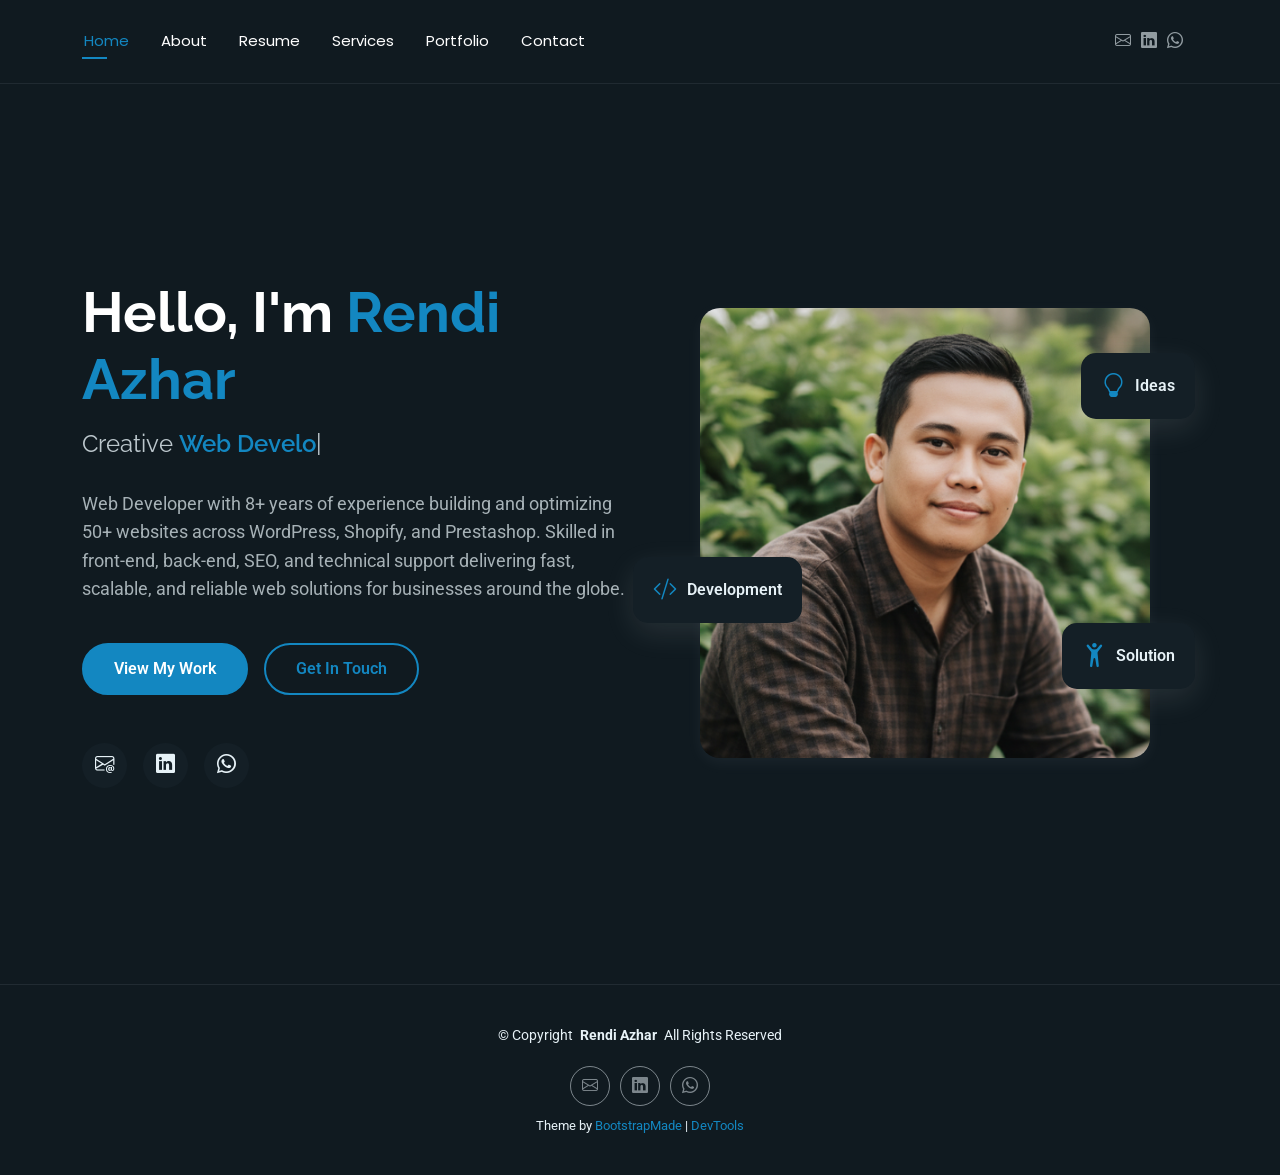
<file: index.html>
<!DOCTYPE html>
<html lang="en">

<head>
  <meta charset="utf-8">
  <meta content="width=device-width, initial-scale=1.0" name="viewport">
  <title>Rendi Azhar</title>
  <meta name="description" content="">
  <meta name="keywords" content="Rendi Azhar">

  <!-- Favicons -->
  <link href="assets/img/favicon.png" rel="icon">
  <link href="assets/img/apple-touch-icon.png" rel="apple-touch-icon">

  <!-- Fonts -->
  <link href="https://fonts.googleapis.com" rel="preconnect">
  <link href="https://fonts.gstatic.com" rel="preconnect" crossorigin>
  <link href="https://fonts.googleapis.com/css2?family=Roboto:ital,wght@0,100;0,300;0,400;0,500;0,700;0,900;1,100;1,300;1,400;1,500;1,700;1,900&family=Poppins:ital,wght@0,100;0,200;0,300;0,400;0,500;0,600;0,700;0,800;0,900;1,100;1,200;1,300;1,400;1,500;1,600;1,700;1,800;1,900&family=Raleway:ital,wght@0,100;0,200;0,300;0,400;0,500;0,600;0,700;0,800;0,900;1,100;1,200;1,300;1,400;1,500;1,600;1,700;1,800;1,900&display=swap" rel="stylesheet">

  <!-- Vendor CSS Files -->
  <link href="assets/vendor/bootstrap/css/bootstrap.min.css" rel="stylesheet">
  <link href="assets/vendor/bootstrap-icons/bootstrap-icons.css" rel="stylesheet">
  <link href="assets/vendor/aos/aos.css" rel="stylesheet">
  <link href="assets/vendor/swiper/swiper-bundle.min.css" rel="stylesheet">
  <link href="assets/vendor/glightbox/css/glightbox.min.css" rel="stylesheet">

  <!-- Main CSS File -->
  <link href="assets/css/main.css" rel="stylesheet">

  <!-- =======================================================
  * Template Name: FolioOne
  * Template URL: https://bootstrapmade.com/folioone-bootstrap-portfolio-website-template/
  * Updated: Aug 23 2025 with Bootstrap v5.3.7
  * Author: BootstrapMade.com
  * License: https://bootstrapmade.com/license/
  ======================================================== -->
</head>

<body class="index-page">

  <header id="header" class="header d-flex align-items-center light-background sticky-top">
    <div class="container position-relative d-flex align-items-center justify-content-between">

      <!-- <a href="index.html" class="logo d-flex align-items-center me-auto me-xl-0">
      <img src="assets/img/logo.webp" alt="">
      <h1 class="sitename">FolioOne</h1> 
    </a> -->

      <nav id="navmenu" class="navmenu">
        <ul>
          <li><a href="index.html" class="active">Home</a></li>
          <li><a href="about.html">About</a></li>
          <li><a href="resume.html">Resume</a></li>
          <li><a href="services.html">Services</a></li>
          <li><a href="portfolio.html">Portfolio</a></li>
          <li><a href="contact.html">Contact</a></li>
        </ul>
        <i class="mobile-nav-toggle d-xl-none bi bi-list"></i>
      </nav>

      <div class="header-social-links">
        <a href="mailto:azhard.rendi@gmail.com" class="twitter"><i class="bi bi-envelope"></i></a>
        <a href="https://linkedin.com/in/rendiazhard" class="linkedin"><i class="bi bi-linkedin"></i></a>
        <a href="https://wa.me/+6287780068939" class="facebook"><i class="bi bi-whatsapp"></i></a>
      </div>

    </div>
  </header>

  <main class="main">

    <!-- Hero Section -->
    <section id="hero" class="hero section">

      <div class="container" data-aos="fade-up" data-aos-delay="100">

        <div class="row gy-4 align-items-center">
          <div class="col-lg-6 order-2 order-lg-1">
            <div class="hero-content">
              <h1 data-aos="fade-up" data-aos-delay="200">Hello, I'm <span class="highlight">Rendi Azhar</span></h1>
              <h2 data-aos="fade-up" data-aos-delay="300">Creative <span class="typed" data-typed-items="Web Developer, Technical Support, SEO Specialist"></span></h2>
              <p data-aos="fade-up" data-aos-delay="400">Web Developer with 8+ years of experience building and optimizing 50+ websites across WordPress, Shopify, and Prestashop. Skilled in front-end, back-end, SEO, and technical support delivering fast, scalable, and reliable web solutions for businesses around the globe.</p>
              <div class="hero-actions" data-aos="fade-up" data-aos-delay="500">
                <a href="portfolio.html" class="btn btn-primary">View My Work</a>
                <a href="contact.html" class="btn btn-outline">Get In Touch</a>
              </div>
              <div class="social-links" data-aos="fade-up" data-aos-delay="600">
                <a href="mailto:azhard.rendi@gmail.com" class="twitter"><i class="bi bi-envelope-at"></i></a>
                <a href="https://linkedin.com/in/rendiazhard" class="linkedin"><i class="bi bi-linkedin"></i></a>
                <a href="https://wa.me/+6287780068939" class="facebook"><i class="bi bi-whatsapp"></i></a>
              </div>
            </div>
          </div>
          <div class="col-lg-6 order-1 order-lg-2">
            <div class="hero-image" data-aos="zoom-in" data-aos-delay="300">
              <div class="image-wrapper">
                <img src="assets/img/profile/rendi-azhar.png" alt="Rendi Azhar" class="img-fluid">
                <div class="floating-elements">
                  <div class="floating-card design" data-aos="fade-left" data-aos-delay="700">
                    <i class="bi bi-lightbulb"></i>
                    <span>Ideas</span>
                  </div>
                  <div class="floating-card code" data-aos="fade-right" data-aos-delay="800">
                    <i class="bi bi-code-slash"></i>
                    <span>Development</span>
                  </div>
                  <div class="floating-card creativity" data-aos="fade-up" data-aos-delay="900">
                    <i class="bi bi-person-arms-up"></i>
                    <span>Solution</span>
                  </div>
                </div>
              </div>
            </div>
          </div>
        </div>

      </div>

    </section><!-- /Hero Section -->

  </main>

  <footer id="footer" class="footer">

    <div class="container">
      <div class="copyright text-center ">
        <p>© <span>Copyright</span> <strong class="px-1 sitename">Rendi Azhar</strong> <span>All Rights Reserved<br></span></p>
      </div>
      <div class="social-links d-flex justify-content-center">
        <a href="mailto:azhard.rendi@gmail.com" class="twitter"><i class="bi bi-envelope"></i></a>
        <a href="https://linkedin.com/in/rendiazhard" class="linkedin"><i class="bi bi-linkedin"></i></a>
        <a href="https://wa.me/+6287780068939" class="facebook"><i class="bi bi-whatsapp"></i></a>
      </div>
      <div class="credits">
        <!-- All the links in the footer should remain intact. -->
        <!-- You can delete the links only if you've purchased the pro version. -->
        <!-- Licensing information: https://bootstrapmade.com/license/ -->
        <!-- Purchase the pro version with working PHP/AJAX contact form: [buy-url] -->
        Theme by <a href="https://bootstrapmade.com/">BootstrapMade</a> | <a href="https://bootstrapmade.com/tools/">DevTools</a>
      </div>
    </div>

  </footer>

  <!-- Scroll Top -->
  <a href="#" id="scroll-top" class="scroll-top d-flex align-items-center justify-content-center"><i class="bi bi-arrow-up-short"></i></a>

  <!-- Preloader -->
  <div id="preloader"></div>

  <!-- Vendor JS Files -->
  <script src="assets/vendor/bootstrap/js/bootstrap.bundle.min.js"></script>
  <script src="assets/vendor/php-email-form/validate.js"></script>
  <script src="assets/vendor/aos/aos.js"></script>
  <script src="assets/vendor/typed.js/typed.umd.js"></script>
  <script src="assets/vendor/waypoints/noframework.waypoints.js"></script>
  <script src="assets/vendor/purecounter/purecounter_vanilla.js"></script>
  <script src="assets/vendor/swiper/swiper-bundle.min.js"></script>
  <script src="assets/vendor/imagesloaded/imagesloaded.pkgd.min.js"></script>
  <script src="assets/vendor/isotope-layout/isotope.pkgd.min.js"></script>
  <script src="assets/vendor/glightbox/js/glightbox.min.js"></script>

  <!-- Main JS File -->
  <script src="assets/js/main.js"></script>

</body>

</html>
</file>
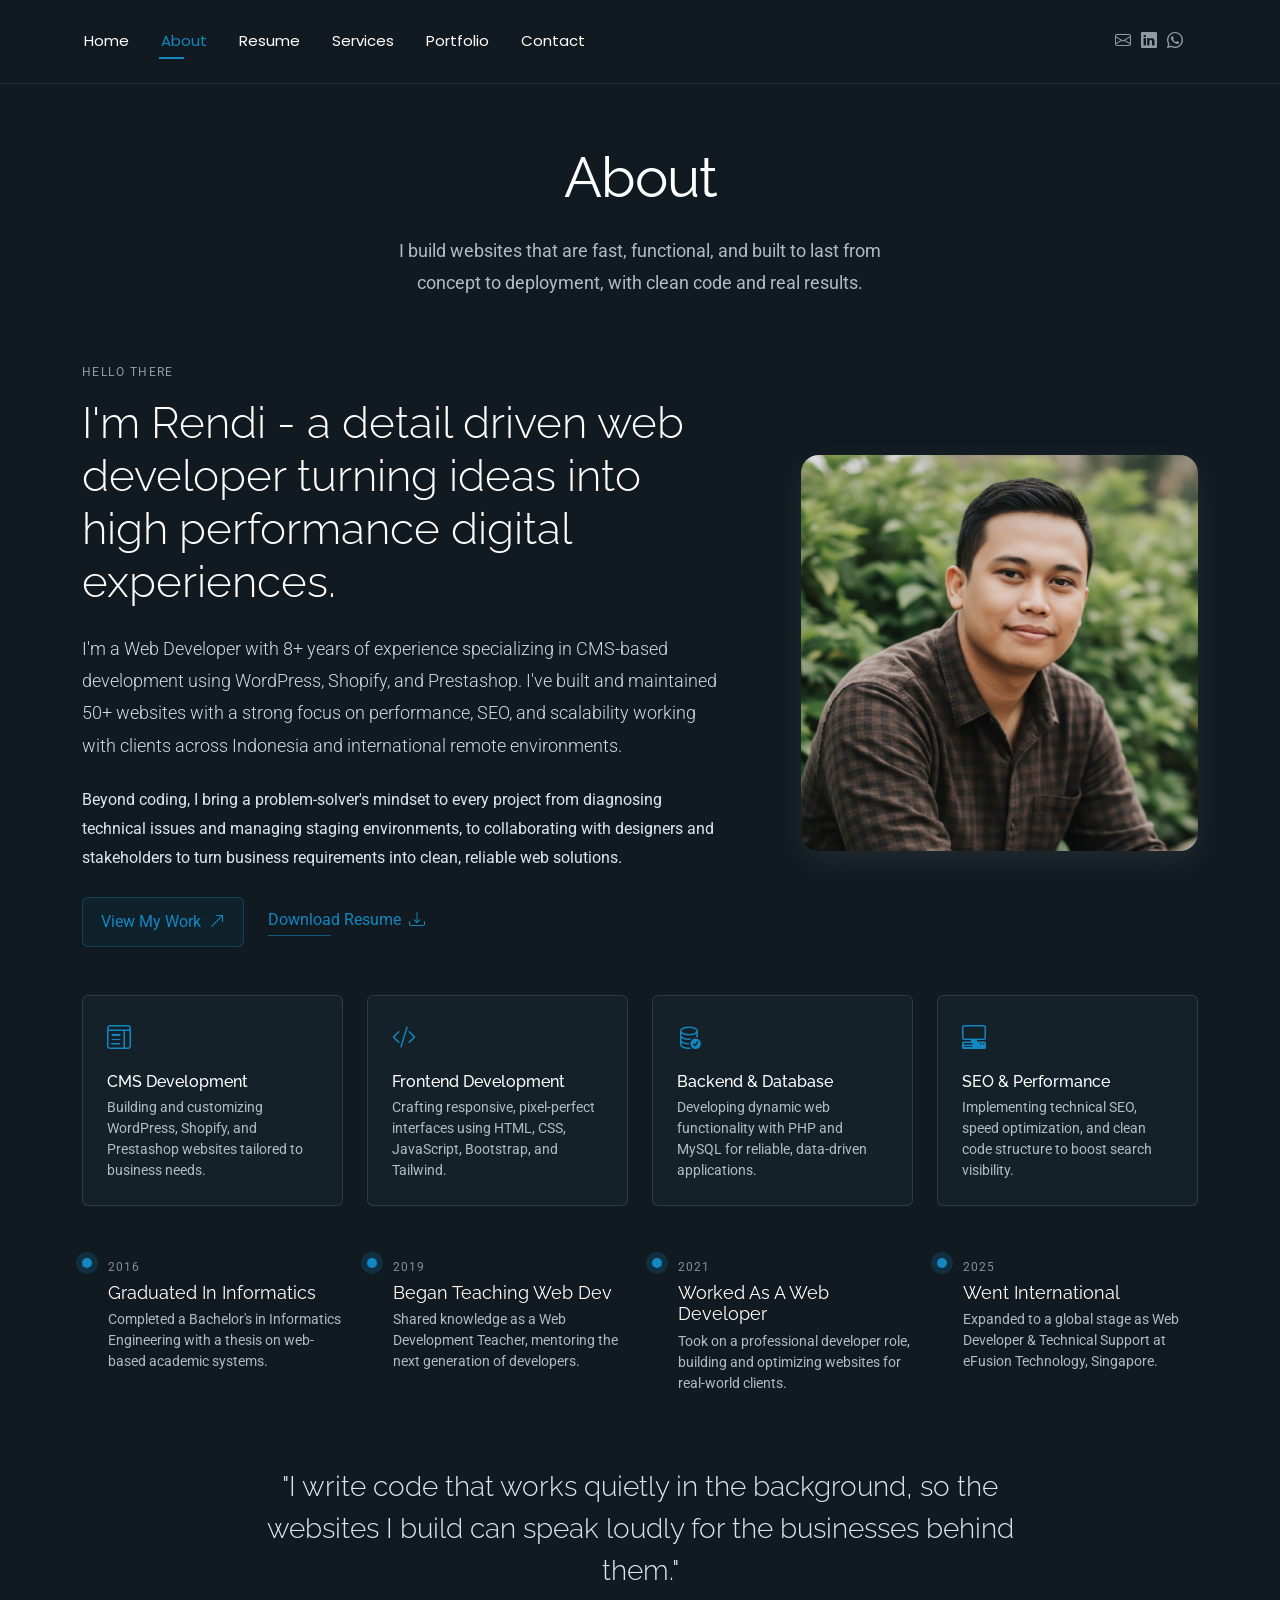
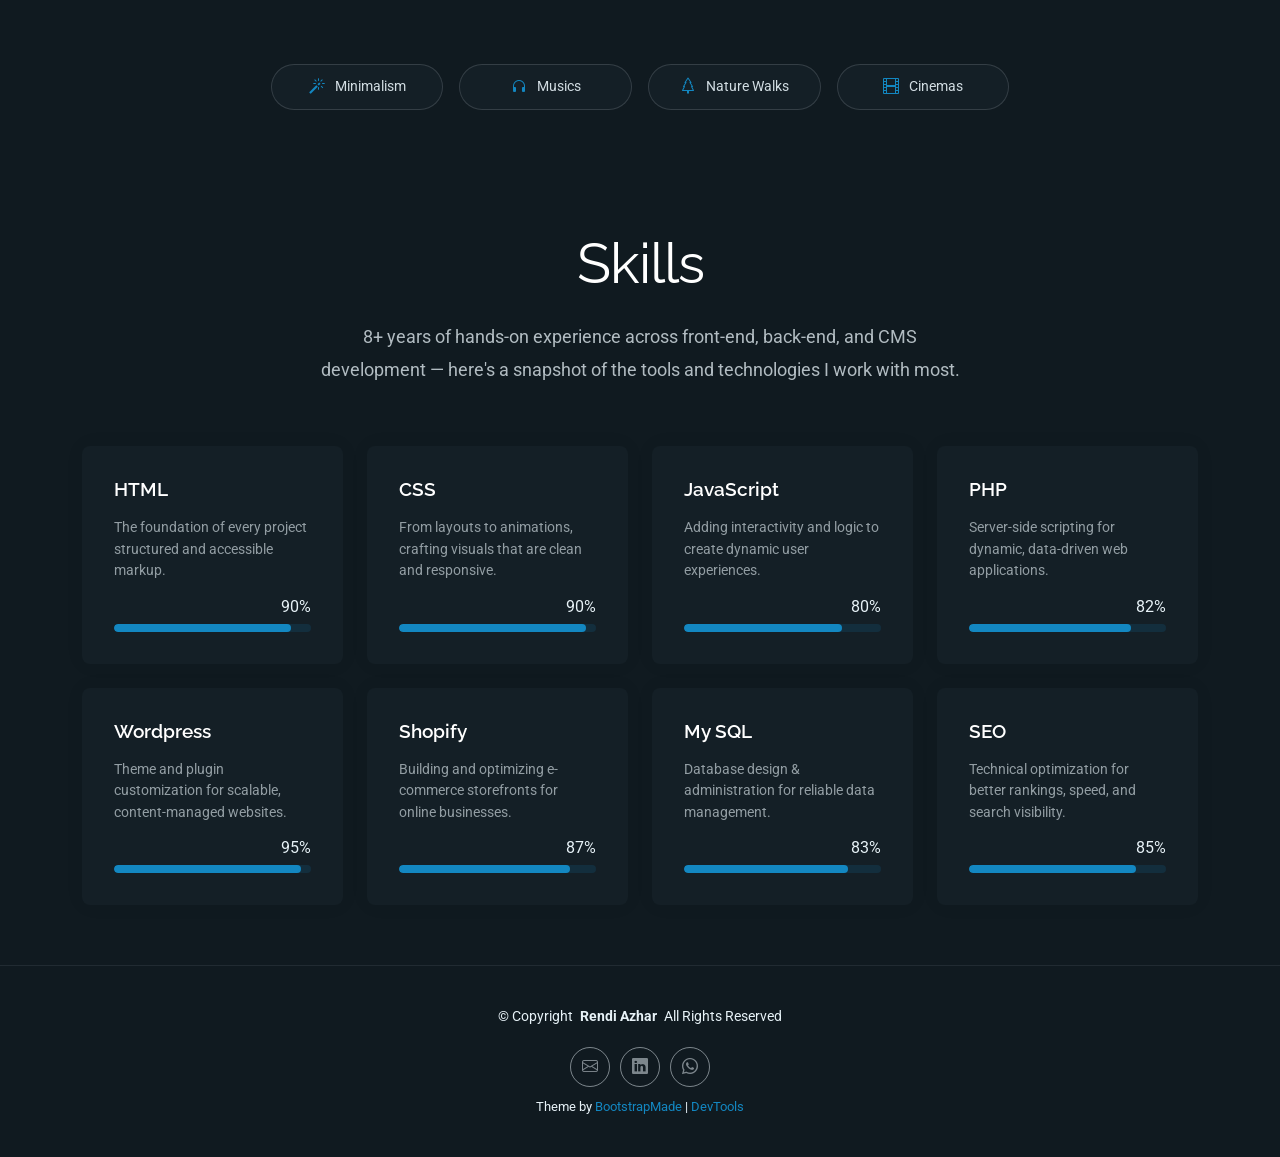
<file: about.html>
<!DOCTYPE html>
<html lang="en">

<head>
  <meta charset="utf-8">
  <meta content="width=device-width, initial-scale=1.0" name="viewport">
  <title>About - Rendi Azhar</title>
  <meta name="description" content="">
  <meta name="keywords" content="">

  <!-- Favicons -->
  <link href="assets/img/favicon.png" rel="icon">
  <link href="assets/img/apple-touch-icon.png" rel="apple-touch-icon">

  <!-- Fonts -->
  <link href="https://fonts.googleapis.com" rel="preconnect">
  <link href="https://fonts.gstatic.com" rel="preconnect" crossorigin>
  <link href="https://fonts.googleapis.com/css2?family=Roboto:ital,wght@0,100;0,300;0,400;0,500;0,700;0,900;1,100;1,300;1,400;1,500;1,700;1,900&family=Poppins:ital,wght@0,100;0,200;0,300;0,400;0,500;0,600;0,700;0,800;0,900;1,100;1,200;1,300;1,400;1,500;1,600;1,700;1,800;1,900&family=Raleway:ital,wght@0,100;0,200;0,300;0,400;0,500;0,600;0,700;0,800;0,900;1,100;1,200;1,300;1,400;1,500;1,600;1,700;1,800;1,900&display=swap" rel="stylesheet">

  <!-- Vendor CSS Files -->
  <link href="assets/vendor/bootstrap/css/bootstrap.min.css" rel="stylesheet">
  <link href="assets/vendor/bootstrap-icons/bootstrap-icons.css" rel="stylesheet">
  <link href="assets/vendor/aos/aos.css" rel="stylesheet">
  <link href="assets/vendor/swiper/swiper-bundle.min.css" rel="stylesheet">
  <link href="assets/vendor/glightbox/css/glightbox.min.css" rel="stylesheet">

  <!-- Main CSS File -->
  <link href="assets/css/main.css" rel="stylesheet">

  <!-- =======================================================
  * Template Name: FolioOne
  * Template URL: https://bootstrapmade.com/folioone-bootstrap-portfolio-website-template/
  * Updated: Aug 23 2025 with Bootstrap v5.3.7
  * Author: BootstrapMade.com
  * License: https://bootstrapmade.com/license/
  ======================================================== -->
</head>

<body class="about-page">

  <header id="header" class="header d-flex align-items-center light-background sticky-top">
    <div class="container position-relative d-flex align-items-center justify-content-between">

      <!-- <a href="index.html" class="logo d-flex align-items-center me-auto me-xl-0">
      <img src="assets/img/logo.webp" alt="">
      <h1 class="sitename">FolioOne</h1> 
    </a> -->

      <nav id="navmenu" class="navmenu">
        <ul>
          <li><a href="index.html">Home</a></li>
          <li><a href="about.html" class="active">About</a></li>
          <li><a href="resume.html">Resume</a></li>
          <li><a href="services.html">Services</a></li>
          <li><a href="portfolio.html">Portfolio</a></li>
          <li><a href="contact.html">Contact</a></li>
        </ul>
        <i class="mobile-nav-toggle d-xl-none bi bi-list"></i>
      </nav>

      <div class="header-social-links">
        <a href="mailto:azhard.rendi@gmail.com" class="twitter"><i class="bi bi-envelope"></i></a>
        <a href="https://linkedin.com/in/rendiazhard" class="linkedin"><i class="bi bi-linkedin"></i></a>
        <a href="https://wa.me/+6287780068939" class="facebook"><i class="bi bi-whatsapp"></i></a>
      </div>

    </div>
  </header>

  <main class="main">

    <!-- About Section -->
    <section id="about" class="about section">

      <!-- Section Title -->
      <div class="container section-title" data-aos="fade-up">
        <h2>About</h2>
        <p>I build websites that are fast, functional, and built to last from concept to deployment, with clean code and real results.</p>
      </div><!-- End Section Title -->

      <div class="container" data-aos="fade-up" data-aos-delay="100">

        <!-- Intro + Photo -->
        <div class="row align-items-center justify-content-between gy-5 mb-5">
          <div class="col-lg-7" data-aos="fade-right" data-aos-delay="150">
            <div class="intro-content">
              <span class="eyebrow">Hello there</span>
              <h2 class="headline">I'm Rendi - a detail driven web developer turning ideas into high performance digital experiences.</h2>
              <p class="lead">
                I'm a Web Developer with 8+ years of experience specializing in CMS-based development using WordPress, Shopify, and Prestashop. I've built and maintained 50+ websites with a strong focus on performance, SEO, and scalability working with clients across Indonesia and international remote environments.
              </p>
              <p>
                Beyond coding, I bring a problem-solver's mindset to every project from diagnosing technical issues and managing staging environments, to collaborating with designers and stakeholders to turn business requirements into clean, reliable web solutions.
              </p>

              <div class="cta-group">
                <a href="portfolio.html" class="btn-ghost">
                  View My Work <i class="bi bi-arrow-up-right"></i>
                </a>
                <a href="assets/doc/Rendi Azhar CV.pdf" target="_blank" class="link-underline">
                  Download Resume <i class="bi bi-download"></i>
                </a>
              </div>
            </div>
          </div>

          <div class="col-lg-5" data-aos="zoom-in" data-aos-delay="250">
            <figure class="profile-figure text-center text-lg-end">
              <img src="assets/img/profile/rendi-azhar.png" alt="Portrait of Alex" class="img-fluid profile-photo">
            </figure>
          </div>
        </div>
        <!-- End Intro + Photo -->

        <!-- Skills Grid -->
        <div class="mb-5">
          <div class="row g-4">
            <div class="col-6 col-md-4 col-lg-3" data-aos="fade-up" data-aos-delay="120">
              <div class="skill-item">
                <i class="bi bi-layout-text-window"></i>
                <h3>CMS Development</h3>
                <p>Building and customizing WordPress, Shopify, and Prestashop websites tailored to business needs.</p>
              </div>
            </div>
            <div class="col-6 col-md-4 col-lg-3" data-aos="fade-up" data-aos-delay="180">
              <div class="skill-item">
                <i class="bi bi-code-slash"></i>
                <h3>Frontend Development</h3>
                <p>Crafting responsive, pixel-perfect interfaces using HTML, CSS, JavaScript, Bootstrap, and Tailwind.</p>
              </div>
            </div>
            <div class="col-6 col-md-4 col-lg-3" data-aos="fade-up" data-aos-delay="240">
              <div class="skill-item">
                <i class="bi bi-database-check"></i>
                <h3>Backend & Database</h3>
                <p>Developing dynamic web functionality with PHP and MySQL for reliable, data-driven applications.</p>
              </div>
            </div>
            <div class="col-6 col-md-4 col-lg-3" data-aos="fade-up" data-aos-delay="300">
              <div class="skill-item">
                <i class="bi bi-pc-display-horizontal"></i>
                <h3>SEO & Performance</h3>
                <p>Implementing technical SEO, speed optimization, and clean code structure to boost search visibility.</p>
              </div>
            </div>
          </div>
        </div>
        <!-- End Skills Grid -->

        <!-- Journey Timeline -->
        <div class="mb-5">
          <div class="row g-4">
            <div class="col-md-6 col-lg-3" data-aos="fade-up" data-aos-delay="120">
              <article class="timeline-item">
                <span class="dot"></span>
                <time>2016</time>
                <h4>Graduated In Informatics</h4>
                <p>Completed a Bachelor's in Informatics Engineering with a thesis on web-based academic systems.</p>
              </article>
            </div>
            <div class="col-md-6 col-lg-3" data-aos="fade-up" data-aos-delay="180">
              <article class="timeline-item">
                <span class="dot"></span>
                <time>2019</time>
                <h4>Began Teaching Web Dev</h4>
                <p>Shared knowledge as a Web Development Teacher, mentoring the next generation of developers.</p>
              </article>
            </div>
            <div class="col-md-6 col-lg-3" data-aos="fade-up" data-aos-delay="240">
              <article class="timeline-item">
                <span class="dot"></span>
                <time>2021</time>
                <h4>Worked As A Web Developer</h4>
                <p>Took on a professional developer role, building and optimizing websites for real-world clients.</p>
              </article>
            </div>
            <div class="col-md-6 col-lg-3" data-aos="fade-up" data-aos-delay="300">
              <article class="timeline-item">
                <span class="dot"></span>
                <time>2025</time>
                <h4>Went International</h4>
                <p>Expanded to a global stage as Web Developer & Technical Support at eFusion Technology, Singapore.</p>
              </article>
            </div>
          </div>
        </div>
        <!-- End Journey Timeline -->

        <!-- Quote -->
        <blockquote class="personal-quote text-center mb-5" data-aos="fade-down" data-aos-delay="200">
          <p>"I write code that works quietly in the background, so the websites I build can speak loudly for the businesses behind them."</p>
        </blockquote>
        <!-- End Quote -->

        <!-- Fun Facts -->
        <div class="row g-3 justify-content-center">
          <div class="col-6 col-md-3 col-lg-2" data-aos="zoom-in" data-aos-delay="120">
            <div class="fact-pill">
              <i class="bi bi-magic"></i>
              <span>Minimalism</span>
            </div>
          </div>
          <div class="col-6 col-md-3 col-lg-2" data-aos="zoom-in" data-aos-delay="160">
            <div class="fact-pill">
              <i class="bi bi-headphones"></i>
              <span>Musics</span>
            </div>
          </div>
          <div class="col-6 col-md-3 col-lg-2" data-aos="zoom-in" data-aos-delay="200">
            <div class="fact-pill">
              <i class="bi bi-tree"></i>
              <span>Nature Walks</span>
            </div>
          </div>
          <div class="col-6 col-md-3 col-lg-2" data-aos="zoom-in" data-aos-delay="240">
            <div class="fact-pill">
              <i class="bi bi-film"></i>
              <span>Cinemas</span>
            </div>
          </div>
        </div>
        <!-- End Fun Facts -->

      </div>

    </section><!-- /About Section -->

    <!-- Skills Section -->
    <section id="skills" class="skills section">

      <!-- Section Title -->
      <div class="container section-title" data-aos="fade-up">
        <h2>Skills</h2>
        <p>8+ years of hands-on experience across front-end, back-end, and CMS development — here's a snapshot of the tools and technologies I work with most.</p>
      </div><!-- End Section Title -->

      <div class="container" data-aos="fade-up" data-aos-delay="100">

        <div class="row g-4 skills-animation">

          <div class="col-md-6 col-lg-3" data-aos="fade-up" data-aos-delay="100">
            <div class="skill-box">
              <h3>HTML</h3>
              <p>The foundation of every project structured and accessible markup.</p>
              <span class="text-end d-block">90%</span>
              <div class="progress">
                <div class="progress-bar" role="progressbar" aria-valuenow="90" aria-valuemin="0" aria-valuemax="100"></div>
              </div>
            </div>
          </div>

          <div class="col-md-6 col-lg-3" data-aos="fade-up" data-aos-delay="200">
            <div class="skill-box">
              <h3>CSS</h3>
              <p>From layouts to animations, crafting visuals that are clean and responsive.</p>
              <span class="text-end d-block">90%</span>
              <div class="progress">
                <div class="progress-bar" role="progressbar" aria-valuenow="95" aria-valuemin="0" aria-valuemax="100"></div>
              </div>
            </div>
          </div>

          <div class="col-md-6 col-lg-3" data-aos="fade-up" data-aos-delay="300">
            <div class="skill-box">
              <h3>JavaScript</h3>
              <p>Adding interactivity and logic to create dynamic user experiences.</p>
              <span class="text-end d-block">80%</span>
              <div class="progress">
                <div class="progress-bar" role="progressbar" aria-valuenow="80" aria-valuemin="0" aria-valuemax="100"></div>
              </div>
            </div>
          </div>

          <div class="col-md-6 col-lg-3" data-aos="fade-up" data-aos-delay="400">
            <div class="skill-box">
              <h3>PHP</h3>
              <p>Server-side scripting for dynamic, data-driven web applications.</p>
              <span class="text-end d-block">82%</span>
              <div class="progress">
                <div class="progress-bar" role="progressbar" aria-valuenow="82" aria-valuemin="0" aria-valuemax="100">
                </div>
              </div>
            </div>
          </div>

          <div class="col-md-6 col-lg-3" data-aos="fade-up" data-aos-delay="400">
            <div class="skill-box">
              <h3>Wordpress</h3>
              <p>Theme and plugin customization for scalable, content-managed websites.</p>
              <span class="text-end d-block">95%</span>
              <div class="progress">
                <div class="progress-bar" role="progressbar" aria-valuenow="95" aria-valuemin="0" aria-valuemax="100">
                </div>
              </div>
            </div>
          </div>

          <div class="col-md-6 col-lg-3" data-aos="fade-up" data-aos-delay="400">
            <div class="skill-box">
              <h3>Shopify</h3>
              <p>Building and optimizing e-commerce storefronts for online businesses.</p>
              <span class="text-end d-block">87%</span>
              <div class="progress">
                <div class="progress-bar" role="progressbar" aria-valuenow="87" aria-valuemin="0" aria-valuemax="100">
                </div>
              </div>
            </div>
          </div>

          <div class="col-md-6 col-lg-3" data-aos="fade-up" data-aos-delay="400">
            <div class="skill-box">
              <h3>My SQL</h3>
              <p>Database design & administration for reliable data management.</p>
              <span class="text-end d-block">83%</span>
              <div class="progress">
                <div class="progress-bar" role="progressbar" aria-valuenow="83" aria-valuemin="0" aria-valuemax="100">
                </div>
              </div>
            </div>
          </div>

          <div class="col-md-6 col-lg-3" data-aos="fade-up" data-aos-delay="400">
            <div class="skill-box">
              <h3>SEO</h3>
              <p>Technical optimization for better rankings, speed, and search visibility.</p>
              <span class="text-end d-block">85%</span>
              <div class="progress">
                <div class="progress-bar" role="progressbar" aria-valuenow="85" aria-valuemin="0" aria-valuemax="100">
                </div>
              </div>
            </div>
          </div>

        </div>

      </div>

    </section><!-- /Skills Section -->

  </main>

  <footer id="footer" class="footer">

    <div class="container">
      <div class="copyright text-center ">
        <p>© <span>Copyright</span> <strong class="px-1 sitename">Rendi Azhar</strong> <span>All Rights Reserved<br></span></p>
      </div>
      <div class="social-links d-flex justify-content-center">
        <a href="mailto:azhard.rendi@gmail.com" class="twitter"><i class="bi bi-envelope"></i></a>
        <a href="https://linkedin.com/in/rendiazhard" class="linkedin"><i class="bi bi-linkedin"></i></a>
        <a href="https://wa.me/+6287780068939" class="facebook"><i class="bi bi-whatsapp"></i></a>
      </div>
      <div class="credits">
        <!-- All the links in the footer should remain intact. -->
        <!-- You can delete the links only if you've purchased the pro version. -->
        <!-- Licensing information: https://bootstrapmade.com/license/ -->
        <!-- Purchase the pro version with working PHP/AJAX contact form: [buy-url] -->
        Theme by <a href="https://bootstrapmade.com/">BootstrapMade</a> | <a href="https://bootstrapmade.com/tools/">DevTools</a>
      </div>
    </div>

  </footer>

  <!-- Scroll Top -->
  <a href="#" id="scroll-top" class="scroll-top d-flex align-items-center justify-content-center"><i class="bi bi-arrow-up-short"></i></a>

  <!-- Preloader -->
  <div id="preloader"></div>

  <!-- Vendor JS Files -->
  <script src="assets/vendor/bootstrap/js/bootstrap.bundle.min.js"></script>
  <script src="assets/vendor/php-email-form/validate.js"></script>
  <script src="assets/vendor/aos/aos.js"></script>
  <script src="assets/vendor/typed.js/typed.umd.js"></script>
  <script src="assets/vendor/waypoints/noframework.waypoints.js"></script>
  <script src="assets/vendor/purecounter/purecounter_vanilla.js"></script>
  <script src="assets/vendor/swiper/swiper-bundle.min.js"></script>
  <script src="assets/vendor/imagesloaded/imagesloaded.pkgd.min.js"></script>
  <script src="assets/vendor/isotope-layout/isotope.pkgd.min.js"></script>
  <script src="assets/vendor/glightbox/js/glightbox.min.js"></script>

  <!-- Main JS File -->
  <script src="assets/js/main.js"></script>

</body>

</html>
</file>
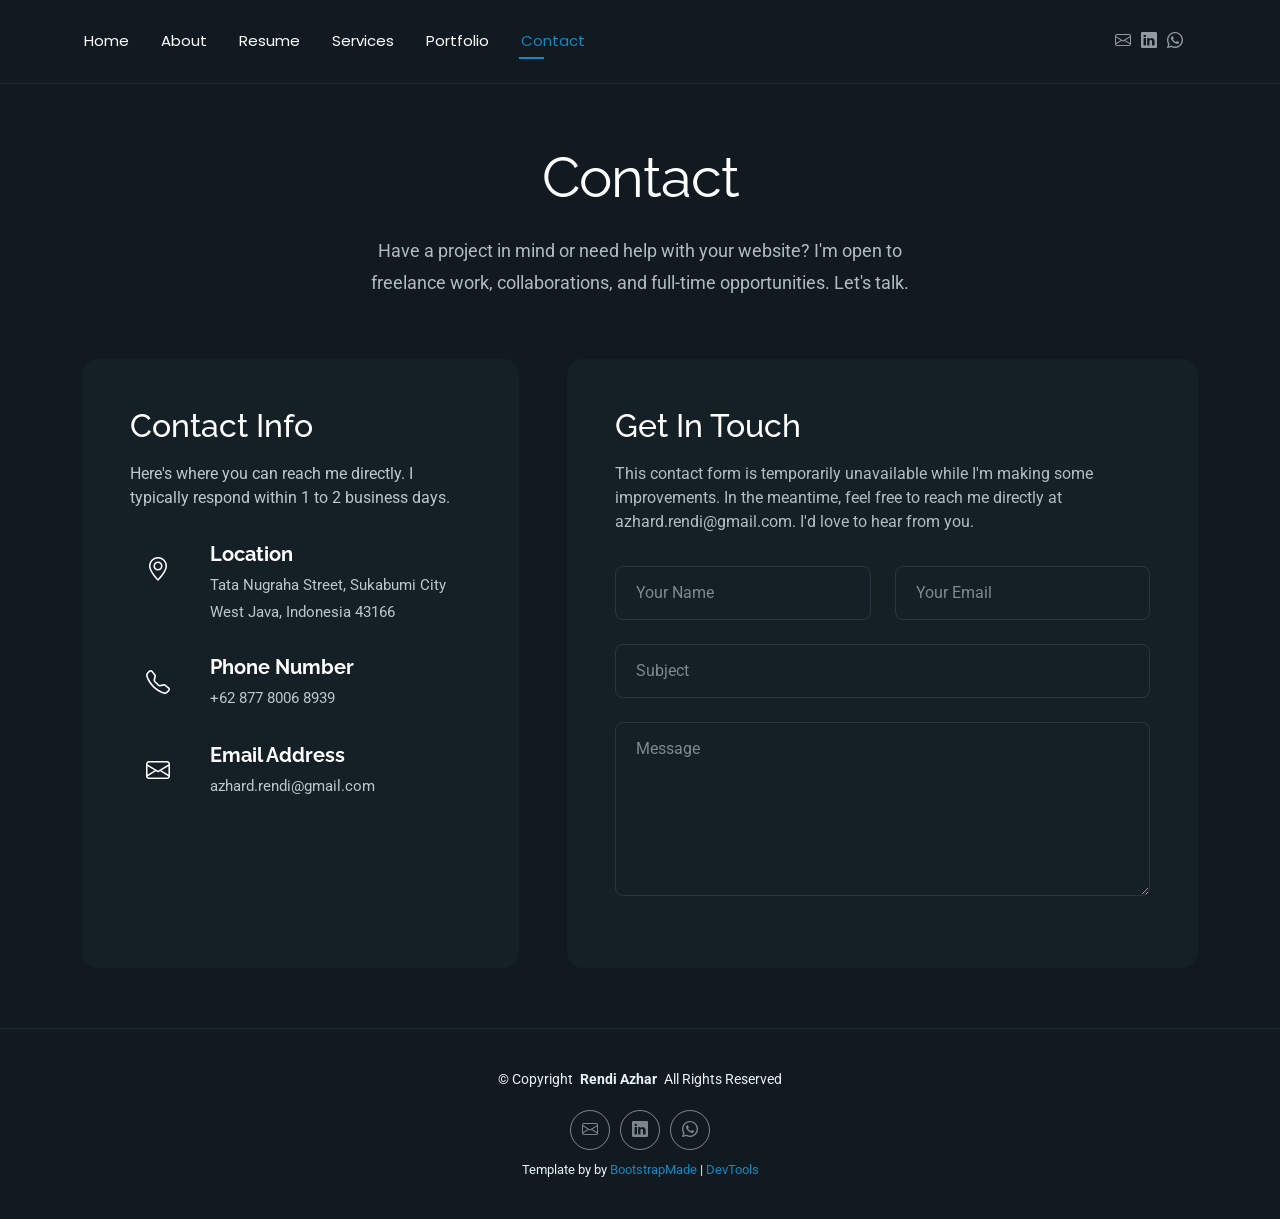
<file: contact.html>
<!DOCTYPE html>
<html lang="en">

<head>
  <meta charset="utf-8">
  <meta content="width=device-width, initial-scale=1.0" name="viewport">
  <title>Contact - Rendi Azhar</title>
  <meta name="description" content="">
  <meta name="keywords" content="">

  <!-- Favicons -->
  <link href="assets/img/favicon.png" rel="icon">
  <link href="assets/img/apple-touch-icon.png" rel="apple-touch-icon">

  <!-- Fonts -->
  <link href="https://fonts.googleapis.com" rel="preconnect">
  <link href="https://fonts.gstatic.com" rel="preconnect" crossorigin>
  <link href="https://fonts.googleapis.com/css2?family=Roboto:ital,wght@0,100;0,300;0,400;0,500;0,700;0,900;1,100;1,300;1,400;1,500;1,700;1,900&family=Poppins:ital,wght@0,100;0,200;0,300;0,400;0,500;0,600;0,700;0,800;0,900;1,100;1,200;1,300;1,400;1,500;1,600;1,700;1,800;1,900&family=Raleway:ital,wght@0,100;0,200;0,300;0,400;0,500;0,600;0,700;0,800;0,900;1,100;1,200;1,300;1,400;1,500;1,600;1,700;1,800;1,900&display=swap" rel="stylesheet">

  <!-- Vendor CSS Files -->
  <link href="assets/vendor/bootstrap/css/bootstrap.min.css" rel="stylesheet">
  <link href="assets/vendor/bootstrap-icons/bootstrap-icons.css" rel="stylesheet">
  <link href="assets/vendor/aos/aos.css" rel="stylesheet">
  <link href="assets/vendor/swiper/swiper-bundle.min.css" rel="stylesheet">
  <link href="assets/vendor/glightbox/css/glightbox.min.css" rel="stylesheet">

  <!-- Main CSS File -->
  <link href="assets/css/main.css" rel="stylesheet">

  <!-- =======================================================
  * Template Name: FolioOne
  * Template URL: https://bootstrapmade.com/folioone-bootstrap-portfolio-website-template/
  * Updated: Aug 23 2025 with Bootstrap v5.3.7
  * Author: BootstrapMade.com
  * License: https://bootstrapmade.com/license/
  ======================================================== -->
</head>

<body class="contact-page">

  <header id="header" class="header d-flex align-items-center light-background sticky-top">
    <div class="container position-relative d-flex align-items-center justify-content-between">

      <!-- <a href="index.html" class="logo d-flex align-items-center me-auto me-xl-0">
      <img src="assets/img/logo.webp" alt="">
      <h1 class="sitename">FolioOne</h1> 
    </a> -->

      <nav id="navmenu" class="navmenu">
        <ul>
          <li><a href="index.html">Home</a></li>
          <li><a href="about.html">About</a></li>
          <li><a href="resume.html">Resume</a></li>
          <li><a href="services.html">Services</a></li>
          <li><a href="portfolio.html">Portfolio</a></li>
          <li><a href="contact.html" class="active">Contact</a></li>
        </ul>
        <i class="mobile-nav-toggle d-xl-none bi bi-list"></i>
      </nav>

      <div class="header-social-links">
        <a href="mailto:azhard.rendi@gmail.com" class="twitter"><i class="bi bi-envelope"></i></a>
        <a href="https://linkedin.com/in/rendiazhard" class="linkedin"><i class="bi bi-linkedin"></i></a>
        <a href="https://wa.me/+6287780068939" class="facebook"><i class="bi bi-whatsapp"></i></a>
      </div>

    </div>
  </header>

  <main class="main">

    <!-- Contact Section -->
    <section id="contact" class="contact section">

      <!-- Section Title -->
      <div class="container section-title" data-aos="fade-up">
        <h2>Contact</h2>
        <p>Have a project in mind or need help with your website? I'm open to freelance work, collaborations, and full-time opportunities. Let's talk.</p>
      </div><!-- End Section Title -->

      <div class="container" data-aos="fade-up" data-aos-delay="100">

        <div class="row g-4 g-lg-5">
          <div class="col-lg-5">
            <div class="info-box" data-aos="fade-up" data-aos-delay="200">
              <h3>Contact Info</h3>
              <p>Here's where you can reach me directly. I typically respond within 1 to 2 business days.</p>

              <div class="info-item" data-aos="fade-up" data-aos-delay="300">
                <div class="icon-box">
                  <i class="bi bi-geo-alt"></i>
                </div>
                <div class="content">
                  <h4>Location</h4>
                  <p>Tata Nugraha Street, Sukabumi City</p>
                  <p>West Java, Indonesia 43166</p>
                </div>
              </div>

              <div class="info-item" data-aos="fade-up" data-aos-delay="400">
                <div class="icon-box">
                  <i class="bi bi-telephone"></i>
                </div>
                <div class="content">
                  <h4>Phone Number</h4>
                  <p>+62 877 8006 8939</p>
                </div>
              </div>

              <div class="info-item" data-aos="fade-up" data-aos-delay="500">
                <div class="icon-box">
                  <i class="bi bi-envelope"></i>
                </div>
                <div class="content">
                  <h4>Email Address</h4>
                  <p>azhard.rendi@gmail.com</p>
                </div>
              </div>
            </div>
          </div>

          <div class="col-lg-7">
            <div class="contact-form" data-aos="fade-up" data-aos-delay="300">
              <h3>Get In Touch</h3>
              <p>This contact form is temporarily unavailable while I'm making some improvements. In the meantime, feel free to reach me directly at azhard.rendi@gmail.com. I'd love to hear from you.</p>

              <form action="#" method="post" class="php-email-form" data-aos="fade-up" data-aos-delay="200">
                <div class="row gy-4">

                  <div class="col-md-6">
                    <input type="text" name="name" class="form-control" placeholder="Your Name" required="">
                  </div>

                  <div class="col-md-6 ">
                    <input type="email" class="form-control" name="email" placeholder="Your Email" required="">
                  </div>

                  <div class="col-12">
                    <input type="text" class="form-control" name="subject" placeholder="Subject" required="">
                  </div>

                  <div class="col-12">
                    <textarea class="form-control" name="message" rows="6" placeholder="Message" required=""></textarea>
                  </div>

                  <div class="col-12 text-center">

                  </div>

                </div>
              </form>

            </div>
          </div>

        </div>

      </div>

    </section><!-- /Contact Section -->

  </main>

  <footer id="footer" class="footer">

    <div class="container">
      <div class="copyright text-center ">
        <p>© <span>Copyright</span> <strong class="px-1 sitename">Rendi Azhar</strong> <span>All Rights Reserved<br></span></p>
      </div>
      <div class="social-links d-flex justify-content-center">
        <a href="mailto:azhard.rendi@gmail.com" class="twitter"><i class="bi bi-envelope"></i></a>
        <a href="https://linkedin.com/in/rendiazhard" class="linkedin"><i class="bi bi-linkedin"></i></a>
        <a href="https://wa.me/+6287780068939" class="facebook"><i class="bi bi-whatsapp"></i></a>
      </div>
      <div class="credits">
        <!-- All the links in the footer should remain intact. -->
        <!-- You can delete the links only if you've purchased the pro version. -->
        <!-- Licensing information: https://bootstrapmade.com/license/ -->
        <!-- Purchase the pro version with working PHP/AJAX contact form: [buy-url] -->
        Template by by <a href="https://bootstrapmade.com/">BootstrapMade</a> | <a href="https://bootstrapmade.com/tools/">DevTools</a>
      </div>
    </div>

  </footer>

  <!-- Scroll Top -->
  <a href="#" id="scroll-top" class="scroll-top d-flex align-items-center justify-content-center"><i class="bi bi-arrow-up-short"></i></a>

  <!-- Preloader -->
  <div id="preloader"></div>

  <!-- Vendor JS Files -->
  <script src="assets/vendor/bootstrap/js/bootstrap.bundle.min.js"></script>
  <script src="assets/vendor/php-email-form/validate.js"></script>
  <script src="assets/vendor/aos/aos.js"></script>
  <script src="assets/vendor/typed.js/typed.umd.js"></script>
  <script src="assets/vendor/waypoints/noframework.waypoints.js"></script>
  <script src="assets/vendor/purecounter/purecounter_vanilla.js"></script>
  <script src="assets/vendor/swiper/swiper-bundle.min.js"></script>
  <script src="assets/vendor/imagesloaded/imagesloaded.pkgd.min.js"></script>
  <script src="assets/vendor/isotope-layout/isotope.pkgd.min.js"></script>
  <script src="assets/vendor/glightbox/js/glightbox.min.js"></script>

  <!-- Main JS File -->
  <script src="assets/js/main.js"></script>

</body>

</html>
</file>
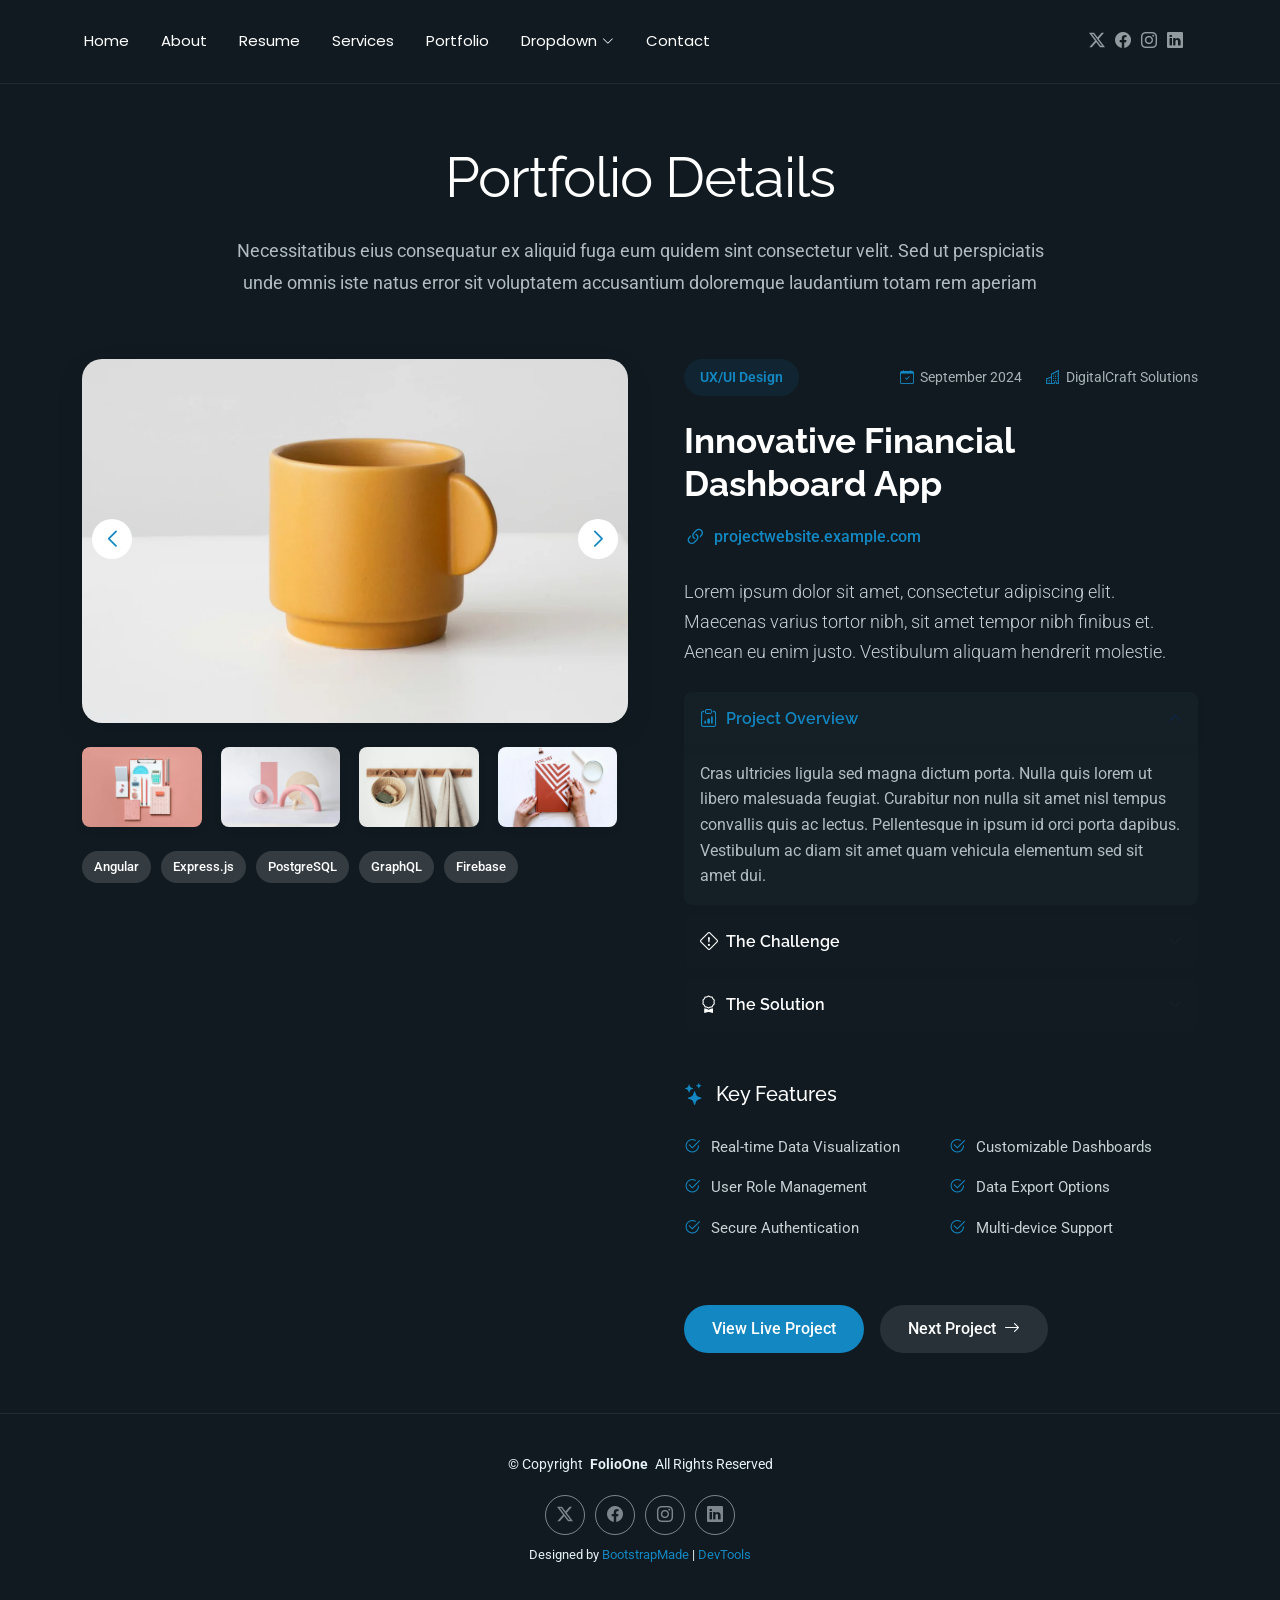
<file: portfolio-details.html>
<!DOCTYPE html>
<html lang="en">

<head>
  <meta charset="utf-8">
  <meta content="width=device-width, initial-scale=1.0" name="viewport">
  <title>Portfolio Details - FolioOne Bootstrap Template</title>
  <meta name="description" content="">
  <meta name="keywords" content="">

  <!-- Favicons -->
  <link href="assets/img/favicon.png" rel="icon">
  <link href="assets/img/apple-touch-icon.png" rel="apple-touch-icon">

  <!-- Fonts -->
  <link href="https://fonts.googleapis.com" rel="preconnect">
  <link href="https://fonts.gstatic.com" rel="preconnect" crossorigin>
  <link href="https://fonts.googleapis.com/css2?family=Roboto:ital,wght@0,100;0,300;0,400;0,500;0,700;0,900;1,100;1,300;1,400;1,500;1,700;1,900&family=Poppins:ital,wght@0,100;0,200;0,300;0,400;0,500;0,600;0,700;0,800;0,900;1,100;1,200;1,300;1,400;1,500;1,600;1,700;1,800;1,900&family=Raleway:ital,wght@0,100;0,200;0,300;0,400;0,500;0,600;0,700;0,800;0,900;1,100;1,200;1,300;1,400;1,500;1,600;1,700;1,800;1,900&display=swap" rel="stylesheet">

  <!-- Vendor CSS Files -->
  <link href="assets/vendor/bootstrap/css/bootstrap.min.css" rel="stylesheet">
  <link href="assets/vendor/bootstrap-icons/bootstrap-icons.css" rel="stylesheet">
  <link href="assets/vendor/aos/aos.css" rel="stylesheet">
  <link href="assets/vendor/swiper/swiper-bundle.min.css" rel="stylesheet">
  <link href="assets/vendor/glightbox/css/glightbox.min.css" rel="stylesheet">

  <!-- Main CSS File -->
  <link href="assets/css/main.css" rel="stylesheet">

  <!-- =======================================================
  * Template Name: FolioOne
  * Template URL: https://bootstrapmade.com/folioone-bootstrap-portfolio-website-template/
  * Updated: Aug 23 2025 with Bootstrap v5.3.7
  * Author: BootstrapMade.com
  * License: https://bootstrapmade.com/license/
  ======================================================== -->
</head>

<body class="portfolio-details-page">

  <header id="header" class="header d-flex align-items-center light-background sticky-top">
    <div class="container position-relative d-flex align-items-center justify-content-between">

      <!-- <a href="index.html" class="logo d-flex align-items-center me-auto me-xl-0">
      <img src="assets/img/logo.webp" alt="">
      <h1 class="sitename">FolioOne</h1> 
    </a> -->

      <nav id="navmenu" class="navmenu">
        <ul>
          <li><a href="index.html">Home</a></li>
          <li><a href="about.html">About</a></li>
          <li><a href="resume.html">Resume</a></li>
          <li><a href="services.html">Services</a></li>
          <li><a href="portfolio.html">Portfolio</a></li>
          <li class="dropdown"><a href="#"><span>Dropdown</span> <i class="bi bi-chevron-down toggle-dropdown"></i></a>
            <ul>
              <li><a href="#">Dropdown 1</a></li>
              <li class="dropdown"><a href="#"><span>Deep Dropdown</span> <i class="bi bi-chevron-down toggle-dropdown"></i></a>
                <ul>
                  <li><a href="#">Deep Dropdown 1</a></li>
                  <li><a href="#">Deep Dropdown 2</a></li>
                  <li><a href="#">Deep Dropdown 3</a></li>
                  <li><a href="#">Deep Dropdown 4</a></li>
                  <li><a href="#">Deep Dropdown 5</a></li>
                </ul>
              </li>
              <li><a href="#">Dropdown 2</a></li>
              <li><a href="#">Dropdown 3</a></li>
              <li><a href="#">Dropdown 4</a></li>
            </ul>
          </li>
          <li><a href="contact.html">Contact</a></li>
        </ul>
        <i class="mobile-nav-toggle d-xl-none bi bi-list"></i>
      </nav>

      <div class="header-social-links">
        <a href="#" class="twitter"><i class="bi bi-twitter-x"></i></a>
        <a href="#" class="facebook"><i class="bi bi-facebook"></i></a>
        <a href="#" class="instagram"><i class="bi bi-instagram"></i></a>
        <a href="#" class="linkedin"><i class="bi bi-linkedin"></i></a>
      </div>

    </div>
  </header>

  <main class="main">

    <!-- Portfolio Details Section -->
    <section id="portfolio-details" class="portfolio-details section">

      <!-- Section Title -->
      <div class="container section-title" data-aos="fade-up">
        <h2>Portfolio Details</h2>
        <p>Necessitatibus eius consequatur ex aliquid fuga eum quidem sint consectetur velit. Sed ut perspiciatis unde omnis iste natus error sit voluptatem accusantium doloremque laudantium totam rem aperiam</p>
      </div><!-- End Section Title -->

      <div class="container" data-aos="fade-up" data-aos-delay="100">

        <div class="row gy-4">
          <div class="col-lg-6" data-aos="fade-right">
            <div class="portfolio-details-media">
              <div class="main-image">
                <div class="portfolio-details-slider swiper init-swiper" data-aos="zoom-in">
                  <script type="application/json" class="swiper-config">
                    {
                      "loop": true,
                      "speed": 1000,
                      "autoplay": {
                        "delay": 6000
                      },
                      "effect": "creative",
                      "creativeEffect": {
                        "prev": {
                          "shadow": true,
                          "translate": [0, 0, -400]
                        },
                        "next": {
                          "translate": ["100%", 0, 0]
                        }
                      },
                      "slidesPerView": 1,
                      "navigation": {
                        "nextEl": ".swiper-button-next",
                        "prevEl": ".swiper-button-prev"
                      }
                    }
                  </script>
                  <div class="swiper-wrapper">
                    <div class="swiper-slide">
                      <img src="assets/img/portfolio/portfolio-5.webp" alt="Portfolio Image" class="img-fluid">
                    </div>
                    <div class="swiper-slide">
                      <img src="assets/img/portfolio/portfolio-7.webp" alt="Portfolio Image" class="img-fluid">
                    </div>
                    <div class="swiper-slide">
                      <img src="assets/img/portfolio/portfolio-8.webp" alt="Portfolio Image" class="img-fluid">
                    </div>
                  </div>
                  <div class="swiper-button-prev"></div>
                  <div class="swiper-button-next"></div>
                </div>
              </div>

              <div class="thumbnail-grid" data-aos="fade-up" data-aos-delay="200">
                <div class="row g-2 mt-3">
                  <div class="col-3">
                    <img src="assets/img/portfolio/portfolio-4.webp" alt="Gallery Image" class="img-fluid glightbox">
                  </div>
                  <div class="col-3">
                    <img src="assets/img/portfolio/portfolio-6.webp" alt="Gallery Image" class="img-fluid glightbox">
                  </div>
                  <div class="col-3">
                    <img src="assets/img/portfolio/portfolio-11.webp" alt="Gallery Image" class="img-fluid glightbox">
                  </div>
                  <div class="col-3">
                    <img src="assets/img/portfolio/portfolio-12.webp" alt="Gallery Image" class="img-fluid glightbox">
                  </div>
                </div>
              </div>

              <div class="tech-stack-badges" data-aos="fade-up" data-aos-delay="300">
                <span>Angular</span>
                <span>Express.js</span>
                <span>PostgreSQL</span>
                <span>GraphQL</span>
                <span>Firebase</span>
              </div>
            </div>
          </div>

          <div class="col-lg-6" data-aos="fade-left">
            <div class="portfolio-details-content">
              <div class="project-meta">
                <div class="badge-wrapper">
                  <span class="project-badge">UX/UI Design</span>
                </div>
                <div class="date-client">
                  <div class="meta-item">
                    <i class="bi bi-calendar-check"></i>
                    <span>September 2024</span>
                  </div>
                  <div class="meta-item">
                    <i class="bi bi-buildings"></i>
                    <span>DigitalCraft Solutions</span>
                  </div>
                </div>
              </div>

              <h2 class="project-title">Innovative Financial Dashboard App</h2>

              <div class="project-website">
                <i class="bi bi-link-45deg"></i>
                <a href="#" target="_blank">projectwebsite.example.com</a>
              </div>

              <div class="project-overview">
                <p class="lead">
                  Lorem ipsum dolor sit amet, consectetur adipiscing elit. Maecenas varius tortor nibh, sit amet tempor nibh finibus et. Aenean eu enim justo. Vestibulum aliquam hendrerit molestie.
                </p>

                <div class="accordion project-accordion" id="portfolio-details-projectAccordion">
                  <div class="accordion-item" data-aos="fade-up">
                    <h2 class="accordion-header">
                      <button class="accordion-button" type="button" data-bs-toggle="collapse" data-bs-target="#portfolio-details-collapse-1" aria-expanded="true" aria-controls="collapseOne">
                        <i class="bi bi-clipboard-data me-2"></i> Project Overview
                      </button>
                    </h2>
                    <div id="portfolio-details-collapse-1" class="accordion-collapse collapse show" data-bs-parent="#portfolio-details-projectAccordion">
                      <div class="accordion-body">
                        <p>Cras ultricies ligula sed magna dictum porta. Nulla quis lorem ut libero malesuada feugiat. Curabitur non nulla sit amet nisl tempus convallis quis ac lectus. Pellentesque in ipsum id orci porta dapibus. Vestibulum ac diam sit amet quam vehicula elementum sed sit amet dui.</p>
                      </div>
                    </div>
                  </div>

                  <div class="accordion-item" data-aos="fade-up" data-aos-delay="100">
                    <h2 class="accordion-header">
                      <button class="accordion-button collapsed" type="button" data-bs-toggle="collapse" data-bs-target="#portfolio-details-collapse-2" aria-expanded="false" aria-controls="collapseTwo">
                        <i class="bi bi-exclamation-diamond me-2"></i> The Challenge
                      </button>
                    </h2>
                    <div id="portfolio-details-collapse-2" class="accordion-collapse collapse" data-bs-parent="#portfolio-details-projectAccordion">
                      <div class="accordion-body">
                        <p>Mauris blandit aliquet elit, eget tincidunt nibh pulvinar a. Vivamus suscipit tortor eget felis porttitor volutpat. Curabitur aliquet quam id dui posuere blandit. Praesent sapien massa, convallis a pellentesque nec, egestas non nisi. Sed porttitor lectus nibh.</p>
                      </div>
                    </div>
                  </div>

                  <div class="accordion-item" data-aos="fade-up" data-aos-delay="200">
                    <h2 class="accordion-header">
                      <button class="accordion-button collapsed" type="button" data-bs-toggle="collapse" data-bs-target="#portfolio-details-collapse-3" aria-expanded="false" aria-controls="collapseThree">
                        <i class="bi bi-award me-2"></i> The Solution
                      </button>
                    </h2>
                    <div id="portfolio-details-collapse-3" class="accordion-collapse collapse" data-bs-parent="#portfolio-details-projectAccordion">
                      <div class="accordion-body">
                        <p>Donec sollicitudin molestie malesuada. Curabitur arcu erat, accumsan id imperdiet et, porttitor at sem. Vestibulum ante ipsum primis in faucibus orci luctus et ultrices posuere cubilia Curae; Donec velit neque, auctor sit amet aliquam vel, ullamcorper sit amet ligula.</p>
                      </div>
                    </div>
                  </div>
                </div>
              </div>

              <div class="project-features" data-aos="fade-up" data-aos-delay="300">
                <h3><i class="bi bi-stars"></i> Key Features</h3>
                <div class="row g-3">
                  <div class="col-md-6">
                    <ul class="feature-list">
                      <li><i class="bi bi-check2-circle"></i> Real-time Data Visualization</li>
                      <li><i class="bi bi-check2-circle"></i> User Role Management</li>
                      <li><i class="bi bi-check2-circle"></i> Secure Authentication</li>
                    </ul>
                  </div>
                  <div class="col-md-6">
                    <ul class="feature-list">
                      <li><i class="bi bi-check2-circle"></i> Customizable Dashboards</li>
                      <li><i class="bi bi-check2-circle"></i> Data Export Options</li>
                      <li><i class="bi bi-check2-circle"></i> Multi-device Support</li>
                    </ul>
                  </div>
                </div>
              </div>

              <div class="cta-buttons" data-aos="fade-up" data-aos-delay="400">
                <a href="#" class="btn-view-project">View Live Project</a>
                <a href="#" class="btn-next-project">Next Project <i class="bi bi-arrow-right"></i></a>
              </div>
            </div>
          </div>
        </div>

      </div>

    </section><!-- /Portfolio Details Section -->

  </main>

  <footer id="footer" class="footer">

    <div class="container">
      <div class="copyright text-center ">
        <p>© <span>Copyright</span> <strong class="px-1 sitename">FolioOne</strong> <span>All Rights Reserved<br></span></p>
      </div>
      <div class="social-links d-flex justify-content-center">
        <a href=""><i class="bi bi-twitter-x"></i></a>
        <a href=""><i class="bi bi-facebook"></i></a>
        <a href=""><i class="bi bi-instagram"></i></a>
        <a href=""><i class="bi bi-linkedin"></i></a>
      </div>
      <div class="credits">
        <!-- All the links in the footer should remain intact. -->
        <!-- You can delete the links only if you've purchased the pro version. -->
        <!-- Licensing information: https://bootstrapmade.com/license/ -->
        <!-- Purchase the pro version with working PHP/AJAX contact form: [buy-url] -->
        Designed by <a href="https://bootstrapmade.com/">BootstrapMade</a> | <a href="https://bootstrapmade.com/tools/">DevTools</a>
      </div>
    </div>

  </footer>

  <!-- Scroll Top -->
  <a href="#" id="scroll-top" class="scroll-top d-flex align-items-center justify-content-center"><i class="bi bi-arrow-up-short"></i></a>

  <!-- Preloader -->
  <div id="preloader"></div>

  <!-- Vendor JS Files -->
  <script src="assets/vendor/bootstrap/js/bootstrap.bundle.min.js"></script>
  <script src="assets/vendor/php-email-form/validate.js"></script>
  <script src="assets/vendor/aos/aos.js"></script>
  <script src="assets/vendor/typed.js/typed.umd.js"></script>
  <script src="assets/vendor/waypoints/noframework.waypoints.js"></script>
  <script src="assets/vendor/purecounter/purecounter_vanilla.js"></script>
  <script src="assets/vendor/swiper/swiper-bundle.min.js"></script>
  <script src="assets/vendor/imagesloaded/imagesloaded.pkgd.min.js"></script>
  <script src="assets/vendor/isotope-layout/isotope.pkgd.min.js"></script>
  <script src="assets/vendor/glightbox/js/glightbox.min.js"></script>

  <!-- Main JS File -->
  <script src="assets/js/main.js"></script>

</body>

</html>
</file>
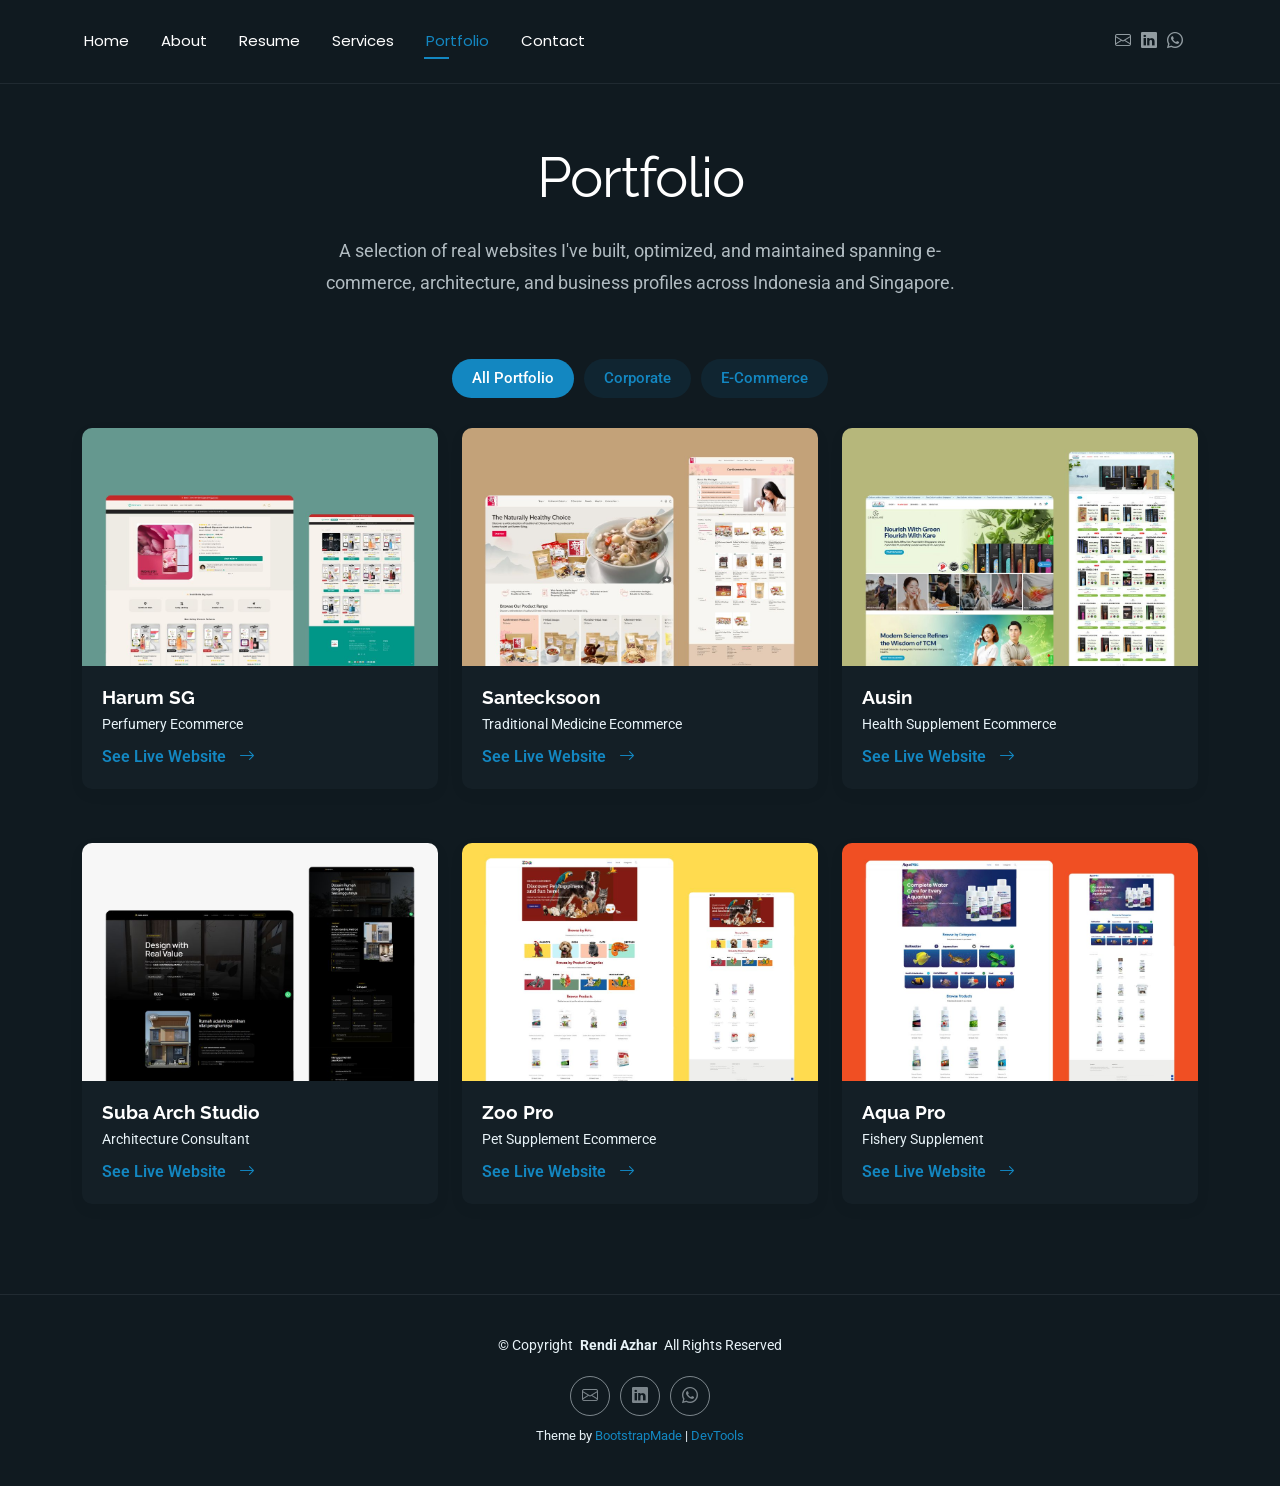
<file: portfolio.html>
<!DOCTYPE html>
<html lang="en">

<head>
  <meta charset="utf-8">
  <meta content="width=device-width, initial-scale=1.0" name="viewport">
  <title>Portfolio - Rendi Azhar</title>
  <meta name="description" content="">
  <meta name="keywords" content="">

  <!-- Favicons -->
  <link href="assets/img/favicon.png" rel="icon">
  <link href="assets/img/apple-touch-icon.png" rel="apple-touch-icon">

  <!-- Fonts -->
  <link href="https://fonts.googleapis.com" rel="preconnect">
  <link href="https://fonts.gstatic.com" rel="preconnect" crossorigin>
  <link href="https://fonts.googleapis.com/css2?family=Roboto:ital,wght@0,100;0,300;0,400;0,500;0,700;0,900;1,100;1,300;1,400;1,500;1,700;1,900&family=Poppins:ital,wght@0,100;0,200;0,300;0,400;0,500;0,600;0,700;0,800;0,900;1,100;1,200;1,300;1,400;1,500;1,600;1,700;1,800;1,900&family=Raleway:ital,wght@0,100;0,200;0,300;0,400;0,500;0,600;0,700;0,800;0,900;1,100;1,200;1,300;1,400;1,500;1,600;1,700;1,800;1,900&display=swap" rel="stylesheet">

  <!-- Vendor CSS Files -->
  <link href="assets/vendor/bootstrap/css/bootstrap.min.css" rel="stylesheet">
  <link href="assets/vendor/bootstrap-icons/bootstrap-icons.css" rel="stylesheet">
  <link href="assets/vendor/aos/aos.css" rel="stylesheet">
  <link href="assets/vendor/swiper/swiper-bundle.min.css" rel="stylesheet">
  <link href="assets/vendor/glightbox/css/glightbox.min.css" rel="stylesheet">

  <!-- Main CSS File -->
  <link href="assets/css/main.css" rel="stylesheet">

  <!-- =======================================================
  * Template Name: FolioOne
  * Template URL: https://bootstrapmade.com/folioone-bootstrap-portfolio-website-template/
  * Updated: Aug 23 2025 with Bootstrap v5.3.7
  * Author: BootstrapMade.com
  * License: https://bootstrapmade.com/license/
  ======================================================== -->
</head>

<body class="portfolio-page">

  <header id="header" class="header d-flex align-items-center light-background sticky-top">
    <div class="container position-relative d-flex align-items-center justify-content-between">

      <!-- <a href="index.html" class="logo d-flex align-items-center me-auto me-xl-0">
      <img src="assets/img/logo.webp" alt="">
      <h1 class="sitename">FolioOne</h1> 
    </a> -->

      <nav id="navmenu" class="navmenu">
        <ul>
          <li><a href="index.html">Home</a></li>
          <li><a href="about.html">About</a></li>
          <li><a href="resume.html">Resume</a></li>
          <li><a href="services.html">Services</a></li>
          <li><a href="portfolio.html" class="active">Portfolio</a></li>
          <li><a href="contact.html">Contact</a></li>
        </ul>
        <i class="mobile-nav-toggle d-xl-none bi bi-list"></i>
      </nav>

      <div class="header-social-links">
        <a href="mailto:azhard.rendi@gmail.com" class="twitter"><i class="bi bi-envelope"></i></a>
        <a href="https://linkedin.com/in/rendiazhard" class="linkedin"><i class="bi bi-linkedin"></i></a>
        <a href="https://wa.me/+6287780068939" class="facebook"><i class="bi bi-whatsapp"></i></a>
      </div>

    </div>
  </header>

  <main class="main">

    <!-- Portfolio Section -->
    <section id="portfolio" class="portfolio section">

      <!-- Section Title -->
      <div class="container section-title" data-aos="fade-up">
        <h2>Portfolio</h2>
        <p>A selection of real websites I've built, optimized, and maintained spanning e-commerce, architecture, and business profiles across Indonesia and Singapore.</p>
      </div><!-- End Section Title -->

      <div class="container" data-aos="fade-up" data-aos-delay="100">

        <div class="isotope-layout" data-default-filter="*" data-layout="masonry" data-sort="original-order">
          <ul class="portfolio-filters isotope-filters" data-aos="fade-up" data-aos-delay="200">
            <li data-filter="*" class="filter-active">All Portfolio</li>
            <li data-filter=".filter-strategy">Corporate</li>
            <li data-filter=".filter-finance">E-Commerce</li>
          </ul><!-- End Portfolio Filters -->

          <div class="row gy-4 isotope-container" data-aos="fade-up" data-aos-delay="300">

            <div class="col-lg-4 col-md-6 portfolio-item isotope-item filter-finance">
              <div class="portfolio-card">
                <div class="portfolio-img">
                  <img src="assets/img/portfolio/harum.jpg" alt="Portfolio Item" class="img-fluid">
                  <div class="portfolio-overlay">
                    <a href="assets/img/portfolio/harum.jpg" class="glightbox portfolio-lightbox"><i class="bi bi-plus"></i></a>
                    <a href="https://harum.sg" target="_blank" class="portfolio-details-link"><i class="bi bi-link"></i></a>
                  </div>
                </div>
                <div class="portfolio-info">
                  <h4>Harum SG</h4>
                  <p>Perfumery Ecommerce</p>
                  <a href="https://harum.sg" target="_blank" class="portfolio-link">
                    <span>See Live Website</span>
                    <i class="bi bi-arrow-right"></i>
                  </a>
                </div>
              </div>
            </div>

            <div class="col-lg-4 col-md-6 portfolio-item isotope-item filter-finance">
              <div class="portfolio-card">
                <div class="portfolio-img">
                  <img src="assets/img/portfolio/santecksoon.jpg" alt="Portfolio Item" class="img-fluid">
                  <div class="portfolio-overlay">
                    <a href="assets/img/portfolio/santecksoon.jpg" class="glightbox portfolio-lightbox"><i class="bi bi-plus"></i></a>
                    <a href="#" class="portfolio-details-link"><i class="bi bi-link"></i></a>
                  </div>
                </div>
                <div class="portfolio-info">
                  <h4>Santecksoon</h4>
                  <p>Traditional Medicine Ecommerce</p>
                  <a href="https://santecksoon.com" target="_blank" class="portfolio-link">
                    <span>See Live Website</span>
                    <i class="bi bi-arrow-right"></i>
                  </a>
                </div>
              </div>
            </div>

            <div class="col-lg-4 col-md-6 portfolio-item isotope-item filter-finance">
              <div class="portfolio-card">
                <div class="portfolio-img">
                  <img src="assets/img/portfolio/ausin.jpg" alt="Portfolio Item" class="img-fluid">
                  <div class="portfolio-overlay">
                    <a href="assets/img/portfolio/ausin.jpg" class="glightbox portfolio-lightbox"><i class="bi bi-plus"></i></a>
                    <a href="#" class="portfolio-details-link"><i class="bi bi-link"></i></a>
                  </div>
                </div>
                <div class="portfolio-info">
                  <h4>Ausin</h4>
                  <p>Health Supplement Ecommerce</p>
                  <a href="https://ausin.com.sg" target="_blank" class="portfolio-link">
                    <span>See Live Website</span>
                    <i class="bi bi-arrow-right"></i>
                  </a>
                </div>
              </div>
            </div>

            <div class="col-lg-4 col-md-6 portfolio-item isotope-item filter-strategy">
              <div class="portfolio-card">
                <div class="portfolio-img">
                  <img src="assets/img/portfolio/suba-arch.jpg" alt="Portfolio Item" class="img-fluid">
                  <div class="portfolio-overlay">
                    <a href="assets/img/portfolio/suba-arch.jpg" class="glightbox portfolio-lightbox"><i class="bi bi-plus"></i></a>
                    <a href="#" class="portfolio-details-link"><i class="bi bi-link"></i></a>
                  </div>
                </div>
                <div class="portfolio-info">
                  <h4>Suba Arch Studio</h4>
                  <p>Architecture Consultant</p>
                  <a href="https://suba-arch.co.id" target="_blank" class="portfolio-link">
                    <span>See Live Website</span>
                    <i class="bi bi-arrow-right"></i>
                  </a>
                </div>
              </div>
            </div>

            <div class="col-lg-4 col-md-6 portfolio-item isotope-item filter-finance">
              <div class="portfolio-card">
                <div class="portfolio-img">
                  <img src="assets/img/portfolio/zoopropet.jpg" alt="Portfolio Item" class="img-fluid">
                  <div class="portfolio-overlay">
                    <a href="assets/img/portfolio/zoopropet.jpg" class="glightbox portfolio-lightbox"><i class="bi bi-plus"></i></a>
                    <a href="#" class="portfolio-details-link"><i class="bi bi-link"></i></a>
                  </div>
                </div>
                <div class="portfolio-info">
                  <h4>Zoo Pro</h4>
                  <p>Pet Supplement Ecommerce</p>
                  <a href="https://zoopropet.com" target="_blank" class="portfolio-link">
                    <span>See Live Website</span>
                    <i class="bi bi-arrow-right"></i>
                  </a>
                </div>
              </div>
            </div>

            <div class="col-lg-4 col-md-6 portfolio-item isotope-item filter-finance">
              <div class="portfolio-card">
                <div class="portfolio-img">
                  <img src="assets/img/portfolio/aquapro.jpg" alt="Portfolio Item" class="img-fluid">
                  <div class="portfolio-overlay">
                    <a href="assets/img/portfolio/aquapro.jpg" class="glightbox portfolio-lightbox"><i class="bi bi-plus"></i></a>
                    <a href="#" class="portfolio-details-link"><i class="bi bi-link"></i></a>
                  </div>
                </div>
                <div class="portfolio-info">
                  <h4>Aqua Pro</h4>
                  <p>Fishery Supplement</p>
                  <a href="https://aquapropet.com" target="_blank" class="portfolio-link">
                    <span>See Live Website</span>
                    <i class="bi bi-arrow-right"></i>
                  </a>
                </div>
              </div>
            </div>
          </div><!-- End Portfolio Items Container -->

        </div>

      </div>

    </section><!-- /Portfolio Section -->

  </main>

  <footer id="footer" class="footer">

    <div class="container">
      <div class="copyright text-center ">
        <p>© <span>Copyright</span> <strong class="px-1 sitename">Rendi Azhar</strong> <span>All Rights Reserved<br></span></p>
      </div>
      <div class="social-links d-flex justify-content-center">
        <a href="mailto:azhard.rendi@gmail.com" class="twitter"><i class="bi bi-envelope"></i></a>
        <a href="https://linkedin.com/in/rendiazhard" class="linkedin"><i class="bi bi-linkedin"></i></a>
        <a href="https://wa.me/+6287780068939" class="facebook"><i class="bi bi-whatsapp"></i></a>
      </div>
      <div class="credits">
        <!-- All the links in the footer should remain intact. -->
        <!-- You can delete the links only if you've purchased the pro version. -->
        <!-- Licensing information: https://bootstrapmade.com/license/ -->
        <!-- Purchase the pro version with working PHP/AJAX contact form: [buy-url] -->
        Theme by <a href="https://bootstrapmade.com/">BootstrapMade</a> | <a href="https://bootstrapmade.com/tools/">DevTools</a>
      </div>
    </div>

  </footer>

  <!-- Scroll Top -->
  <a href="#" id="scroll-top" class="scroll-top d-flex align-items-center justify-content-center"><i class="bi bi-arrow-up-short"></i></a>

  <!-- Preloader -->
  <div id="preloader"></div>

  <!-- Vendor JS Files -->
  <script src="assets/vendor/bootstrap/js/bootstrap.bundle.min.js"></script>
  <script src="assets/vendor/php-email-form/validate.js"></script>
  <script src="assets/vendor/aos/aos.js"></script>
  <script src="assets/vendor/typed.js/typed.umd.js"></script>
  <script src="assets/vendor/waypoints/noframework.waypoints.js"></script>
  <script src="assets/vendor/purecounter/purecounter_vanilla.js"></script>
  <script src="assets/vendor/swiper/swiper-bundle.min.js"></script>
  <script src="assets/vendor/imagesloaded/imagesloaded.pkgd.min.js"></script>
  <script src="assets/vendor/isotope-layout/isotope.pkgd.min.js"></script>
  <script src="assets/vendor/glightbox/js/glightbox.min.js"></script>

  <!-- Main JS File -->
  <script src="assets/js/main.js"></script>

</body>

</html>
</file>
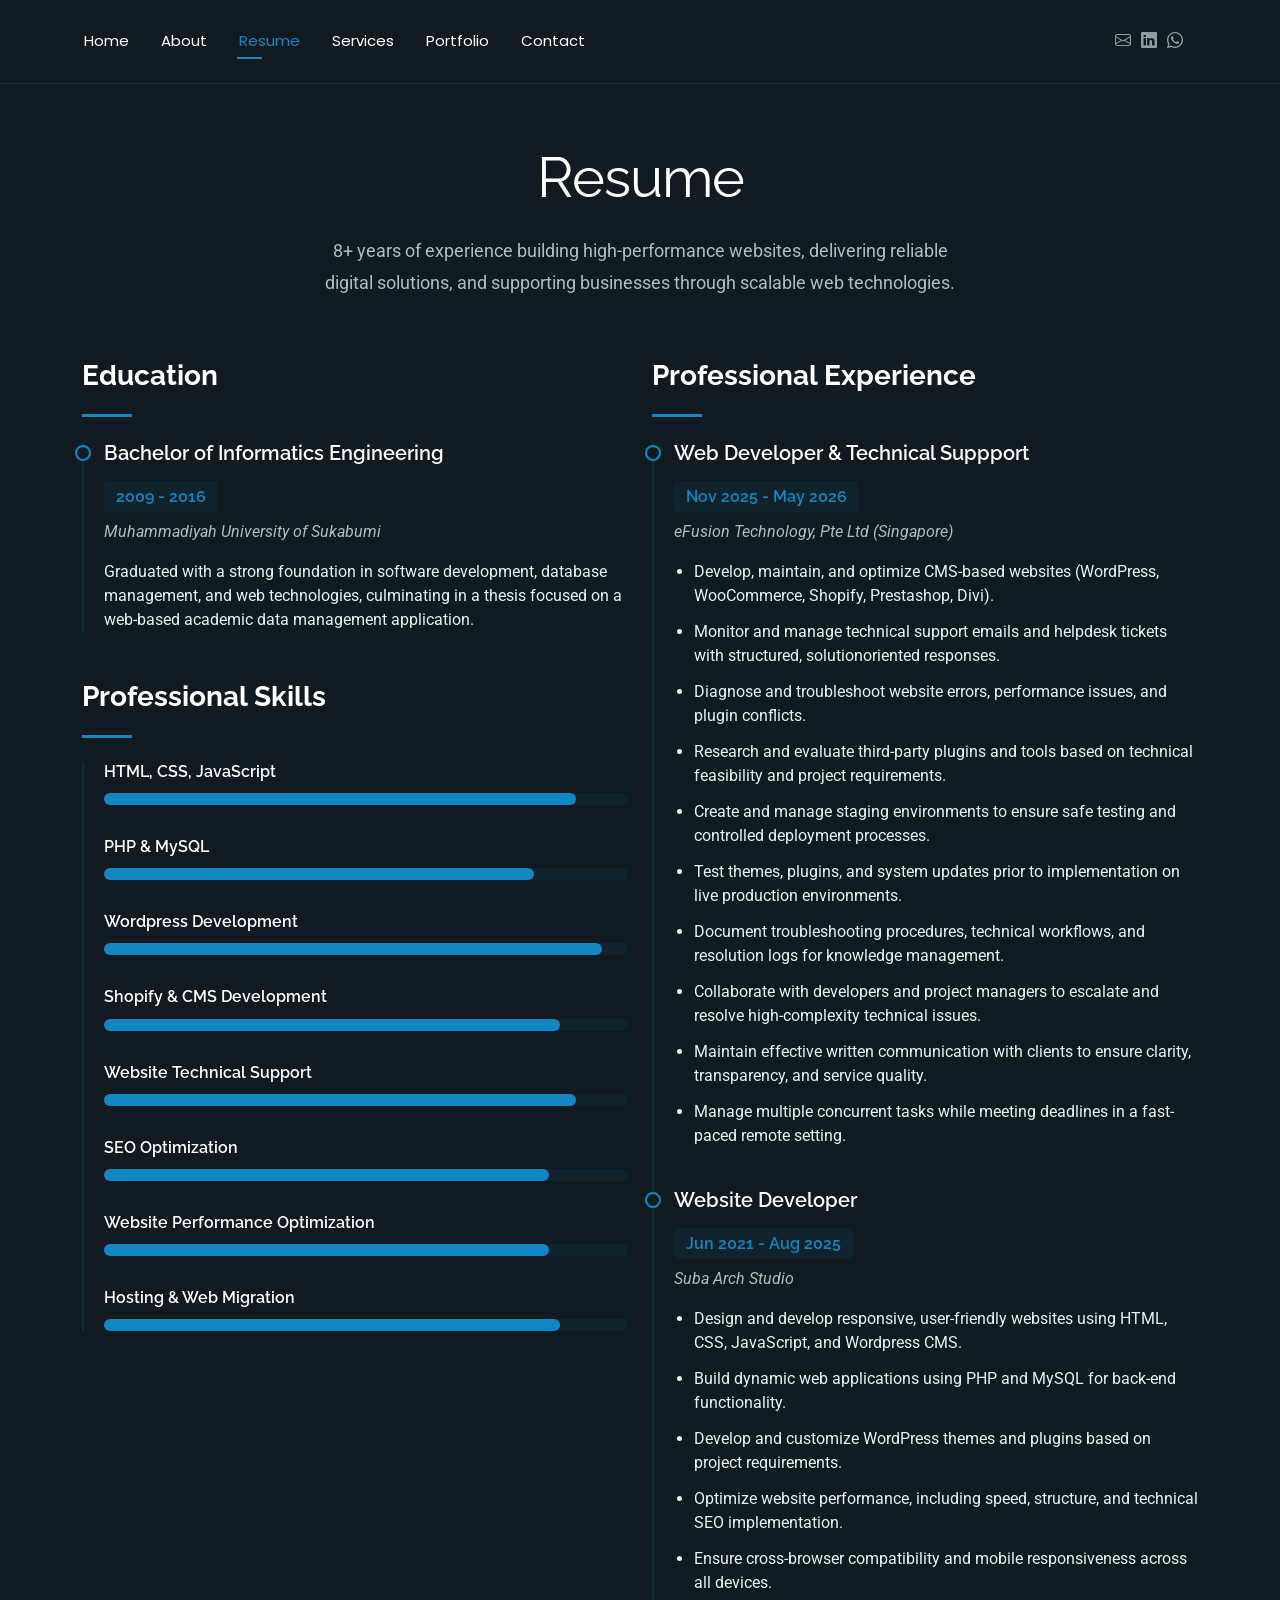
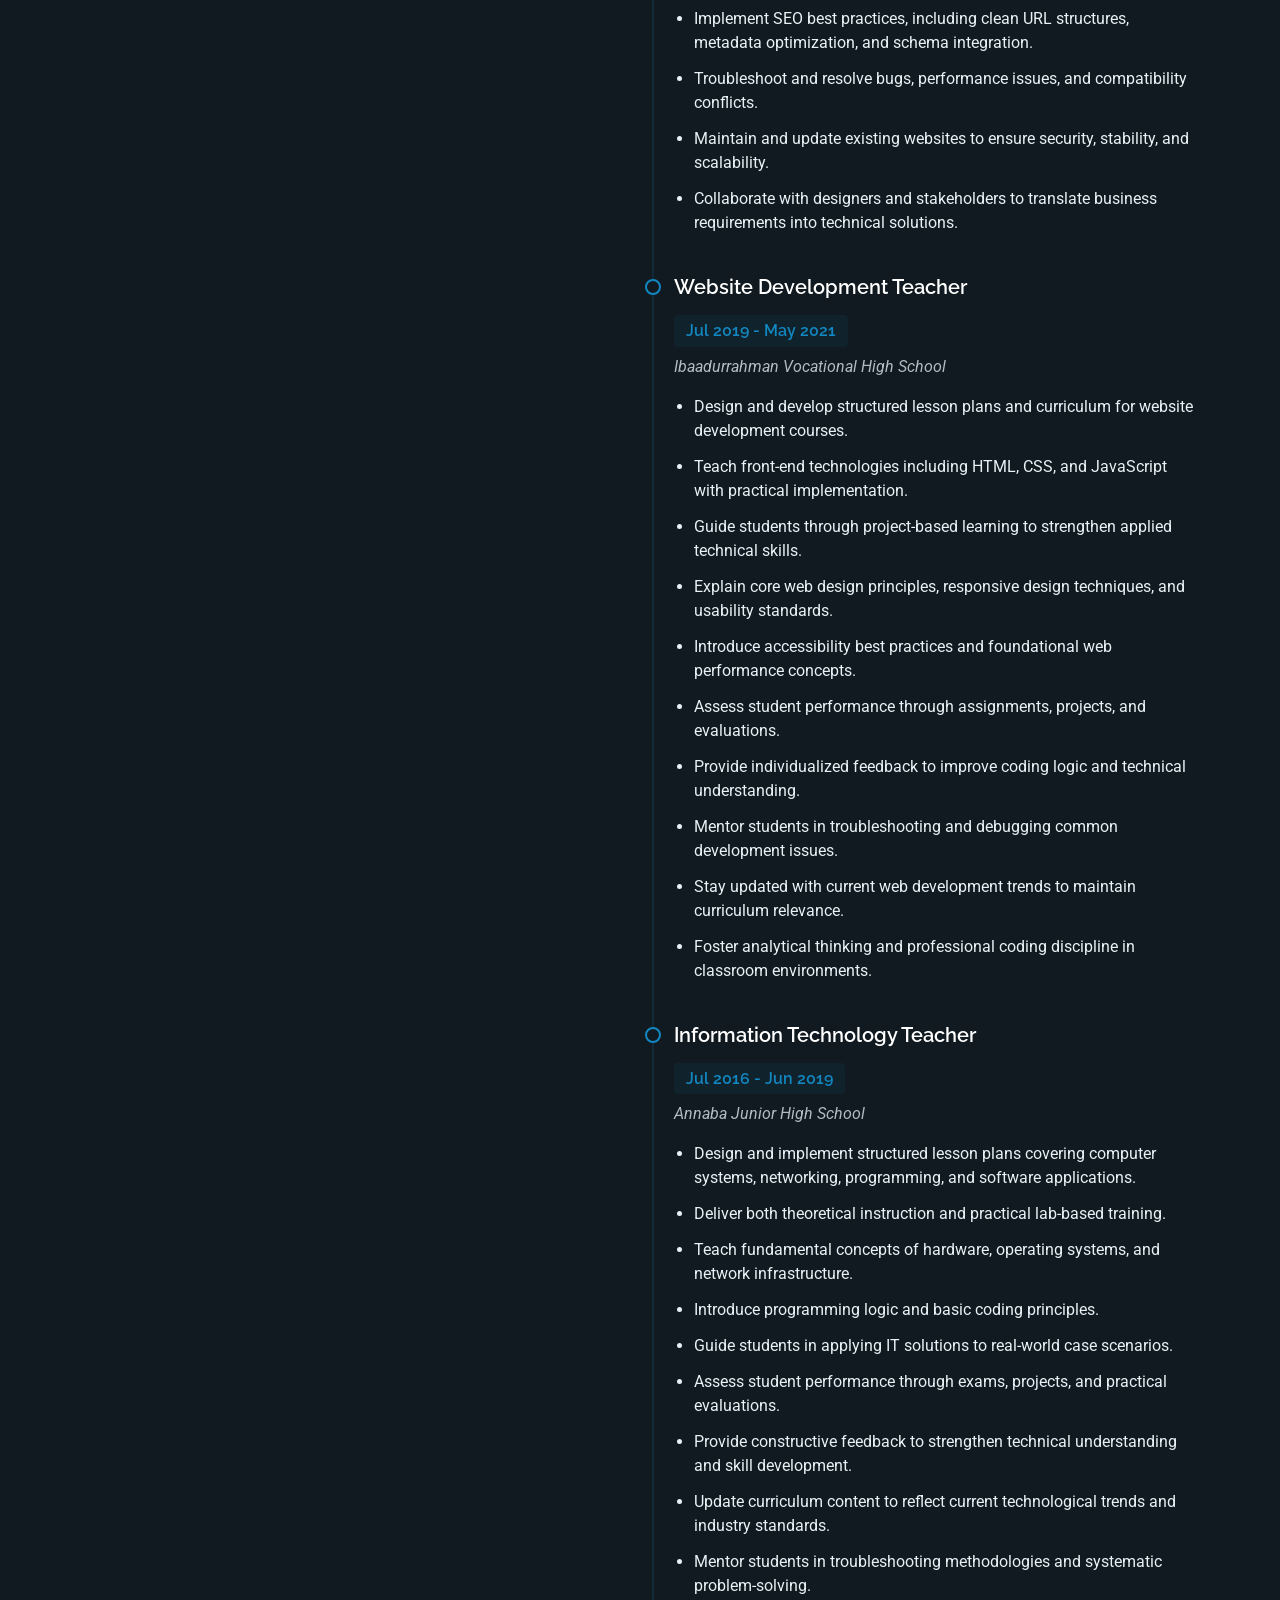
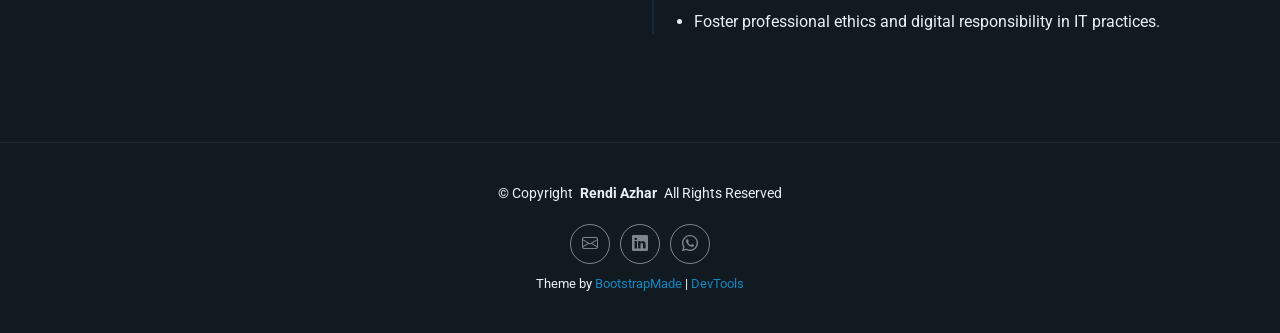
<file: resume.html>
<!DOCTYPE html>
<html lang="en">

<head>
  <meta charset="utf-8">
  <meta content="width=device-width, initial-scale=1.0" name="viewport">
  <title>Resume - Rendi Azhar</title>
  <meta name="description" content="">
  <meta name="keywords" content="">

  <!-- Favicons -->
  <link href="assets/img/favicon.png" rel="icon">
  <link href="assets/img/apple-touch-icon.png" rel="apple-touch-icon">

  <!-- Fonts -->
  <link href="https://fonts.googleapis.com" rel="preconnect">
  <link href="https://fonts.gstatic.com" rel="preconnect" crossorigin>
  <link href="https://fonts.googleapis.com/css2?family=Roboto:ital,wght@0,100;0,300;0,400;0,500;0,700;0,900;1,100;1,300;1,400;1,500;1,700;1,900&family=Poppins:ital,wght@0,100;0,200;0,300;0,400;0,500;0,600;0,700;0,800;0,900;1,100;1,200;1,300;1,400;1,500;1,600;1,700;1,800;1,900&family=Raleway:ital,wght@0,100;0,200;0,300;0,400;0,500;0,600;0,700;0,800;0,900;1,100;1,200;1,300;1,400;1,500;1,600;1,700;1,800;1,900&display=swap" rel="stylesheet">

  <!-- Vendor CSS Files -->
  <link href="assets/vendor/bootstrap/css/bootstrap.min.css" rel="stylesheet">
  <link href="assets/vendor/bootstrap-icons/bootstrap-icons.css" rel="stylesheet">
  <link href="assets/vendor/aos/aos.css" rel="stylesheet">
  <link href="assets/vendor/swiper/swiper-bundle.min.css" rel="stylesheet">
  <link href="assets/vendor/glightbox/css/glightbox.min.css" rel="stylesheet">

  <!-- Main CSS File -->
  <link href="assets/css/main.css" rel="stylesheet">

  <!-- =======================================================
  * Template Name: FolioOne
  * Template URL: https://bootstrapmade.com/folioone-bootstrap-portfolio-website-template/
  * Updated: Aug 23 2025 with Bootstrap v5.3.7
  * Author: BootstrapMade.com
  * License: https://bootstrapmade.com/license/
  ======================================================== -->
</head>

<body class="resume-page">

  <header id="header" class="header d-flex align-items-center light-background sticky-top">
    <div class="container position-relative d-flex align-items-center justify-content-between">

      <!-- <a href="index.html" class="logo d-flex align-items-center me-auto me-xl-0">
      <img src="assets/img/logo.webp" alt="">
      <h1 class="sitename">FolioOne</h1> 
    </a> -->

      <nav id="navmenu" class="navmenu">
        <ul>
          <li><a href="index.html">Home</a></li>
          <li><a href="about.html">About</a></li>
          <li><a href="resume.html" class="active">Resume</a></li>
          <li><a href="services.html">Services</a></li>
          <li><a href="portfolio.html">Portfolio</a></li>
          <li><a href="contact.html">Contact</a></li>
        </ul>
        <i class="mobile-nav-toggle d-xl-none bi bi-list"></i>
      </nav>

      <div class="header-social-links">
        <a href="mailto:azhard.rendi@gmail.com" class="twitter"><i class="bi bi-envelope"></i></a>
        <a href="https://linkedin.com/in/rendiazhard" class="linkedin"><i class="bi bi-linkedin"></i></a>
        <a href="https://wa.me/+6287780068939" class="facebook"><i class="bi bi-whatsapp"></i></a>
      </div>

    </div>
  </header>

  <main class="main">

    <!-- Resume Section -->
    <section id="resume" class="resume section">

      <!-- Section Title -->
      <div class="container section-title" data-aos="fade-up">
        <h2>Resume</h2>
        <p>8+ years of experience building high-performance websites, delivering reliable digital solutions, and supporting businesses through scalable web technologies.</p>
      </div><!-- End Section Title -->

      <div class="container" data-aos="fade-up" data-aos-delay="100">

        <div class="row">
          <div class="col-lg-6">

            <!-- Education Section -->
            <div class="resume-item" data-aos="fade-up">
              <h3 class="resume-title">Education</h3>

              <div class="resume-content">
                <article class="education-item">
                  <h4>Bachelor of Informatics Engineering</h4>
                  <h5>2009 - 2016</h5>
                  <p class="institution"><em>Muhammadiyah University of Sukabumi</em></p>
                  <p>Graduated with a strong foundation in software development, database management, and web technologies, culminating in a thesis focused on a web-based academic data management application.</p>
                </article>

              </div>
            </div><!-- End Education Section -->

            <!-- Professional Skills Section -->
            <div class="resume-item skills-animation" data-aos="fade-up">
              <h3 class="resume-title">Professional Skills</h3>

              <div class="resume-content">
                <div class="skill-item">
                  <h4>HTML, CSS, JavaScript</h4>
                  <div class="progress">
                    <div class="progress-bar" role="progressbar" aria-valuenow="90" aria-valuemin="0" aria-valuemax="100"></div>
                  </div>
                </div>

                <div class="skill-item">
                  <h4>PHP & MySQL</h4>
                  <div class="progress">
                    <div class="progress-bar" role="progressbar" aria-valuenow="82" aria-valuemin="0" aria-valuemax="100"></div>
                  </div>
                </div>

                <div class="skill-item">
                  <h4>Wordpress Development</h4>
                  <div class="progress">
                    <div class="progress-bar" role="progressbar" aria-valuenow="95" aria-valuemin="0" aria-valuemax="100"></div>
                  </div>
                </div>

                <div class="skill-item">
                  <h4>Shopify & CMS Development</h4>
                  <div class="progress">
                    <div class="progress-bar" role="progressbar" aria-valuenow="87" aria-valuemin="0" aria-valuemax="100"></div>
                  </div>
                </div>

                <div class="skill-item">
                  <h4>Website Technical Support</h4>
                  <div class="progress">
                    <div class="progress-bar" role="progressbar" aria-valuenow="90" aria-valuemin="0" aria-valuemax="100"></div>
                  </div>
                </div>

                <div class="skill-item">
                  <h4>SEO Optimization</h4>
                  <div class="progress">
                    <div class="progress-bar" role="progressbar" aria-valuenow="85" aria-valuemin="0" aria-valuemax="100"></div>
                  </div>
                </div>

                <div class="skill-item">
                  <h4>Website Performance Optimization</h4>
                  <div class="progress">
                    <div class="progress-bar" role="progressbar" aria-valuenow="85" aria-valuemin="0" aria-valuemax="100"></div>
                  </div>
                </div>

                <div class="skill-item">
                  <h4>Hosting & Web Migration</h4>
                  <div class="progress">
                    <div class="progress-bar" role="progressbar" aria-valuenow="87" aria-valuemin="0" aria-valuemax="100"></div>
                  </div>
                </div>

              </div>
            </div><!-- End Professional Skills Section -->
          </div>

          <div class="col-lg-6">
            <!-- Experience Section -->
            <div class="resume-item" data-aos="fade-up" data-aos-delay="100">
              <h3 class="resume-title">Professional Experience</h3>

              <div class="resume-content">
                <article class="experience-item">
                  <h4>Web Developer & Technical Suppport</h4>
                  <h5>Nov 2025 - May 2026</h5>
                  <p class="company"><em>eFusion Technology, Pte Ltd (Singapore)</em></p>
                  <ul>
                    <li>Develop, maintain, and optimize CMS-based websites (WordPress, WooCommerce, Shopify, Prestashop, Divi).</li>
                    <li>Monitor and manage technical support emails and helpdesk tickets with structured, solutionoriented responses.</li>
                    <li>Diagnose and troubleshoot website errors, performance issues, and plugin conflicts.</li>
                    <li>Research and evaluate third-party plugins and tools based on technical feasibility and project requirements.</li>
                    <li>Create and manage staging environments to ensure safe testing and controlled deployment processes.</li>
                    <li>Test themes, plugins, and system updates prior to implementation on live production environments.</li>
                    <li>Document troubleshooting procedures, technical workflows, and resolution logs for knowledge management.</li>
                    <li>Collaborate with developers and project managers to escalate and resolve high-complexity technical issues.</li>
                    <li>Maintain effective written communication with clients to ensure clarity, transparency, and service quality.</li>
                    <li>Manage multiple concurrent tasks while meeting deadlines in a fast-paced remote setting.</li>
                  </ul>
                </article>

                <article class="experience-item">
                  <h4>Website Developer</h4>
                  <h5>Jun 2021 - Aug 2025</h5>
                  <p class="company"><em>Suba Arch Studio</em></p>
                  <ul>
                    <li>Design and develop responsive, user-friendly websites using HTML, CSS, JavaScript, and Wordpress CMS.</li>
                    <li>Build dynamic web applications using PHP and MySQL for back-end functionality.</li>
                    <li>Develop and customize WordPress themes and plugins based on project requirements.</li>
                    <li>Optimize website performance, including speed, structure, and technical SEO implementation.</li>
                    <li>Ensure cross-browser compatibility and mobile responsiveness across all devices.</li>
                    <li>Implement SEO best practices, including clean URL structures, metadata optimization, and schema integration.</li>
                    <li>Troubleshoot and resolve bugs, performance issues, and compatibility conflicts.</li>
                    <li>Maintain and update existing websites to ensure security, stability, and scalability.</li>
                    <li>Collaborate with designers and stakeholders to translate business requirements into technical solutions.</li>
                  </ul>
                </article>

                <article class="experience-item">
                  <h4>Website Development Teacher</h4>
                  <h5>Jul 2019 - May 2021</h5>
                  <p class="company"><em>Ibaadurrahman Vocational High School</em></p>
                  <ul>
                    <li>Design and develop structured lesson plans and curriculum for website development courses.</li>
                    <li>Teach front-end technologies including HTML, CSS, and JavaScript with practical implementation.</li>
                    <li>Guide students through project-based learning to strengthen applied technical skills.</li>
                    <li>Explain core web design principles, responsive design techniques, and usability standards.</li>
                    <li>Introduce accessibility best practices and foundational web performance concepts.</li>
                    <li>Assess student performance through assignments, projects, and evaluations.</li>
                    <li>Provide individualized feedback to improve coding logic and technical understanding.</li>
                    <li>Mentor students in troubleshooting and debugging common development issues.</li>
                    <li>Stay updated with current web development trends to maintain curriculum relevance.</li>
                    <li>Foster analytical thinking and professional coding discipline in classroom environments.</li>
                  </ul>
                </article>

                <article class="experience-item">
                  <h4>Information Technology Teacher</h4>
                  <h5>Jul 2016 - Jun 2019</h5>
                  <p class="company"><em>Annaba Junior High School</em></p>
                  <ul>
                    <li>Design and implement structured lesson plans covering computer systems, networking, programming, and software applications.</li>
                    <li>Deliver both theoretical instruction and practical lab-based training.</li>
                    <li>Teach fundamental concepts of hardware, operating systems, and network infrastructure.</li>
                    <li>Introduce programming logic and basic coding principles.</li>
                    <li>Guide students in applying IT solutions to real-world case scenarios.</li>
                    <li>Assess student performance through exams, projects, and practical evaluations.</li>
                    <li>Provide constructive feedback to strengthen technical understanding and skill development.</li>
                    <li>Update curriculum content to reflect current technological trends and industry standards.</li>
                    <li>Mentor students in troubleshooting methodologies and systematic problem-solving.</li>
                    <li>Foster professional ethics and digital responsibility in IT practices.</li>
                  </ul>
                </article>
              </div>
            </div><!-- End Experience Section -->
          </div>
        </div>

      </div>

    </section><!-- /Resume Section -->

  </main>

  <footer id="footer" class="footer">

    <div class="container">
      <div class="copyright text-center ">
        <p>© <span>Copyright</span> <strong class="px-1 sitename">Rendi Azhar</strong> <span>All Rights Reserved<br></span></p>
      </div>
      <div class="social-links d-flex justify-content-center">
        <a href="mailto:azhard.rendi@gmail.com" class="twitter"><i class="bi bi-envelope"></i></a>
        <a href="https://linkedin.com/in/rendiazhard" class="linkedin"><i class="bi bi-linkedin"></i></a>
        <a href="https://wa.me/+6287780068939" class="facebook"><i class="bi bi-whatsapp"></i></a>
      </div>
      <div class="credits">
        <!-- All the links in the footer should remain intact. -->
        <!-- You can delete the links only if you've purchased the pro version. -->
        <!-- Licensing information: https://bootstrapmade.com/license/ -->
        <!-- Purchase the pro version with working PHP/AJAX contact form: [buy-url] -->
        Theme by <a href="https://bootstrapmade.com/">BootstrapMade</a> | <a href="https://bootstrapmade.com/tools/">DevTools</a>
      </div>
    </div>

  </footer>

  <!-- Scroll Top -->
  <a href="#" id="scroll-top" class="scroll-top d-flex align-items-center justify-content-center"><i class="bi bi-arrow-up-short"></i></a>

  <!-- Preloader -->
  <div id="preloader"></div>

  <!-- Vendor JS Files -->
  <script src="assets/vendor/bootstrap/js/bootstrap.bundle.min.js"></script>
  <script src="assets/vendor/php-email-form/validate.js"></script>
  <script src="assets/vendor/aos/aos.js"></script>
  <script src="assets/vendor/typed.js/typed.umd.js"></script>
  <script src="assets/vendor/waypoints/noframework.waypoints.js"></script>
  <script src="assets/vendor/purecounter/purecounter_vanilla.js"></script>
  <script src="assets/vendor/swiper/swiper-bundle.min.js"></script>
  <script src="assets/vendor/imagesloaded/imagesloaded.pkgd.min.js"></script>
  <script src="assets/vendor/isotope-layout/isotope.pkgd.min.js"></script>
  <script src="assets/vendor/glightbox/js/glightbox.min.js"></script>

  <!-- Main JS File -->
  <script src="assets/js/main.js"></script>

</body>

</html>
</file>
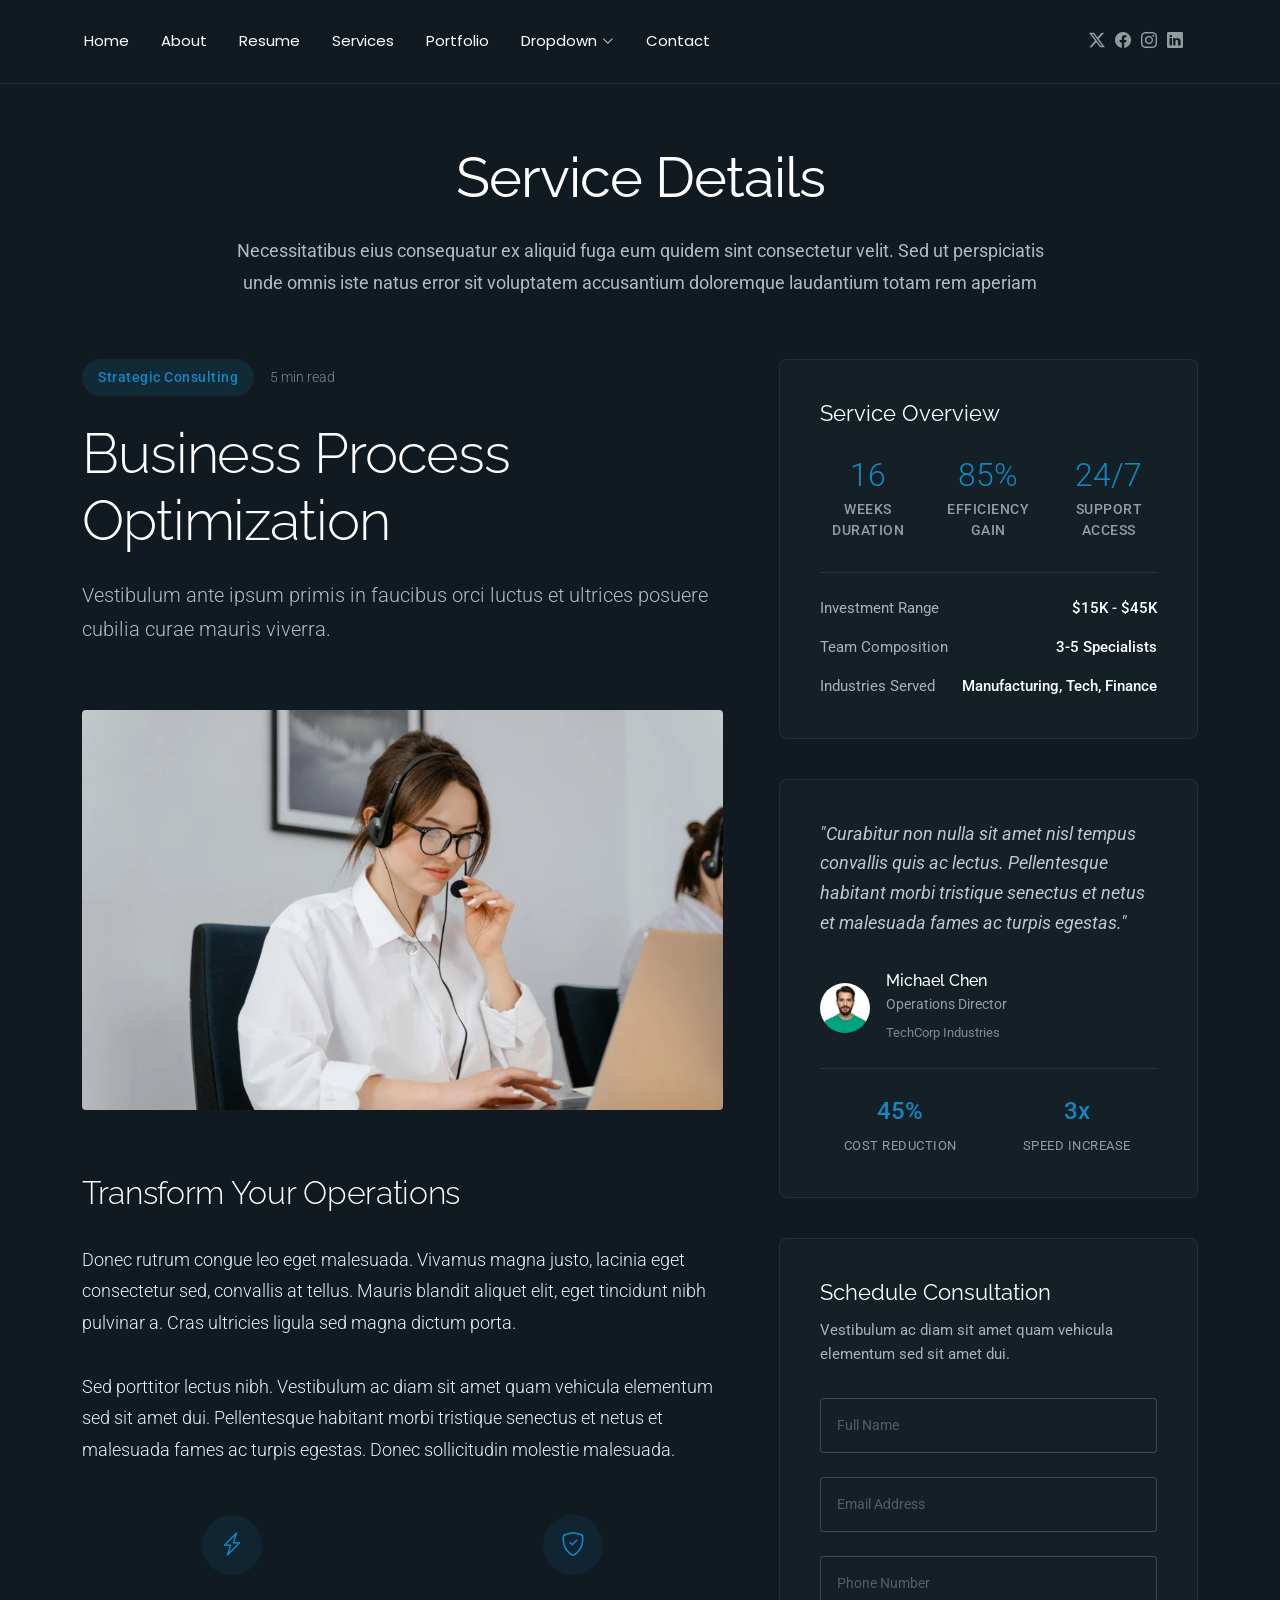
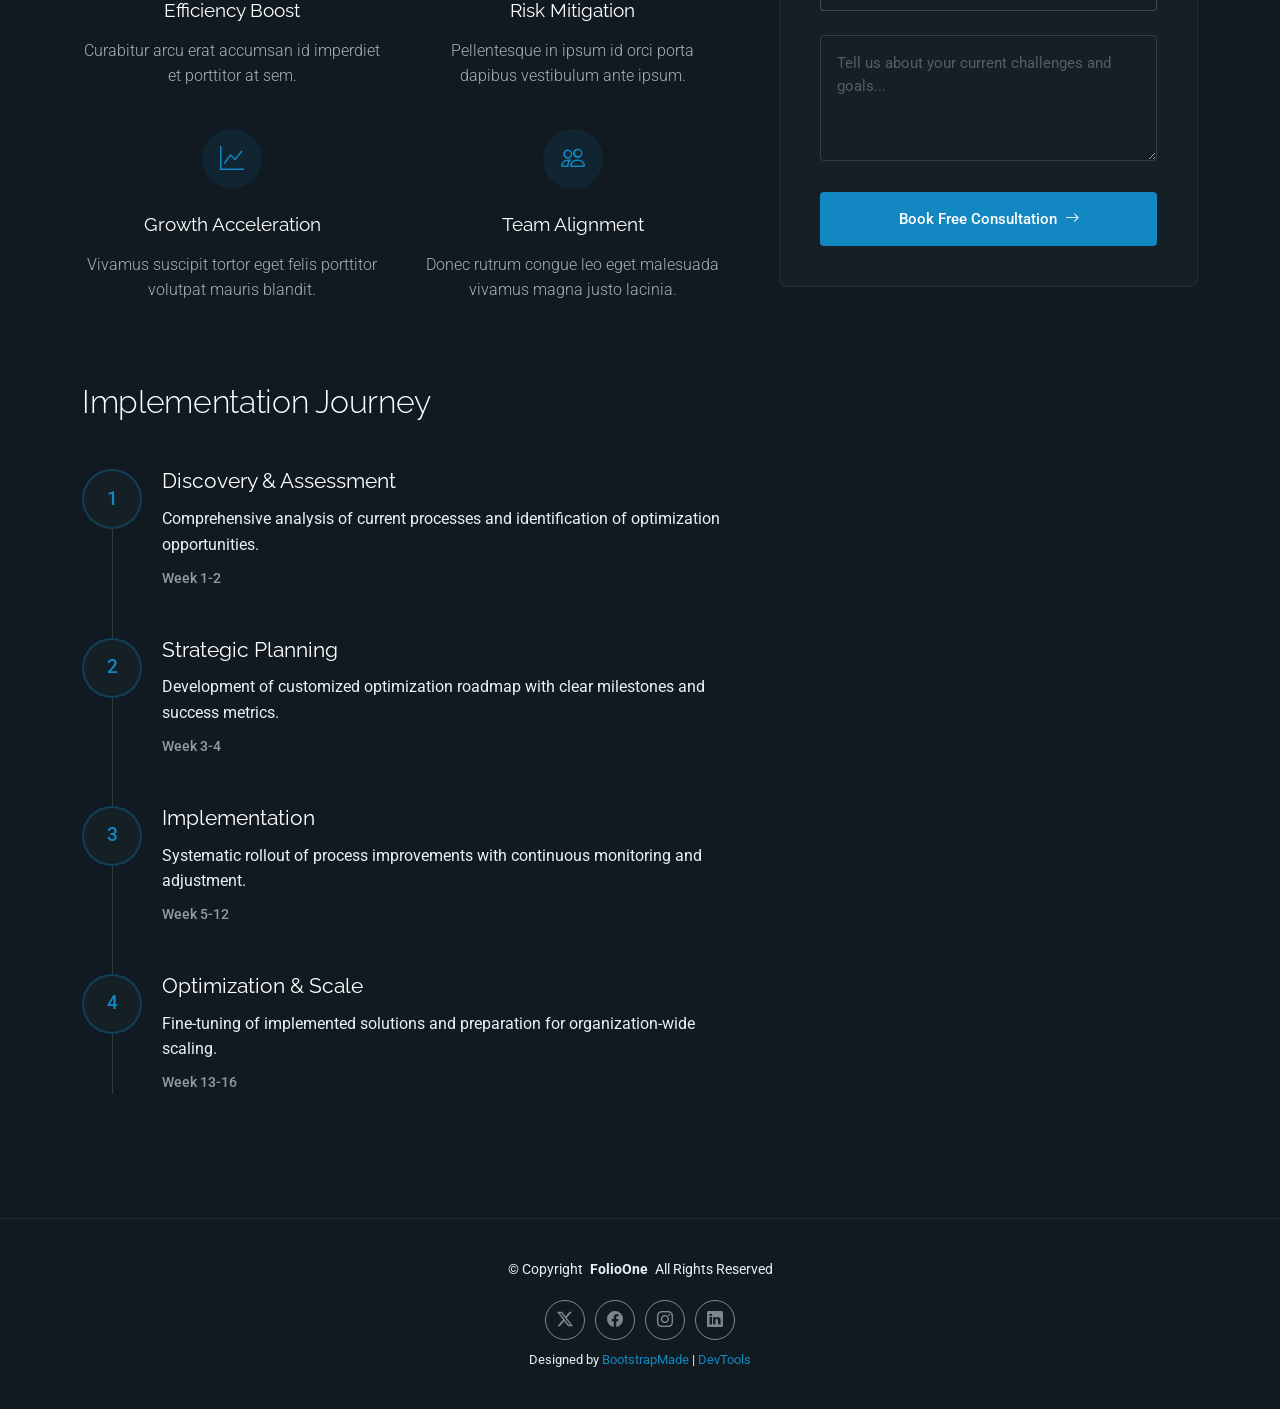
<file: service-details.html>
<!DOCTYPE html>
<html lang="en">

<head>
  <meta charset="utf-8">
  <meta content="width=device-width, initial-scale=1.0" name="viewport">
  <title>Service Details - FolioOne Bootstrap Template</title>
  <meta name="description" content="">
  <meta name="keywords" content="">

  <!-- Favicons -->
  <link href="assets/img/favicon.png" rel="icon">
  <link href="assets/img/apple-touch-icon.png" rel="apple-touch-icon">

  <!-- Fonts -->
  <link href="https://fonts.googleapis.com" rel="preconnect">
  <link href="https://fonts.gstatic.com" rel="preconnect" crossorigin>
  <link href="https://fonts.googleapis.com/css2?family=Roboto:ital,wght@0,100;0,300;0,400;0,500;0,700;0,900;1,100;1,300;1,400;1,500;1,700;1,900&family=Poppins:ital,wght@0,100;0,200;0,300;0,400;0,500;0,600;0,700;0,800;0,900;1,100;1,200;1,300;1,400;1,500;1,600;1,700;1,800;1,900&family=Raleway:ital,wght@0,100;0,200;0,300;0,400;0,500;0,600;0,700;0,800;0,900;1,100;1,200;1,300;1,400;1,500;1,600;1,700;1,800;1,900&display=swap" rel="stylesheet">

  <!-- Vendor CSS Files -->
  <link href="assets/vendor/bootstrap/css/bootstrap.min.css" rel="stylesheet">
  <link href="assets/vendor/bootstrap-icons/bootstrap-icons.css" rel="stylesheet">
  <link href="assets/vendor/aos/aos.css" rel="stylesheet">
  <link href="assets/vendor/swiper/swiper-bundle.min.css" rel="stylesheet">
  <link href="assets/vendor/glightbox/css/glightbox.min.css" rel="stylesheet">

  <!-- Main CSS File -->
  <link href="assets/css/main.css" rel="stylesheet">

  <!-- =======================================================
  * Template Name: FolioOne
  * Template URL: https://bootstrapmade.com/folioone-bootstrap-portfolio-website-template/
  * Updated: Aug 23 2025 with Bootstrap v5.3.7
  * Author: BootstrapMade.com
  * License: https://bootstrapmade.com/license/
  ======================================================== -->
</head>

<body class="service-details-page">

  <header id="header" class="header d-flex align-items-center light-background sticky-top">
    <div class="container position-relative d-flex align-items-center justify-content-between">

      <!-- <a href="index.html" class="logo d-flex align-items-center me-auto me-xl-0">
      <img src="assets/img/logo.webp" alt="">
      <h1 class="sitename">FolioOne</h1> 
    </a> -->

      <nav id="navmenu" class="navmenu">
        <ul>
          <li><a href="index.html">Home</a></li>
          <li><a href="about.html">About</a></li>
          <li><a href="resume.html">Resume</a></li>
          <li><a href="services.html">Services</a></li>
          <li><a href="portfolio.html">Portfolio</a></li>
          <li class="dropdown"><a href="#"><span>Dropdown</span> <i class="bi bi-chevron-down toggle-dropdown"></i></a>
            <ul>
              <li><a href="#">Dropdown 1</a></li>
              <li class="dropdown"><a href="#"><span>Deep Dropdown</span> <i class="bi bi-chevron-down toggle-dropdown"></i></a>
                <ul>
                  <li><a href="#">Deep Dropdown 1</a></li>
                  <li><a href="#">Deep Dropdown 2</a></li>
                  <li><a href="#">Deep Dropdown 3</a></li>
                  <li><a href="#">Deep Dropdown 4</a></li>
                  <li><a href="#">Deep Dropdown 5</a></li>
                </ul>
              </li>
              <li><a href="#">Dropdown 2</a></li>
              <li><a href="#">Dropdown 3</a></li>
              <li><a href="#">Dropdown 4</a></li>
            </ul>
          </li>
          <li><a href="contact.html">Contact</a></li>
        </ul>
        <i class="mobile-nav-toggle d-xl-none bi bi-list"></i>
      </nav>

      <div class="header-social-links">
        <a href="#" class="twitter"><i class="bi bi-twitter-x"></i></a>
        <a href="#" class="facebook"><i class="bi bi-facebook"></i></a>
        <a href="#" class="instagram"><i class="bi bi-instagram"></i></a>
        <a href="#" class="linkedin"><i class="bi bi-linkedin"></i></a>
      </div>

    </div>
  </header>

  <main class="main">

    <!-- Service Details Section -->
    <section id="service-details" class="service-details section">

      <!-- Section Title -->
      <div class="container section-title" data-aos="fade-up">
        <h2>Service Details</h2>
        <p>Necessitatibus eius consequatur ex aliquid fuga eum quidem sint consectetur velit. Sed ut perspiciatis unde omnis iste natus error sit voluptatem accusantium doloremque laudantium totam rem aperiam</p>
      </div><!-- End Section Title -->

      <div class="container" data-aos="fade-up" data-aos-delay="100">

        <div class="row">

          <!-- Main Content Area -->
          <div class="col-lg-7">

            <!-- Hero Service Introduction -->
            <div class="service-hero" data-aos="fade-up" data-aos-delay="100">
              <div class="service-meta">
                <span class="service-category">Strategic Consulting</span>
                <span class="reading-time">5 min read</span>
              </div>
              <h1>Business Process Optimization</h1>
              <p class="service-description">Vestibulum ante ipsum primis in faucibus orci luctus et ultrices posuere cubilia curae mauris viverra.</p>
            </div>

            <!-- Service Visual -->
            <div class="service-visual" data-aos="zoom-in" data-aos-delay="200">
              <img src="assets/img/services/services-7.webp" alt="Business Process Optimization" class="img-fluid">
            </div>

            <!-- Service Content -->
            <div class="service-narrative" data-aos="fade-up" data-aos-delay="300">
              <h3>Transform Your Operations</h3>
              <p>Donec rutrum congue leo eget malesuada. Vivamus magna justo, lacinia eget consectetur sed, convallis at tellus. Mauris blandit aliquet elit, eget tincidunt nibh pulvinar a. Cras ultricies ligula sed magna dictum porta.</p>

              <p>Sed porttitor lectus nibh. Vestibulum ac diam sit amet quam vehicula elementum sed sit amet dui. Pellentesque habitant morbi tristique senectus et netus et malesuada fames ac turpis egestas. Donec sollicitudin molestie malesuada.</p>

              <!-- Key Benefits Grid -->
              <div class="benefits-grid" data-aos="fade-up" data-aos-delay="400">
                <div class="benefit-card">
                  <div class="benefit-icon">
                    <i class="bi bi-lightning-charge"></i>
                  </div>
                  <h4>Efficiency Boost</h4>
                  <p>Curabitur arcu erat accumsan id imperdiet et porttitor at sem.</p>
                </div>

                <div class="benefit-card">
                  <div class="benefit-icon">
                    <i class="bi bi-shield-check"></i>
                  </div>
                  <h4>Risk Mitigation</h4>
                  <p>Pellentesque in ipsum id orci porta dapibus vestibulum ante ipsum.</p>
                </div>

                <div class="benefit-card">
                  <div class="benefit-icon">
                    <i class="bi bi-graph-up"></i>
                  </div>
                  <h4>Growth Acceleration</h4>
                  <p>Vivamus suscipit tortor eget felis porttitor volutpat mauris blandit.</p>
                </div>

                <div class="benefit-card">
                  <div class="benefit-icon">
                    <i class="bi bi-people"></i>
                  </div>
                  <h4>Team Alignment</h4>
                  <p>Donec rutrum congue leo eget malesuada vivamus magna justo lacinia.</p>
                </div>
              </div>

            </div>

            <!-- Implementation Timeline -->
            <div class="timeline-section" data-aos="fade-up" data-aos-delay="500">
              <h3>Implementation Journey</h3>
              <div class="timeline">
                <div class="timeline-item">
                  <div class="timeline-marker">
                    <span>1</span>
                  </div>
                  <div class="timeline-content">
                    <h4>Discovery &amp; Assessment</h4>
                    <p>Comprehensive analysis of current processes and identification of optimization opportunities.</p>
                    <small>Week 1-2</small>
                  </div>
                </div>

                <div class="timeline-item">
                  <div class="timeline-marker">
                    <span>2</span>
                  </div>
                  <div class="timeline-content">
                    <h4>Strategic Planning</h4>
                    <p>Development of customized optimization roadmap with clear milestones and success metrics.</p>
                    <small>Week 3-4</small>
                  </div>
                </div>

                <div class="timeline-item">
                  <div class="timeline-marker">
                    <span>3</span>
                  </div>
                  <div class="timeline-content">
                    <h4>Implementation</h4>
                    <p>Systematic rollout of process improvements with continuous monitoring and adjustment.</p>
                    <small>Week 5-12</small>
                  </div>
                </div>

                <div class="timeline-item">
                  <div class="timeline-marker">
                    <span>4</span>
                  </div>
                  <div class="timeline-content">
                    <h4>Optimization &amp; Scale</h4>
                    <p>Fine-tuning of implemented solutions and preparation for organization-wide scaling.</p>
                    <small>Week 13-16</small>
                  </div>
                </div>
              </div>
            </div>

          </div><!-- End Main Content -->

          <!-- Service Sidebar -->
          <div class="col-lg-5">
            <div class="service-sidebar" data-aos="fade-up" data-aos-delay="200">

              <!-- Service Overview Card -->
              <div class="overview-card">
                <div class="overview-header">
                  <h4>Service Overview</h4>
                </div>
                <div class="overview-stats">
                  <div class="stat-item">
                    <div class="stat-number">16</div>
                    <div class="stat-label">Weeks Duration</div>
                  </div>
                  <div class="stat-item">
                    <div class="stat-number">85%</div>
                    <div class="stat-label">Efficiency Gain</div>
                  </div>
                  <div class="stat-item">
                    <div class="stat-number">24/7</div>
                    <div class="stat-label">Support Access</div>
                  </div>
                </div>

                <div class="overview-details">
                  <div class="detail-row">
                    <span class="detail-label">Investment Range</span>
                    <span class="detail-value">$15K - $45K</span>
                  </div>
                  <div class="detail-row">
                    <span class="detail-label">Team Composition</span>
                    <span class="detail-value">3-5 Specialists</span>
                  </div>
                  <div class="detail-row">
                    <span class="detail-label">Industries Served</span>
                    <span class="detail-value">Manufacturing, Tech, Finance</span>
                  </div>
                </div>
              </div>

              <!-- Client Success Story -->
              <div class="success-story">
                <div class="story-quote">
                  <p>"Curabitur non nulla sit amet nisl tempus convallis quis ac lectus. Pellentesque habitant morbi tristique senectus et netus et malesuada fames ac turpis egestas."</p>
                </div>
                <div class="story-author">
                  <img src="assets/img/person/person-m-8.webp" alt="Michael Chen" class="author-avatar">
                  <div class="author-details">
                    <h5>Michael Chen</h5>
                    <span>Operations Director</span>
                    <small>TechCorp Industries</small>
                  </div>
                </div>
                <div class="story-metrics">
                  <div class="metric">
                    <span class="metric-value">45%</span>
                    <span class="metric-label">Cost Reduction</span>
                  </div>
                  <div class="metric">
                    <span class="metric-value">3x</span>
                    <span class="metric-label">Speed Increase</span>
                  </div>
                </div>
              </div>

              <!-- Consultation Form -->
              <div class="consultation-form">
                <div class="form-header">
                  <h4>Schedule Consultation</h4>
                  <p>Vestibulum ac diam sit amet quam vehicula elementum sed sit amet dui.</p>
                </div>

                <form action="forms/consultation.php" method="post" class="php-email-form">
                  <div class="form-group">
                    <input type="text" name="name" class="form-input" placeholder="Full Name" required="">
                  </div>

                  <div class="form-group">
                    <input type="email" name="email" class="form-input" placeholder="Email Address" required="">
                  </div>

                  <div class="form-group">
                    <input type="tel" name="phone" class="form-input" placeholder="Phone Number">
                  </div>

                  <input type="hidden" name="subject" value="Business Process Optimization Consultation">

                  <div class="form-group">
                    <textarea name="message" class="form-input" rows="4" placeholder="Tell us about your current challenges and goals..." required=""></textarea>
                  </div>

                  <div class="loading">Loading</div>
                  <div class="error-message"></div>
                  <div class="sent-message">Your consultation request has been sent. Thank you!</div>

                  <button type="submit" class="btn-consultation">
                    <span>Book Free Consultation</span>
                    <i class="bi bi-arrow-right"></i>
                  </button>
                </form>
              </div>

            </div>
          </div><!-- End Sidebar -->

        </div>

      </div>

    </section><!-- /Service Details Section -->

  </main>

  <footer id="footer" class="footer">

    <div class="container">
      <div class="copyright text-center ">
        <p>© <span>Copyright</span> <strong class="px-1 sitename">FolioOne</strong> <span>All Rights Reserved<br></span></p>
      </div>
      <div class="social-links d-flex justify-content-center">
        <a href=""><i class="bi bi-twitter-x"></i></a>
        <a href=""><i class="bi bi-facebook"></i></a>
        <a href=""><i class="bi bi-instagram"></i></a>
        <a href=""><i class="bi bi-linkedin"></i></a>
      </div>
      <div class="credits">
        <!-- All the links in the footer should remain intact. -->
        <!-- You can delete the links only if you've purchased the pro version. -->
        <!-- Licensing information: https://bootstrapmade.com/license/ -->
        <!-- Purchase the pro version with working PHP/AJAX contact form: [buy-url] -->
        Designed by <a href="https://bootstrapmade.com/">BootstrapMade</a> | <a href="https://bootstrapmade.com/tools/">DevTools</a>
      </div>
    </div>

  </footer>

  <!-- Scroll Top -->
  <a href="#" id="scroll-top" class="scroll-top d-flex align-items-center justify-content-center"><i class="bi bi-arrow-up-short"></i></a>

  <!-- Preloader -->
  <div id="preloader"></div>

  <!-- Vendor JS Files -->
  <script src="assets/vendor/bootstrap/js/bootstrap.bundle.min.js"></script>
  <script src="assets/vendor/php-email-form/validate.js"></script>
  <script src="assets/vendor/aos/aos.js"></script>
  <script src="assets/vendor/typed.js/typed.umd.js"></script>
  <script src="assets/vendor/waypoints/noframework.waypoints.js"></script>
  <script src="assets/vendor/purecounter/purecounter_vanilla.js"></script>
  <script src="assets/vendor/swiper/swiper-bundle.min.js"></script>
  <script src="assets/vendor/imagesloaded/imagesloaded.pkgd.min.js"></script>
  <script src="assets/vendor/isotope-layout/isotope.pkgd.min.js"></script>
  <script src="assets/vendor/glightbox/js/glightbox.min.js"></script>

  <!-- Main JS File -->
  <script src="assets/js/main.js"></script>

</body>

</html>
</file>
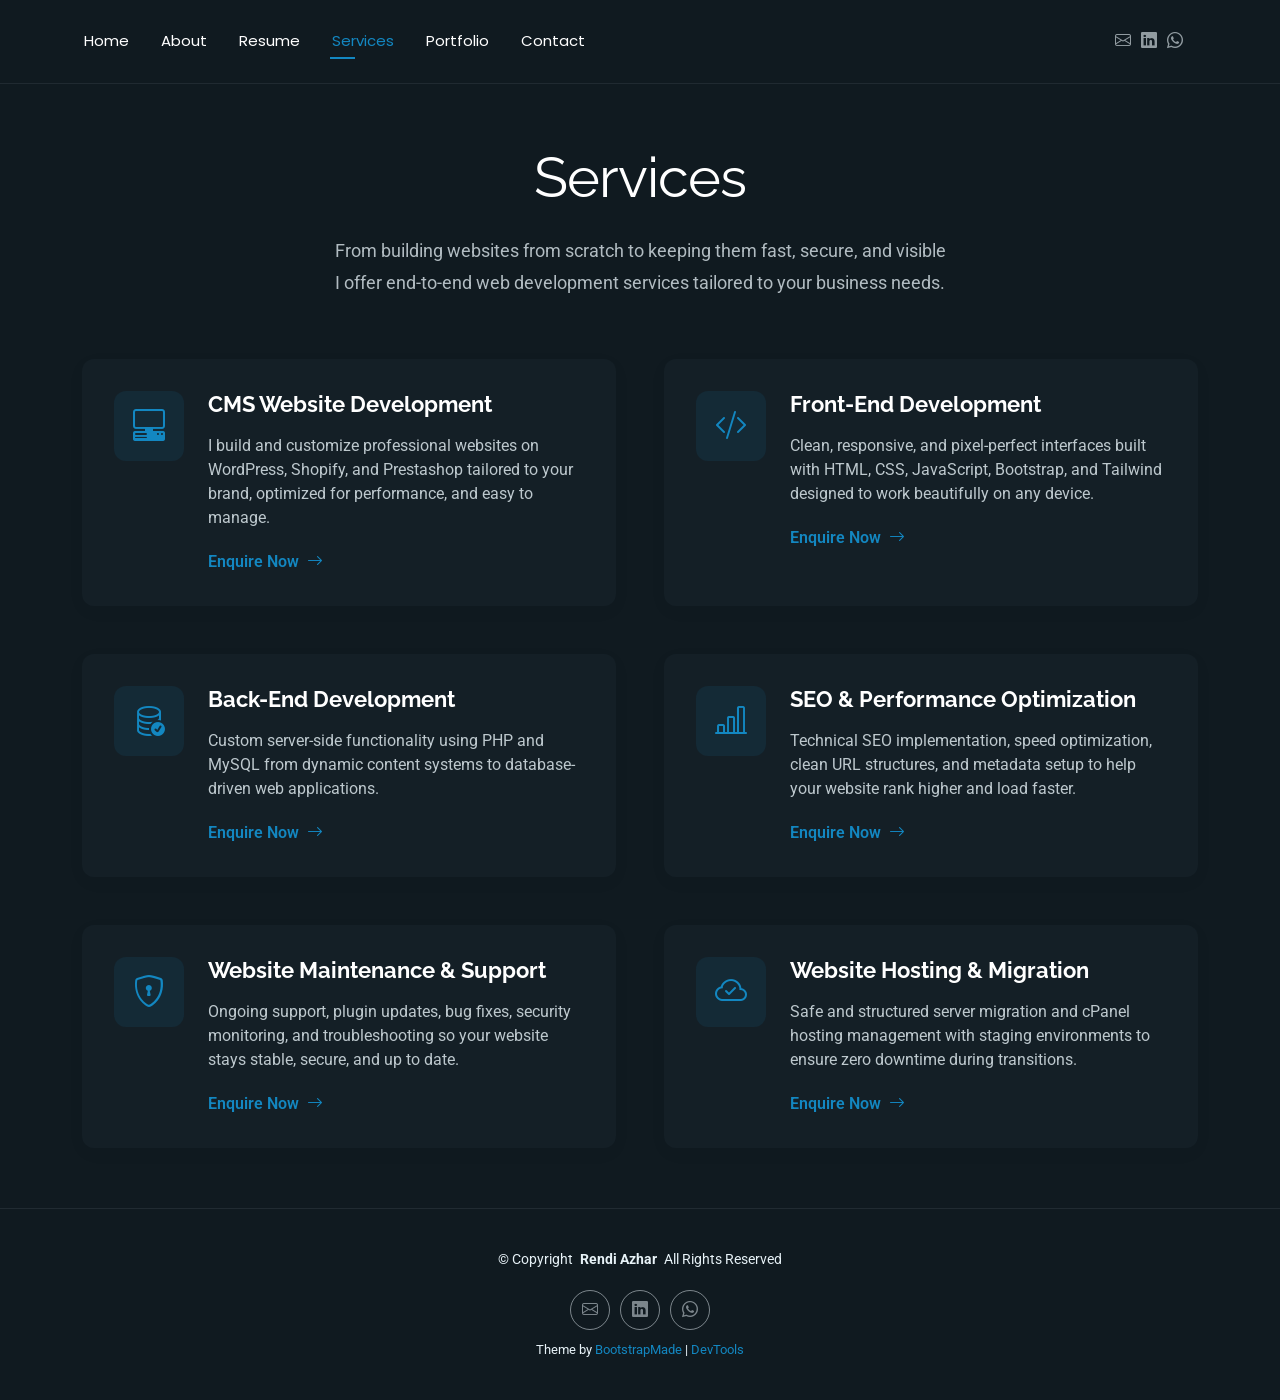
<file: services.html>
<!DOCTYPE html>
<html lang="en">

<head>
  <meta charset="utf-8">
  <meta content="width=device-width, initial-scale=1.0" name="viewport">
  <title>Services - Rendi Azhar</title>
  <meta name="description" content="">
  <meta name="keywords" content="">

  <!-- Favicons -->
  <link href="assets/img/favicon.png" rel="icon">
  <link href="assets/img/apple-touch-icon.png" rel="apple-touch-icon">

  <!-- Fonts -->
  <link href="https://fonts.googleapis.com" rel="preconnect">
  <link href="https://fonts.gstatic.com" rel="preconnect" crossorigin>
  <link href="https://fonts.googleapis.com/css2?family=Roboto:ital,wght@0,100;0,300;0,400;0,500;0,700;0,900;1,100;1,300;1,400;1,500;1,700;1,900&family=Poppins:ital,wght@0,100;0,200;0,300;0,400;0,500;0,600;0,700;0,800;0,900;1,100;1,200;1,300;1,400;1,500;1,600;1,700;1,800;1,900&family=Raleway:ital,wght@0,100;0,200;0,300;0,400;0,500;0,600;0,700;0,800;0,900;1,100;1,200;1,300;1,400;1,500;1,600;1,700;1,800;1,900&display=swap" rel="stylesheet">

  <!-- Vendor CSS Files -->
  <link href="assets/vendor/bootstrap/css/bootstrap.min.css" rel="stylesheet">
  <link href="assets/vendor/bootstrap-icons/bootstrap-icons.css" rel="stylesheet">
  <link href="assets/vendor/aos/aos.css" rel="stylesheet">
  <link href="assets/vendor/swiper/swiper-bundle.min.css" rel="stylesheet">
  <link href="assets/vendor/glightbox/css/glightbox.min.css" rel="stylesheet">

  <!-- Main CSS File -->
  <link href="assets/css/main.css" rel="stylesheet">

  <!-- =======================================================
  * Template Name: FolioOne
  * Template URL: https://bootstrapmade.com/folioone-bootstrap-portfolio-website-template/
  * Updated: Aug 23 2025 with Bootstrap v5.3.7
  * Author: BootstrapMade.com
  * License: https://bootstrapmade.com/license/
  ======================================================== -->
</head>

<body class="services-page">

  <header id="header" class="header d-flex align-items-center light-background sticky-top">
    <div class="container position-relative d-flex align-items-center justify-content-between">

      <!-- <a href="index.html" class="logo d-flex align-items-center me-auto me-xl-0">
      <img src="assets/img/logo.webp" alt="">
      <h1 class="sitename">FolioOne</h1> 
    </a> -->

      <nav id="navmenu" class="navmenu">
        <ul>
          <li><a href="index.html">Home</a></li>
          <li><a href="about.html">About</a></li>
          <li><a href="resume.html">Resume</a></li>
          <li><a href="services.html" class="active">Services</a></li>
          <li><a href="portfolio.html">Portfolio</a></li>
          <li><a href="contact.html">Contact</a></li>
        </ul>
        <i class="mobile-nav-toggle d-xl-none bi bi-list"></i>
      </nav>

      <div class="header-social-links">
        <a href="mailto:azhard.rendi@gmail.com" class="twitter"><i class="bi bi-envelope"></i></a>
        <a href="https://linkedin.com/in/rendiazhard" class="linkedin"><i class="bi bi-linkedin"></i></a>
        <a href="https://wa.me/+6287780068939" class="facebook"><i class="bi bi-whatsapp"></i></a>
      </div>

    </div>
  </header>

  <main class="main">

    <!-- Services Section -->
    <section id="services" class="services section">

      <!-- Section Title -->
      <div class="container section-title" data-aos="fade-up">
        <h2>Services</h2>
        <p>From building websites from scratch to keeping them fast, secure, and visible I offer end-to-end web development services tailored to your business needs.</p>
      </div><!-- End Section Title -->

      <div class="container" data-aos="fade-up" data-aos-delay="100">

        <div class="row justify-content-center g-5">

          <div class="col-md-6" data-aos="fade-right" data-aos-delay="100">
            <div class="service-item">
              <div class="service-icon">
                <i class="bi bi-pc-display-horizontal"></i>
              </div>
              <div class="service-content">
                <h3>CMS Website Development</h3>
                <p>I build and customize professional websites on WordPress, Shopify, and Prestashop tailored to your brand, optimized for performance, and easy to manage.</p>
                <a href="https://wa.me/+6287780068939" class="service-link">
                  <span>Enquire Now</span>
                  <i class="bi bi-arrow-right"></i>
                </a>
              </div>
            </div>
          </div><!-- End Service Item -->

          <div class="col-md-6" data-aos="fade-left" data-aos-delay="100">
            <div class="service-item">
              <div class="service-icon">
                <i class="bi bi-code-slash"></i>
              </div>
              <div class="service-content">
                <h3>Front-End Development</h3>
                <p>Clean, responsive, and pixel-perfect interfaces built with HTML, CSS, JavaScript, Bootstrap, and Tailwind designed to work beautifully on any device.</p>
                <a href="https://wa.me/+6287780068939" class="service-link">
                  <span>Enquire Now</span>
                  <i class="bi bi-arrow-right"></i>
                </a>
              </div>
            </div>
          </div><!-- End Service Item -->

          <div class="col-md-6" data-aos="fade-right" data-aos-delay="200">
            <div class="service-item">
              <div class="service-icon">
                <i class="bi bi-database-check"></i>
              </div>
              <div class="service-content">
                <h3>Back-End Development</h3>
                <p>Custom server-side functionality using PHP and MySQL from dynamic content systems to database-driven web applications.</p>
                <a href="https://wa.me/+6287780068939" class="service-link">
                  <span>Enquire Now</span>
                  <i class="bi bi-arrow-right"></i>
                </a>
              </div>
            </div>
          </div><!-- End Service Item -->

          <div class="col-md-6" data-aos="fade-left" data-aos-delay="200">
            <div class="service-item">
              <div class="service-icon">
                <i class="bi bi-bar-chart-line"></i>
              </div>
              <div class="service-content">
                <h3>SEO & Performance Optimization</h3>
                <p>Technical SEO implementation, speed optimization, clean URL structures, and metadata setup to help your website rank higher and load faster.</p>
                <a href="https://wa.me/+6287780068939" class="service-link">
                  <span>Enquire Now</span>
                  <i class="bi bi-arrow-right"></i>
                </a>
              </div>
            </div>
          </div><!-- End Service Item -->

          <div class="col-md-6" data-aos="fade-right" data-aos-delay="300">
            <div class="service-item">
              <div class="service-icon">
                <i class="bi bi-shield-lock"></i>
              </div>
              <div class="service-content">
                <h3>Website Maintenance & Support</h3>
                <p>Ongoing support, plugin updates, bug fixes, security monitoring, and troubleshooting so your website stays stable, secure, and up to date.</p>
                <a href="https://wa.me/+6287780068939" class="service-link">
                  <span>Enquire Now</span>
                  <i class="bi bi-arrow-right"></i>
                </a>
              </div>
            </div>
          </div><!-- End Service Item -->

          <div class="col-md-6" data-aos="fade-left" data-aos-delay="300">
            <div class="service-item">
              <div class="service-icon">
                <i class="bi bi-cloud-check"></i>
              </div>
              <div class="service-content">
                <h3>Website Hosting & Migration</h3>
                <p>Safe and structured server migration and cPanel hosting management with staging environments to ensure zero downtime during transitions.</p>
                <a href="https://wa.me/+6287780068939" class="service-link">
                  <span>Enquire Now</span>
                  <i class="bi bi-arrow-right"></i>
                </a>
              </div>
            </div>
          </div><!-- End Service Item -->

        </div>

      </div>

    </section><!-- /Services Section -->

  </main>

  <footer id="footer" class="footer">

    <div class="container">
      <div class="copyright text-center ">
        <p>© <span>Copyright</span> <strong class="px-1 sitename">Rendi Azhar</strong> <span>All Rights Reserved<br></span></p>
      </div>
      <div class="social-links d-flex justify-content-center">
        <a href="mailto:azhard.rendi@gmail.com" class="twitter"><i class="bi bi-envelope"></i></a>
        <a href="https://linkedin.com/in/rendiazhard" class="linkedin"><i class="bi bi-linkedin"></i></a>
        <a href="https://wa.me/+6287780068939" class="facebook"><i class="bi bi-whatsapp"></i></a>
      </div>
      <div class="credits">
        <!-- All the links in the footer should remain intact. -->
        <!-- You can delete the links only if you've purchased the pro version. -->
        <!-- Licensing information: https://bootstrapmade.com/license/ -->
        <!-- Purchase the pro version with working PHP/AJAX contact form: [buy-url] -->
        Theme by <a href="https://bootstrapmade.com/">BootstrapMade</a> | <a href="https://bootstrapmade.com/tools/">DevTools</a>
      </div>
    </div>

  </footer>

  <!-- Scroll Top -->
  <a href="#" id="scroll-top" class="scroll-top d-flex align-items-center justify-content-center"><i class="bi bi-arrow-up-short"></i></a>

  <!-- Preloader -->
  <div id="preloader"></div>

  <!-- Vendor JS Files -->
  <script src="assets/vendor/bootstrap/js/bootstrap.bundle.min.js"></script>
  <script src="assets/vendor/php-email-form/validate.js"></script>
  <script src="assets/vendor/aos/aos.js"></script>
  <script src="assets/vendor/typed.js/typed.umd.js"></script>
  <script src="assets/vendor/waypoints/noframework.waypoints.js"></script>
  <script src="assets/vendor/purecounter/purecounter_vanilla.js"></script>
  <script src="assets/vendor/swiper/swiper-bundle.min.js"></script>
  <script src="assets/vendor/imagesloaded/imagesloaded.pkgd.min.js"></script>
  <script src="assets/vendor/isotope-layout/isotope.pkgd.min.js"></script>
  <script src="assets/vendor/glightbox/js/glightbox.min.js"></script>

  <!-- Main JS File -->
  <script src="assets/js/main.js"></script>

</body>

</html>
</file>
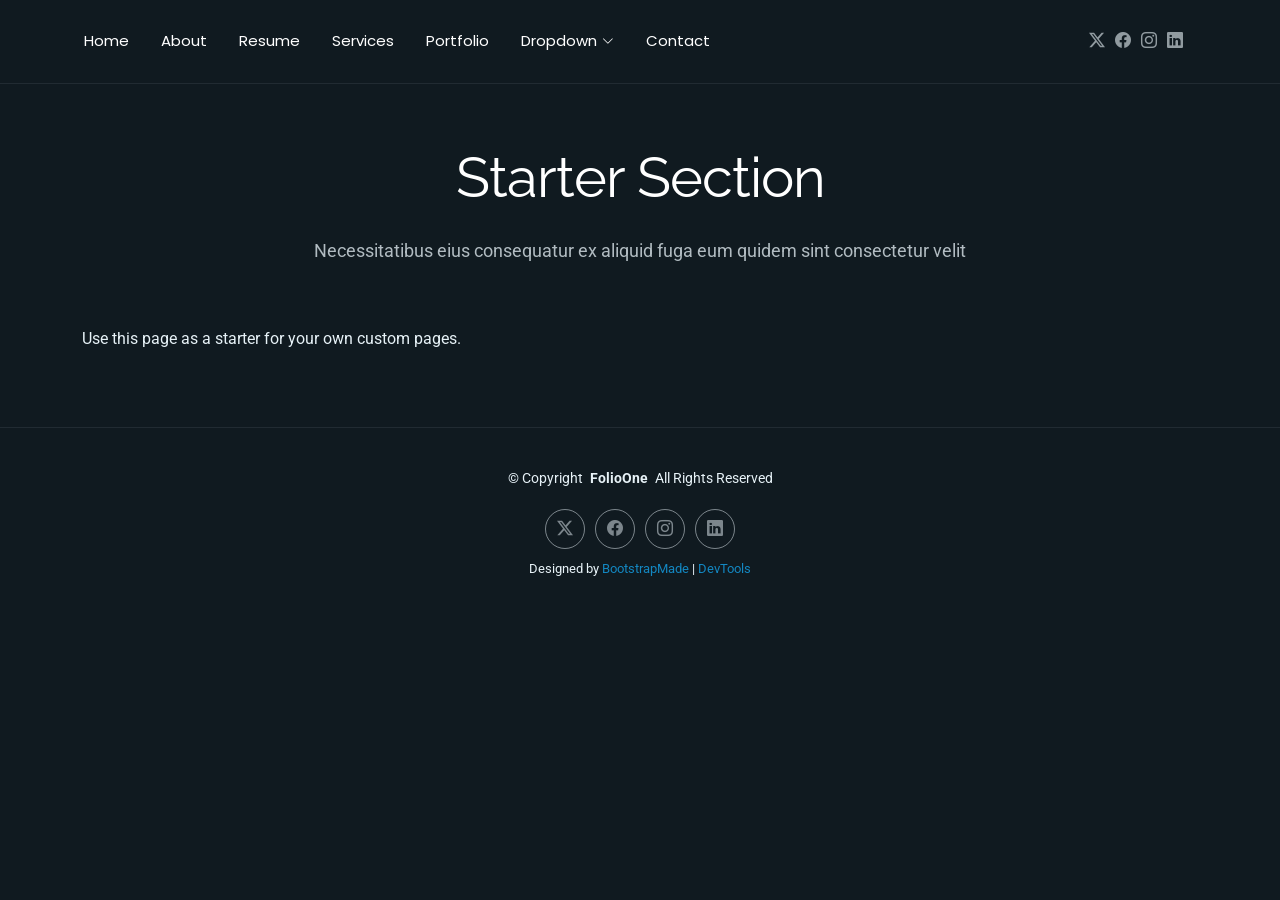
<file: starter-page.html>
<!DOCTYPE html>
<html lang="en">

<head>
  <meta charset="utf-8">
  <meta content="width=device-width, initial-scale=1.0" name="viewport">
  <title>Starter Page - FolioOne Bootstrap Template</title>
  <meta name="description" content="">
  <meta name="keywords" content="">

  <!-- Favicons -->
  <link href="assets/img/favicon.png" rel="icon">
  <link href="assets/img/apple-touch-icon.png" rel="apple-touch-icon">

  <!-- Fonts -->
  <link href="https://fonts.googleapis.com" rel="preconnect">
  <link href="https://fonts.gstatic.com" rel="preconnect" crossorigin>
  <link href="https://fonts.googleapis.com/css2?family=Roboto:ital,wght@0,100;0,300;0,400;0,500;0,700;0,900;1,100;1,300;1,400;1,500;1,700;1,900&family=Poppins:ital,wght@0,100;0,200;0,300;0,400;0,500;0,600;0,700;0,800;0,900;1,100;1,200;1,300;1,400;1,500;1,600;1,700;1,800;1,900&family=Raleway:ital,wght@0,100;0,200;0,300;0,400;0,500;0,600;0,700;0,800;0,900;1,100;1,200;1,300;1,400;1,500;1,600;1,700;1,800;1,900&display=swap" rel="stylesheet">

  <!-- Vendor CSS Files -->
  <link href="assets/vendor/bootstrap/css/bootstrap.min.css" rel="stylesheet">
  <link href="assets/vendor/bootstrap-icons/bootstrap-icons.css" rel="stylesheet">
  <link href="assets/vendor/aos/aos.css" rel="stylesheet">
  <link href="assets/vendor/swiper/swiper-bundle.min.css" rel="stylesheet">
  <link href="assets/vendor/glightbox/css/glightbox.min.css" rel="stylesheet">

  <!-- Main CSS File -->
  <link href="assets/css/main.css" rel="stylesheet">

  <!-- =======================================================
  * Template Name: FolioOne
  * Template URL: https://bootstrapmade.com/folioone-bootstrap-portfolio-website-template/
  * Updated: Aug 23 2025 with Bootstrap v5.3.7
  * Author: BootstrapMade.com
  * License: https://bootstrapmade.com/license/
  ======================================================== -->
</head>

<body class="starter-page-page">

  <header id="header" class="header d-flex align-items-center light-background sticky-top">
    <div class="container position-relative d-flex align-items-center justify-content-between">

      <!-- <a href="index.html" class="logo d-flex align-items-center me-auto me-xl-0">
      <img src="assets/img/logo.webp" alt="">
      <h1 class="sitename">FolioOne</h1> 
    </a> -->

      <nav id="navmenu" class="navmenu">
        <ul>
          <li><a href="index.html">Home</a></li>
          <li><a href="about.html">About</a></li>
          <li><a href="resume.html">Resume</a></li>
          <li><a href="services.html">Services</a></li>
          <li><a href="portfolio.html">Portfolio</a></li>
          <li class="dropdown"><a href="#"><span>Dropdown</span> <i class="bi bi-chevron-down toggle-dropdown"></i></a>
            <ul>
              <li><a href="#">Dropdown 1</a></li>
              <li class="dropdown"><a href="#"><span>Deep Dropdown</span> <i class="bi bi-chevron-down toggle-dropdown"></i></a>
                <ul>
                  <li><a href="#">Deep Dropdown 1</a></li>
                  <li><a href="#">Deep Dropdown 2</a></li>
                  <li><a href="#">Deep Dropdown 3</a></li>
                  <li><a href="#">Deep Dropdown 4</a></li>
                  <li><a href="#">Deep Dropdown 5</a></li>
                </ul>
              </li>
              <li><a href="#">Dropdown 2</a></li>
              <li><a href="#">Dropdown 3</a></li>
              <li><a href="#">Dropdown 4</a></li>
            </ul>
          </li>
          <li><a href="contact.html">Contact</a></li>
        </ul>
        <i class="mobile-nav-toggle d-xl-none bi bi-list"></i>
      </nav>

      <div class="header-social-links">
        <a href="#" class="twitter"><i class="bi bi-twitter-x"></i></a>
        <a href="#" class="facebook"><i class="bi bi-facebook"></i></a>
        <a href="#" class="instagram"><i class="bi bi-instagram"></i></a>
        <a href="#" class="linkedin"><i class="bi bi-linkedin"></i></a>
      </div>

    </div>
  </header>

  <main class="main">

    <!-- Starter Section Section -->
    <section id="starter-section" class="starter-section section">

      <!-- Section Title -->
      <div class="container section-title" data-aos="fade-up">
        <h2>Starter Section</h2>
        <p>Necessitatibus eius consequatur ex aliquid fuga eum quidem sint consectetur velit</p>
      </div><!-- End Section Title -->

      <div class="container" data-aos="fade-up">
        <p>Use this page as a starter for your own custom pages.</p>
      </div>

    </section><!-- /Starter Section Section -->

  </main>

  <footer id="footer" class="footer">

    <div class="container">
      <div class="copyright text-center ">
        <p>© <span>Copyright</span> <strong class="px-1 sitename">FolioOne</strong> <span>All Rights Reserved<br></span></p>
      </div>
      <div class="social-links d-flex justify-content-center">
        <a href=""><i class="bi bi-twitter-x"></i></a>
        <a href=""><i class="bi bi-facebook"></i></a>
        <a href=""><i class="bi bi-instagram"></i></a>
        <a href=""><i class="bi bi-linkedin"></i></a>
      </div>
      <div class="credits">
        <!-- All the links in the footer should remain intact. -->
        <!-- You can delete the links only if you've purchased the pro version. -->
        <!-- Licensing information: https://bootstrapmade.com/license/ -->
        <!-- Purchase the pro version with working PHP/AJAX contact form: [buy-url] -->
        Designed by <a href="https://bootstrapmade.com/">BootstrapMade</a> | <a href="https://bootstrapmade.com/tools/">DevTools</a>
      </div>
    </div>

  </footer>

  <!-- Scroll Top -->
  <a href="#" id="scroll-top" class="scroll-top d-flex align-items-center justify-content-center"><i class="bi bi-arrow-up-short"></i></a>

  <!-- Preloader -->
  <div id="preloader"></div>

  <!-- Vendor JS Files -->
  <script src="assets/vendor/bootstrap/js/bootstrap.bundle.min.js"></script>
  <script src="assets/vendor/php-email-form/validate.js"></script>
  <script src="assets/vendor/aos/aos.js"></script>
  <script src="assets/vendor/typed.js/typed.umd.js"></script>
  <script src="assets/vendor/waypoints/noframework.waypoints.js"></script>
  <script src="assets/vendor/purecounter/purecounter_vanilla.js"></script>
  <script src="assets/vendor/swiper/swiper-bundle.min.js"></script>
  <script src="assets/vendor/imagesloaded/imagesloaded.pkgd.min.js"></script>
  <script src="assets/vendor/isotope-layout/isotope.pkgd.min.js"></script>
  <script src="assets/vendor/glightbox/js/glightbox.min.js"></script>

  <!-- Main JS File -->
  <script src="assets/js/main.js"></script>

</body>

</html>
</file>
<file: assets/css/main.css>
/**
* Template Name: FolioOne
* Template URL: https://bootstrapmade.com/folioone-bootstrap-portfolio-website-template/
* Updated: Aug 23 2025 with Bootstrap v5.3.7
* Author: BootstrapMade.com
* License: https://bootstrapmade.com/license/
*/

/*--------------------------------------------------------------
# Font & Color Variables
# Help: https://bootstrapmade.com/color-system/
--------------------------------------------------------------*/
/* Fonts */
:root {
  --default-font: "Roboto",  system-ui, -apple-system, "Segoe UI", Roboto, "Helvetica Neue", Arial, "Noto Sans", "Liberation Sans", sans-serif, "Apple Color Emoji", "Segoe UI Emoji", "Segoe UI Symbol", "Noto Color Emoji";
  --heading-font: "Raleway",  sans-serif;
  --nav-font: "Poppins",  sans-serif;
}

/* Global Colors - The following color variables are used throughout the website. Updating them here will change the color scheme of the entire website */
:root { 
  --background-color: #101a20; /* Background color for the entire website, including individual sections */
  --default-color: #e7f2f7; /* Default color used for the majority of the text content across the entire website */
  --heading-color: #ffffff; /* Color for headings, subheadings and title throughout the website */
  --accent-color: #1387c1; /* Accent color that represents your brand on the website. It's used for buttons, links, and other elements that need to stand out */
  --surface-color: #141f26; /* The surface color is used as a background of boxed elements within sections, such as cards, icon boxes, or other elements that require a visual separation from the global background. */
  --contrast-color: #ffffff; /* Contrast color for text, ensuring readability against backgrounds of accent, heading, or default colors. */
}

/* Nav Menu Colors - The following color variables are used specifically for the navigation menu. They are separate from the global colors to allow for more customization options */
:root {
  --nav-color: #ffffff;  /* The default color of the main navmenu links */
  --nav-hover-color: #1387c1; /* Applied to main navmenu links when they are hovered over or active */
  --nav-mobile-background-color: #213642; /* Used as the background color for mobile navigation menu */
  --nav-dropdown-background-color: #051117; /* Used as the background color for dropdown items that appear when hovering over primary navigation items */
  --nav-dropdown-color: #e7f2f7; /* Used for navigation links of the dropdown items in the navigation menu. */
  --nav-dropdown-hover-color: #1387c1; /* Similar to --nav-hover-color, this color is applied to dropdown navigation links when they are hovered over. */
}

/* Color Presets - These classes override global colors when applied to any section or element, providing reuse of the sam color scheme. */

.light-background {
  --background-color: #142027;
  --surface-color: #325264;
}

.dark-background {
  --background-color: #0b1419;
  --default-color: #ffffff;
  --heading-color: #ffffff;
  --surface-color: #252525;
  --contrast-color: #ffffff;
}

/* Smooth scroll */
:root {
  scroll-behavior: smooth;
}

/*--------------------------------------------------------------
# General Styling & Shared Classes
--------------------------------------------------------------*/
body {
  color: var(--default-color);
  background-color: var(--background-color);
  font-family: var(--default-font);
}

a {
  color: var(--accent-color);
  text-decoration: none;
  transition: 0.3s;
}

a:hover {
  color: color-mix(in srgb, var(--accent-color), transparent 25%);
  text-decoration: none;
}

h1,
h2,
h3,
h4,
h5,
h6 {
  color: var(--heading-color);
  font-family: var(--heading-font);
}

/* PHP Email Form Messages
------------------------------*/
.php-email-form .error-message {
  display: none;
  background: #df1529;
  color: #ffffff;
  text-align: left;
  padding: 15px;
  margin-bottom: 24px;
  font-weight: 600;
}

.php-email-form .sent-message {
  display: none;
  color: #ffffff;
  background: #059652;
  text-align: center;
  padding: 15px;
  margin-bottom: 24px;
  font-weight: 600;
}

.php-email-form .loading {
  display: none;
  background: var(--surface-color);
  text-align: center;
  padding: 15px;
  margin-bottom: 24px;
}

.php-email-form .loading:before {
  content: "";
  display: inline-block;
  border-radius: 50%;
  width: 24px;
  height: 24px;
  margin: 0 10px -6px 0;
  border: 3px solid var(--accent-color);
  border-top-color: var(--surface-color);
  animation: php-email-form-loading 1s linear infinite;
}

@keyframes php-email-form-loading {
  0% {
    transform: rotate(0deg);
  }

  100% {
    transform: rotate(360deg);
  }
}

/*--------------------------------------------------------------
# Global Header
--------------------------------------------------------------*/
.header {
  --background-color: rgba(255, 255, 255, 0);
  color: var(--default-color);
  background-color: var(--background-color);
  padding: 15px 0;
  transition: all 0.5s;
  z-index: 997;
  border-bottom: 1px solid color-mix(in srgb, var(--default-color), transparent 92%);
}

.header .logo {
  line-height: 1;
}

.header .logo img {
  max-height: 36px;
  margin-right: 8px;
}

.header .logo h1 {
  font-size: 32px;
  margin: 0;
  font-weight: 400;
  color: var(--heading-color);
}

.header .header-social-links {
  padding-right: 15px;
}

.header .header-social-links a {
  color: color-mix(in srgb, var(--default-color), transparent 40%);
  padding-left: 6px;
  display: inline-block;
  transition: 0.3s;
  font-size: 16px;
}

.header .header-social-links a:hover {
  color: var(--default-color);
}

.header .header-social-links a i {
  line-height: 0px;
}

@media (max-width: 1200px) {
  .header .logo {
    order: 1;
  }

  .header .header-social-links {
    order: 2;
  }

  .header .navmenu {
    order: 3;
  }
}

/* Global Header on Scroll
------------------------------*/
.scrolled .header {
  --background-color: rgba(16, 26, 32, 0.9);
}

/*--------------------------------------------------------------
# Navigation Menu
--------------------------------------------------------------*/
/* Desktop Navigation */
@media (min-width: 1200px) {
  .navmenu {
    padding: 0;
  }

  .navmenu ul {
    margin: 0;
    padding: 0;
    display: flex;
    list-style: none;
    align-items: center;
  }

  .navmenu li {
    position: relative;
  }

  .navmenu>ul>li {
    white-space: nowrap;
    padding: 15px 28px 15px 0;
  }

  .navmenu>ul>li:last-child {
    padding-right: 0;
  }

  .navmenu a,
  .navmenu a:focus {
    color: var(--nav-color);
    font-size: 15px;
    padding: 0 2px;
    font-family: var(--nav-font);
    font-weight: 400;
    display: flex;
    align-items: center;
    justify-content: space-between;
    white-space: nowrap;
    transition: 0.3s;
    position: relative;
  }

  .navmenu a i,
  .navmenu a:focus i {
    font-size: 12px;
    line-height: 0;
    margin-left: 5px;
    transition: 0.3s;
  }

  .navmenu>ul>li>a:before {
    content: "";
    position: absolute;
    height: 2px;
    bottom: -6px;
    left: 0;
    background-color: var(--nav-hover-color);
    visibility: hidden;
    width: 0px;
    transition: all 0.3s ease-in-out 0s;
  }

  .navmenu a:hover:before,
  .navmenu li:hover>a:before,
  .navmenu .active:before {
    visibility: visible;
    width: 25px;
  }

  .navmenu li:hover>a,
  .navmenu .active,
  .navmenu .active:focus {
    color: var(--nav-hover-color);
  }

  .navmenu .dropdown ul {
    margin: 0;
    padding: 10px 0;
    background: var(--nav-dropdown-background-color);
    display: block;
    position: absolute;
    visibility: hidden;
    left: -5px;
    top: 130%;
    opacity: 0;
    transition: 0.3s;
    border-radius: 4px;
    z-index: 99;
    box-shadow: 0px 0px 30px rgba(0, 0, 0, 0.1);
  }

  .navmenu .dropdown ul li {
    min-width: 200px;
  }

  .navmenu .dropdown ul a {
    padding: 10px 20px;
    font-size: 15px;
    text-transform: none;
    color: var(--nav-dropdown-color);
  }

  .navmenu .dropdown ul a i {
    font-size: 12px;
  }

  .navmenu .dropdown ul a:hover,
  .navmenu .dropdown ul .active:hover,
  .navmenu .dropdown ul li:hover>a {
    color: var(--nav-dropdown-hover-color);
  }

  .navmenu .dropdown:hover>ul {
    opacity: 1;
    top: 100%;
    visibility: visible;
  }

  .navmenu .dropdown .dropdown ul {
    top: 0;
    left: -90%;
    visibility: hidden;
  }

  .navmenu .dropdown .dropdown:hover>ul {
    opacity: 1;
    top: 0;
    left: -100%;
    visibility: visible;
  }
}

/* Mobile Navigation */
@media (max-width: 1199px) {
  .mobile-nav-toggle {
    color: var(--nav-color);
    font-size: 28px;
    line-height: 0;
    margin-right: 10px;
    cursor: pointer;
    transition: color 0.3s;
  }

  .navmenu {
    padding: 0;
    z-index: 9997;
  }

  .navmenu ul {
    display: none;
    list-style: none;
    position: absolute;
    inset: 60px 20px 20px 20px;
    padding: 10px 0;
    margin: 0;
    border-radius: 6px;
    background-color: var(--nav-mobile-background-color);
    border: 1px solid color-mix(in srgb, var(--default-color), transparent 90%);
    box-shadow: none;
    overflow-y: auto;
    transition: 0.3s;
    z-index: 9998;
  }

  .navmenu a,
  .navmenu a:focus {
    color: var(--nav-dropdown-color);
    padding: 10px 20px;
    font-family: var(--nav-font);
    font-size: 17px;
    font-weight: 500;
    display: flex;
    align-items: center;
    justify-content: space-between;
    white-space: nowrap;
    transition: 0.3s;
  }

  .navmenu a i,
  .navmenu a:focus i {
    font-size: 12px;
    line-height: 0;
    margin-left: 5px;
    width: 30px;
    height: 30px;
    display: flex;
    align-items: center;
    justify-content: center;
    border-radius: 50%;
    transition: 0.3s;
    background-color: color-mix(in srgb, var(--accent-color), transparent 90%);
  }

  .navmenu a i:hover,
  .navmenu a:focus i:hover {
    background-color: var(--accent-color);
    color: var(--contrast-color);
  }

  .navmenu a:hover,
  .navmenu .active,
  .navmenu .active:focus {
    color: var(--nav-dropdown-hover-color);
  }

  .navmenu .active i,
  .navmenu .active:focus i {
    background-color: var(--accent-color);
    color: var(--contrast-color);
    transform: rotate(180deg);
  }

  .navmenu .dropdown ul {
    position: static;
    display: none;
    z-index: 99;
    padding: 10px 0;
    margin: 10px 20px;
    background-color: var(--nav-dropdown-background-color);
    transition: all 0.5s ease-in-out;
  }

  .navmenu .dropdown ul ul {
    background-color: rgba(33, 37, 41, 0.1);
  }

  .navmenu .dropdown>.dropdown-active {
    display: block;
    background-color: rgba(33, 37, 41, 0.03);
  }

  .mobile-nav-active {
    overflow: hidden;
  }

  .mobile-nav-active .mobile-nav-toggle {
    color: #fff;
    position: absolute;
    font-size: 32px;
    top: 15px;
    right: 15px;
    margin-right: 0;
    z-index: 9999;
  }

  .mobile-nav-active .navmenu {
    position: fixed;
    overflow: hidden;
    inset: 0;
    background: rgba(33, 37, 41, 0.8);
    transition: 0.3s;
  }

  .mobile-nav-active .navmenu>ul {
    display: block;
  }
}

/*--------------------------------------------------------------
# Global Footer
--------------------------------------------------------------*/
.footer {
  color: var(--default-color);
  background-color: var(--background-color);
  font-size: 14px;
  padding: 40px 0;
  position: relative;
  border-top: 1px solid color-mix(in srgb, var(--default-color), transparent 92%);
}

.footer .copyright p {
  margin-bottom: 0;
}

.footer .social-links {
  margin-top: 20px;
}

.footer .social-links a {
  display: flex;
  align-items: center;
  justify-content: center;
  width: 40px;
  height: 40px;
  border-radius: 50%;
  border: 1px solid color-mix(in srgb, var(--default-color), transparent 50%);
  font-size: 16px;
  color: color-mix(in srgb, var(--default-color), transparent 50%);
  margin: 0 5px;
  transition: 0.3s;
}

.footer .social-links a:hover {
  color: var(--accent-color);
  border-color: var(--accent-color);
}

.footer .credits {
  margin-top: 10px;
  font-size: 13px;
  text-align: center;
}

/*--------------------------------------------------------------
# Preloader
--------------------------------------------------------------*/
#preloader {
  position: fixed;
  inset: 0;
  z-index: 9999;
  overflow: hidden;
  background-color: var(--background-color);
  transition: all 0.6s ease-out;
  width: 100%;
  height: 100vh;
}

#preloader:before,
#preloader:after {
  content: "";
  position: absolute;
  border: 4px solid var(--accent-color);
  border-radius: 50%;
  animation: animate-preloader 2s cubic-bezier(0, 0.2, 0.8, 1) infinite;
}

#preloader:after {
  animation-delay: -0.5s;
}

@keyframes animate-preloader {
  0% {
    width: 10px;
    height: 10px;
    top: calc(50% - 5px);
    left: calc(50% - 5px);
    opacity: 1;
  }

  100% {
    width: 72px;
    height: 72px;
    top: calc(50% - 36px);
    left: calc(50% - 36px);
    opacity: 0;
  }
}

/*--------------------------------------------------------------
# Scroll Top Button
--------------------------------------------------------------*/
.scroll-top {
  position: fixed;
  visibility: hidden;
  opacity: 0;
  right: 15px;
  bottom: -15px;
  z-index: 99999;
  background-color: var(--accent-color);
  width: 44px;
  height: 44px;
  border-radius: 50px;
  transition: all 0.4s;
}

.scroll-top i {
  font-size: 24px;
  color: var(--contrast-color);
  line-height: 0;
}

.scroll-top:hover {
  background-color: color-mix(in srgb, var(--accent-color), transparent 20%);
  color: var(--contrast-color);
}

.scroll-top.active {
  visibility: visible;
  opacity: 1;
  bottom: 15px;
}

/*--------------------------------------------------------------
# Disable aos animation delay on mobile devices
--------------------------------------------------------------*/
@media screen and (max-width: 768px) {
  [data-aos-delay] {
    transition-delay: 0 !important;
  }
}

/*--------------------------------------------------------------
# Global Page Titles & Breadcrumbs
--------------------------------------------------------------*/
.page-title {
  color: var(--default-color);
  background-color: var(--background-color);
  position: relative;
}

.page-title .heading {
  padding: 80px 0;
  border-top: 1px solid color-mix(in srgb, var(--default-color), transparent 90%);
}

.page-title .heading h1 {
  font-size: 38px;
  font-weight: 700;
}

.page-title nav {
  background-color: color-mix(in srgb, var(--default-color), transparent 96%);
  padding: 20px 0;
}

.page-title nav ol {
  display: flex;
  flex-wrap: wrap;
  list-style: none;
  padding: 0;
  margin: 0;
  font-size: 16px;
  font-weight: 400;
}

.page-title nav ol li+li {
  padding-left: 10px;
}

.page-title nav ol li+li::before {
  content: "/";
  display: inline-block;
  padding-right: 10px;
  color: color-mix(in srgb, var(--default-color), transparent 70%);
}

/*--------------------------------------------------------------
# Global Sections
--------------------------------------------------------------*/
section,
.section {
  color: var(--default-color);
  background-color: var(--background-color);
  padding: 60px 0;
  scroll-margin-top: 100px;
  overflow: clip;
}

@media (max-width: 1199px) {

  section,
  .section {
    scroll-margin-top: 66px;
  }
}

/*--------------------------------------------------------------
# Global Section Titles
--------------------------------------------------------------*/
.section-title {
  text-align: center;
  padding-bottom: 60px;
  position: relative;
}

.section-title h2 {
  font-size: 3.5rem;
  font-weight: 400;
  line-height: 1.2;
  color: var(--heading-color);
  margin-bottom: 1.5rem;
  letter-spacing: -1px;
}

@media (max-width: 768px) {
  .section-title h2 {
    font-size: 2.5rem;
  }
}

.section-title p {
  font-size: 1.125rem;
  line-height: 1.8;
  color: color-mix(in srgb, var(--default-color), transparent 25%);
  max-width: 900px;
  margin: 0 auto;
  text-wrap: balance;
}

/*--------------------------------------------------------------
# Hero Section
--------------------------------------------------------------*/
.hero {
  padding: 80px 0;
  min-height: 100vh;
  display: flex;
  align-items: center;
}

.hero .hero-content h1 {
  font-size: 3.5rem;
  font-weight: 700;
  margin-bottom: 1rem;
  line-height: 1.2;
}

.hero .hero-content h1 .highlight {
  color: var(--accent-color);
  position: relative;
}


@media (max-width: 768px) {
  .hero .hero-content h1 {
    font-size: 2.5rem;
  }
}

.hero .hero-content h2 {
  font-size: 1.5rem;
  font-weight: 400;
  margin-bottom: 2rem;
  color: color-mix(in srgb, var(--default-color), transparent 20%);
}

.hero .hero-content h2 .typed {
  color: var(--accent-color);
  font-weight: 600;
}

@media (max-width: 768px) {
  .hero .hero-content h2 {
    font-size: 1.25rem;
  }
}

.hero .hero-content p {
  font-size: 1.1rem;
  line-height: 1.6;
  margin-bottom: 2.5rem;
  color: color-mix(in srgb, var(--default-color), transparent 30%);
}

.hero .hero-actions {
  display: flex;
  gap: 1rem;
  margin-bottom: 3rem;
}

.hero .hero-actions .btn {
  padding: 12px 30px;
  border-radius: 50px;
  font-weight: 600;
  text-decoration: none;
  transition: all 0.3s ease;
  border: 2px solid;
}

.hero .hero-actions .btn.btn-primary {
  background: var(--accent-color);
  color: var(--contrast-color);
  border-color: var(--accent-color);
}

.hero .hero-actions .btn.btn-primary:hover {
  background: color-mix(in srgb, var(--accent-color), black 15%);
  border-color: color-mix(in srgb, var(--accent-color), black 15%);
  transform: translateY(-2px);
}

.hero .hero-actions .btn.btn-outline {
  background: transparent;
  color: var(--accent-color);
  border-color: var(--accent-color);
}

.hero .hero-actions .btn.btn-outline:hover {
  transform: translateY(-2px);
}

@media (max-width: 576px) {
  .hero .hero-actions {
    flex-direction: column;
  }

  .hero .hero-actions .btn {
    text-align: center;
  }
}

.hero .social-links {
  display: flex;
  gap: 1rem;
}

.hero .social-links a {
  width: 45px;
  height: 45px;
  background: var(--surface-color);
  border-radius: 50%;
  display: flex;
  align-items: center;
  justify-content: center;
  color: var(--default-color);
  font-size: 1.2rem;
  transition: all 0.3s ease;
}

.hero .social-links a:hover {
  background: var(--accent-color);
  color: var(--contrast-color);
  transform: translateY(-3px);
  box-shadow: 0 8px 25px color-mix(in srgb, var(--accent-color), transparent 70%);
}

.hero .hero-image {
  position: relative;
}

.hero .hero-image .image-wrapper {
  position: relative;
  max-width: 450px;
  margin: 0 auto;
}

.hero .hero-image .image-wrapper img {
  border-radius: 20px;
  box-shadow: 0 5px 15px color-mix(in srgb, var(--default-color), transparent 95%);
  transition: transform 0.3s ease;
}

.hero .hero-image .image-wrapper img:hover {
  transform: scale(1.02);
}

.hero .hero-image .floating-elements {
  position: absolute;
  top: 0;
  left: 0;
  right: 0;
  bottom: 0;
  pointer-events: none;
}

.hero .hero-image .floating-elements .floating-card {
  position: absolute;
  background: var(--surface-color);
  padding: 15px 20px;
  border-radius: 15px;
  box-shadow: 0 10px 30px color-mix(in srgb, var(--default-color), transparent 90%);
  display: flex;
  align-items: center;
  gap: 10px;
  font-weight: 600;
  animation: float 3s ease-in-out infinite;
}

.hero .hero-image .floating-elements .floating-card i {
  font-size: 1.5rem;
  color: var(--accent-color);
}

.hero .hero-image .floating-elements .floating-card.design {
  top: 10%;
  right: -10%;
  animation-delay: 0s;
}

.hero .hero-image .floating-elements .floating-card.code {
  bottom: 30%;
  left: -15%;
  animation-delay: 1s;
}

.hero .hero-image .floating-elements .floating-card.creativity {
  top: 70%;
  right: -10%;
  animation-delay: 2s;
}

@media (max-width: 992px) {
  .hero .hero-image .floating-elements .floating-card {
    display: none;
  }
}

@keyframes float {

  0%,
  100% {
    transform: translateY(0px);
  }

  50% {
    transform: translateY(-10px);
  }
}

@media (max-width: 992px) {
  .hero .hero-content {
    text-align: center;
    margin-bottom: 3rem;
  }
}

/*--------------------------------------------------------------
# About Section
--------------------------------------------------------------*/
.about .intro-content .eyebrow {
  display: inline-block;
  letter-spacing: 0.12em;
  text-transform: uppercase;
  font-size: 12px;
  color: color-mix(in srgb, var(--default-color), transparent 40%);
  margin-bottom: 16px;
}

.about .intro-content .headline {
  font-family: var(--heading-font);
  font-weight: 300;
  line-height: 1.2;
  font-size: clamp(28px, 4vw, 44px);
  margin: 0 0 24px 0;
}

.about .intro-content .lead {
  font-size: 18px;
  line-height: 1.8;
  color: color-mix(in srgb, var(--default-color), transparent 10%);
  margin-bottom: 24px;
}

.about .intro-content p {
  line-height: 1.8;
  margin-bottom: 24px;
  color: color-mix(in srgb, var(--default-color), transparent 5%);
}

.about .intro-content .cta-group {
  display: flex;
  gap: 24px;
  align-items: center;
  margin-top: 24px;
}

.about .intro-content .cta-group .btn-ghost {
  display: inline-flex;
  align-items: center;
  gap: 8px;
  padding: 12px 18px;
  border-radius: 6px;
  color: var(--accent-color);
  background: color-mix(in srgb, var(--accent-color), transparent 92%);
  border: 1px solid color-mix(in srgb, var(--accent-color), transparent 70%);
  transition: 0.3s ease-in-out;
}

.about .intro-content .cta-group .btn-ghost:hover,
.about .intro-content .cta-group .btn-ghost:focus {
  color: var(--contrast-color);
  background: var(--accent-color);
  border-color: var(--accent-color);
  outline: none;
  box-shadow: 0 0 0 3px color-mix(in srgb, var(--accent-color), transparent 70%);
}

.about .intro-content .cta-group .link-underline {
  display: inline-flex;
  align-items: center;
  gap: 8px;
  position: relative;
  color: var(--accent-color);
  padding-bottom: 4px;
  transition: 0.3s ease-in-out;
}

.about .intro-content .cta-group .link-underline::after {
  content: "";
  position: absolute;
  left: 0;
  right: 0;
  bottom: 0;
  height: 1px;
  background: color-mix(in srgb, var(--accent-color), transparent 40%);
  transform: scaleX(0.4);
  transform-origin: left;
  transition: 0.3s ease-in-out;
}

.about .intro-content .cta-group .link-underline:hover,
.about .intro-content .cta-group .link-underline:focus {
  color: color-mix(in srgb, var(--accent-color), transparent 10%);
  outline: none;
}

.about .intro-content .cta-group .link-underline:hover::after,
.about .intro-content .cta-group .link-underline:focus::after {
  transform: scaleX(1);
}

.about .profile-figure {
  margin: 0;
}

.about .profile-figure .profile-photo {
  width: 88%;
  max-width: 440px;
  border-radius: 18px;
  box-shadow: 0 10px 30px color-mix(in srgb, var(--default-color), transparent 92%);
  transform: translateY(0);
  transition: transform 0.3s ease-in-out;
}

.about .profile-figure .profile-caption {
  margin-top: 24px;
  display: flex;
  align-items: center;
  justify-content: center;
}

.about .profile-figure .profile-caption .meta {
  font-size: 14px;
  color: color-mix(in srgb, var(--default-color), transparent 20%);
}

.about .profile-figure .profile-caption .meta .funfact {
  font-size: 13px;
  margin-top: 4px;
  color: color-mix(in srgb, var(--default-color), transparent 35%);
}

.about .profile-figure:hover .profile-photo {
  transform: translateY(-4px);
}

.about .skill-item {
  padding: 24px;
  border-radius: 6px;
  transition: 0.3s ease-in-out;
  background: color-mix(in srgb, var(--surface-color), var(--accent-color) 2%);
  border: 1px solid color-mix(in srgb, var(--default-color), transparent 88%);
  height: 100%;
}

.about .skill-item i {
  font-size: 24px;
  color: var(--accent-color);
  margin-bottom: 16px;
  display: inline-block;
}

.about .skill-item h3 {
  font-size: 16px;
  margin-bottom: 6px;
  font-weight: 500;
}

.about .skill-item p {
  margin: 0;
  font-size: 14px;
  color: color-mix(in srgb, var(--default-color), transparent 25%);
}

.about .skill-item:hover {
  transform: translateY(-3px);
  border-color: color-mix(in srgb, var(--accent-color), transparent 60%);
  box-shadow: 0 10px 30px color-mix(in srgb, var(--default-color), transparent 92%);
}

.about .timeline-item {
  position: relative;
  padding-left: 26px;
}

.about .timeline-item time {
  display: inline-block;
  font-size: 12px;
  letter-spacing: 0.08em;
  text-transform: uppercase;
  color: color-mix(in srgb, var(--default-color), transparent 45%);
  margin-bottom: 6px;
}

.about .timeline-item h4 {
  font-size: 18px;
  font-weight: 400;
  margin: 0 0 6px;
}

.about .timeline-item p {
  font-size: 14px;
  color: color-mix(in srgb, var(--default-color), transparent 25%);
  margin: 0;
}

.about .timeline-item .dot {
  position: absolute;
  left: 0;
  top: 4px;
  width: 10px;
  height: 10px;
  border-radius: 50%;
  background: var(--accent-color);
  box-shadow: 0 0 0 6px color-mix(in srgb, var(--accent-color), transparent 80%);
}

.about .personal-quote {
  padding: 24px 0;
}

.about .personal-quote p {
  font-family: var(--heading-font);
  font-weight: 300;
  font-size: clamp(20px, 3vw, 28px);
  line-height: 1.5;
  color: color-mix(in srgb, var(--default-color), transparent 5%);
  margin: 0 auto;
  max-width: 800px;
}

.about .fact-pill {
  display: flex;
  align-items: center;
  justify-content: center;
  gap: 10px;
  padding: 10px 14px;
  border-radius: 999px;
  border: 1px solid color-mix(in srgb, var(--default-color), transparent 85%);
  background: var(--surface-color);
  color: color-mix(in srgb, var(--default-color), transparent 10%);
  transition: 0.3s ease-in-out;
}

.about .fact-pill i {
  color: var(--accent-color);
}

.about .fact-pill span {
  font-size: 14px;
}

.about .fact-pill:hover {
  transform: translateY(-2px);
  border-color: color-mix(in srgb, var(--accent-color), transparent 60%);
  box-shadow: 0 10px 30px color-mix(in srgb, var(--default-color), transparent 92%);
}

.about .fact-pill:focus-within {
  box-shadow: 0 0 0 3px color-mix(in srgb, var(--accent-color), transparent 70%);
}

@media (max-width: 992px) {
  .about .profile-figure {
    text-align: center !important;
  }

  .about .profile-figure .profile-photo {
    width: 72%;
  }

  .about .intro-content .cta-group {
    flex-wrap: wrap;
  }
}

@media (max-width: 576px) {
  .about .profile-figure .profile-photo {
    width: 100%;
  }
}

/*--------------------------------------------------------------
# Skills Section
--------------------------------------------------------------*/
.skills .skill-box {
  background-color: var(--surface-color);
  padding: 2rem;
  border-radius: 8px;
  box-shadow: 0 0 20px rgba(0, 0, 0, 0.05);
}

.skills .skill-box h3 {
  font-size: 1.2rem;
  margin-bottom: 1rem;
  font-weight: 600;
}

.skills .skill-box p {
  font-size: 0.9rem;
  margin-bottom: 0.8rem;
  opacity: 0.6;
}

.skills .skill-box .progress {
  background-color: color-mix(in srgb, var(--accent-color), transparent 85%);
  border-radius: 50px;
  height: 8px;
  margin-top: 5px;
  overflow: hidden;
}

.skills .skill-box .progress .progress-bar {
  background-color: var(--accent-color);
  height: 100%;
  position: relative;
  border-radius: 50px;
  transition: 0.9s;
  width: 1px;
}

/*--------------------------------------------------------------
# Stats Section
--------------------------------------------------------------*/
.stats .avatars {
  position: relative;
}

.stats .avatars img {
  width: 60px;
  height: 60px;
  border: 3px solid var(--accent-color);
  margin-right: -15px;
  transition: transform 0.3s ease;
}

.stats .avatars img:hover {
  transform: translateY(-5px);
  z-index: 2;
}

.stats .counters h2 {
  color: var(--heading-color);
  font-size: 48px;
  font-weight: 700;
  margin-bottom: 10px;
}

.stats .counters h2 span {
  display: inline-block;
}

.stats .counters p {
  color: var(--default-color);
  font-size: 18px;
  margin: 0;
  opacity: 0.9;
}

@media (max-width: 991px) {
  .stats .row {
    text-align: center;
  }

  .stats .avatars {
    justify-content: center;
    margin-bottom: 40px;
  }

  .stats .counters h2 {
    font-size: 36px;
  }

  .stats .counters p {
    font-size: 16px;
  }

  .stats .counters .col-md-4 {
    margin-bottom: 30px;
  }

  .stats .counters .col-md-4:last-child {
    margin-bottom: 0;
  }
}

@media (max-width: 576px) {
  .stats {
    padding: 60px 0;
  }

  .stats .avatars {
    flex-wrap: wrap;
    justify-content: center;
  }

  .stats .avatars img {
    margin: 0 -8px;
  }
}

/*--------------------------------------------------------------
# Testimonials Section
--------------------------------------------------------------*/
.testimonials .testimonials-carousel,
.testimonials .testimonials-slider {
  overflow: hidden;
}

.testimonials .testimonial-item .testimonial-content {
  border-left: 3px solid var(--accent-color);
  padding-left: 30px;
}

.testimonials .testimonial-item .testimonial-img {
  border-radius: 50%;
  border: 4px solid var(--background-color);
  margin: 0 auto;
}

.testimonials .testimonial-item h3 {
  font-size: 20px;
  font-weight: bold;
  margin: 10px 0 5px 0;
}

.testimonials .testimonial-item h4 {
  font-size: 14px;
  color: color-mix(in srgb, var(--default-color), transparent 40%);
  margin: 0 0 10px 0;
}

.testimonials .testimonial-item .stars i {
  color: #ffc107;
  margin: 0 1px;
}

.testimonials .testimonial-item .quote-icon-left,
.testimonials .testimonial-item .quote-icon-right {
  color: color-mix(in srgb, var(--accent-color), transparent 50%);
  font-size: 26px;
  line-height: 0;
}

.testimonials .testimonial-item .quote-icon-left {
  display: inline-block;
  left: -5px;
  position: relative;
}

.testimonials .testimonial-item .quote-icon-right {
  display: inline-block;
  right: -5px;
  position: relative;
  top: 10px;
  transform: scale(-1, -1);
}

.testimonials .testimonial-item p {
  font-style: italic;
}

.testimonials .swiper-wrapper {
  height: auto;
}

.testimonials .swiper-pagination {
  margin-top: 30px;
  position: relative;
}

.testimonials .swiper-pagination .swiper-pagination-bullet {
  width: 12px;
  height: 12px;
  background-color: color-mix(in srgb, var(--default-color), transparent 85%);
  opacity: 1;
}

.testimonials .swiper-pagination .swiper-pagination-bullet-active {
  background-color: var(--accent-color);
}

/*--------------------------------------------------------------
# Resume Section
--------------------------------------------------------------*/
.resume .resume-item {
  margin-bottom: 3rem;
}

.resume .resume-item .resume-title {
  font-size: 1.75rem;
  font-weight: 700;
  margin-bottom: 1.5rem;
  padding-bottom: 1.5rem;
  position: relative;
  color: var(--heading-color);
}

.resume .resume-item .resume-title::after {
  content: "";
  position: absolute;
  display: block;
  width: 50px;
  height: 3px;
  background: var(--accent-color);
  bottom: 0;
  left: 0;
}

.resume .resume-item .resume-content {
  padding-left: 1.25rem;
  border-left: 2px solid color-mix(in srgb, var(--accent-color), transparent 85%);
}

.resume .resume-item article {
  position: relative;
  margin-bottom: 2.5rem;
}

.resume .resume-item article::before {
  content: "";
  position: absolute;
  width: 16px;
  height: 16px;
  border-radius: 50%;
  left: -1.8rem;
  top: 0.25rem;
  background: var(--background-color);
  border: 2px solid var(--accent-color);
}

.resume .resume-item article h4 {
  font-size: 1.25rem;
  font-weight: 600;
  margin-bottom: 0.5rem;
  color: var(--heading-color);
}

.resume .resume-item article h5 {
  font-size: 1rem;
  background: color-mix(in srgb, var(--accent-color), transparent 92%);
  padding: 0.375rem 0.75rem;
  display: inline-block;
  font-weight: 600;
  margin: 0.5rem 0;
  color: var(--accent-color);
  border-radius: 4px;
}

.resume .resume-item article .institution,
.resume .resume-item article .company {
  font-size: 1rem;
  margin-bottom: 1rem;
  color: color-mix(in srgb, var(--default-color), transparent 25%);
}

.resume .resume-item article p {
  margin-bottom: 1rem;
}

.resume .resume-item article ul {
  padding-left: 1.25rem;
  margin-bottom: 0;
}

.resume .resume-item article ul li {
  padding-bottom: 0.75rem;
  position: relative;
}

.resume .resume-item article ul li:last-child {
  padding-bottom: 0;
}

.resume .skill-item {
  margin-bottom: 2rem;
}

.resume .skill-item h4 {
  font-size: 1rem;
  font-weight: 600;
  margin-bottom: 0.75rem;
  color: var(--heading-color);
}

.resume .skill-item .progress {
  height: 0.75rem;
  background-color: color-mix(in srgb, var(--accent-color), transparent 92%);
  border-radius: 1rem;
  overflow: visible;
}

.resume .skill-item .progress .progress-bar {
  background-color: var(--accent-color);
  position: relative;
  border-radius: 1rem;
  width: 0;
  transition: width 1s ease;
}

.resume .skill-item .progress .progress-bar::after {
  content: attr(aria-valuenow) "%";
  position: absolute;
  right: 0;
  top: -1.75rem;
  font-size: 0.875rem;
  font-weight: 600;
  color: var(--accent-color);
}

@media (max-width: 991.98px) {
  .resume .resume-item {
    margin-bottom: 2rem;
  }
}

@media (max-width: 767.98px) {
  .resume .resume-content {
    padding-left: 1rem !important;
  }

  .resume article::before {
    left: -1.6rem !important;
  }
}

/*--------------------------------------------------------------
# Services Section
--------------------------------------------------------------*/
.services .service-item {
  display: flex;
  background-color: var(--surface-color);
  border-radius: 12px;
  padding: 2rem;
  height: 100%;
  position: relative;
  overflow: hidden;
  box-shadow: 0 5px 20px rgba(0, 0, 0, 0.03);
  transition: all 0.4s ease;
}

.services .service-item::before {
  content: "";
  position: absolute;
  left: 0;
  top: 0;
  height: 100%;
  width: 4px;
  background-color: var(--accent-color);
  transform: scaleY(0);
  transform-origin: bottom;
  transition: transform 0.4s cubic-bezier(0.65, 0, 0.35, 1);
}

.services .service-item:hover {
  box-shadow: 0 10px 30px rgba(0, 0, 0, 0.08);
  transform: translateY(-5px);
}

.services .service-item:hover::before {
  transform: scaleY(1);
}

.services .service-item:hover .service-icon {
  background-color: var(--accent-color);
  color: var(--contrast-color);
  transform: rotateY(180deg);
}

.services .service-item:hover .service-icon i {
  transform: rotateY(180deg);
}

.services .service-item:hover .service-link i {
  transform: translateX(5px);
}

.services .service-icon {
  flex-shrink: 0;
  width: 70px;
  height: 70px;
  border-radius: 12px;
  background-color: color-mix(in srgb, var(--accent-color), transparent 90%);
  color: var(--accent-color);
  display: flex;
  align-items: center;
  justify-content: center;
  margin-right: 1.5rem;
  transition: all 0.5s ease;
}

.services .service-icon i {
  font-size: 2rem;
  transition: transform 0.5s ease;
}

.services .service-content {
  flex-grow: 1;
}

.services .service-content h3 {
  font-size: 1.4rem;
  margin-bottom: 1rem;
  font-weight: 700;
  color: var(--heading-color);
}

.services .service-content p {
  margin-bottom: 1.25rem;
  color: color-mix(in srgb, var(--default-color), transparent 20%);
}

.services .service-link {
  display: inline-flex;
  align-items: center;
  color: var(--accent-color);
  font-weight: 600;
  text-decoration: none;
  transition: color 0.3s ease;
}

.services .service-link span {
  margin-right: 0.5rem;
}

.services .service-link i {
  transition: transform 0.3s ease;
}

.services .service-link:hover {
  color: color-mix(in srgb, var(--accent-color), transparent 25%);
}

@media (max-width: 767.98px) {
  .services .service-item {
    padding: 1.5rem;
    margin-bottom: 1rem;
  }

  .services .service-icon {
    width: 60px;
    height: 60px;
    margin-right: 1rem;
  }

  .services .service-icon i {
    font-size: 1.5rem;
  }

  .services .service-content h3 {
    font-size: 1.2rem;
    margin-bottom: 0.75rem;
  }

  .services .service-content p {
    margin-bottom: 1rem;
    font-size: 0.95rem;
  }
}

@media (max-width: 575.98px) {
  .services .service-item {
    flex-direction: column;
    text-align: center;
  }

  .services .service-item::before {
    width: 100%;
    height: 4px;
    transform: scaleX(0);
    transform-origin: left;
  }

  .services .service-item:hover::before {
    transform: scaleX(1);
  }

  .services .service-icon {
    margin-right: 0;
    margin-bottom: 1.25rem;
  }

  .services .service-link {
    justify-content: center;
  }
}

/*--------------------------------------------------------------
# Service Details Section
--------------------------------------------------------------*/
.service-details .service-hero {
  margin-bottom: 4rem;
}

.service-details .service-hero .service-meta {
  display: flex;
  align-items: center;
  gap: 1rem;
  margin-bottom: 1.5rem;
}

.service-details .service-hero .service-meta .service-category {
  background: color-mix(in srgb, var(--accent-color), transparent 85%);
  color: var(--accent-color);
  padding: 0.5rem 1rem;
  border-radius: 20px;
  font-size: 0.85rem;
  font-weight: 500;
  letter-spacing: 0.5px;
}

.service-details .service-hero .service-meta .reading-time {
  color: color-mix(in srgb, var(--default-color), transparent 50%);
  font-size: 0.9rem;
  font-weight: 300;
}

.service-details .service-hero h1 {
  font-size: 3.5rem;
  font-weight: 300;
  line-height: 1.2;
  margin-bottom: 1.5rem;
  color: var(--heading-color);
  letter-spacing: -0.02em;
}

.service-details .service-hero .service-description {
  font-size: 1.25rem;
  line-height: 1.7;
  color: color-mix(in srgb, var(--default-color), transparent 25%);
  font-weight: 300;
  margin: 0;
}

.service-details .service-visual {
  margin-bottom: 4rem;
  overflow: hidden;
  border-radius: 4px;
}

.service-details .service-visual img {
  width: 100%;
  height: 400px;
  object-fit: cover;
  transition: transform 0.5s ease;
}

.service-details .service-visual img:hover {
  transform: scale(1.02);
}

.service-details .service-narrative {
  margin-bottom: 5rem;
}

.service-details .service-narrative h3 {
  font-size: 2rem;
  font-weight: 300;
  margin-bottom: 2rem;
  color: var(--heading-color);
  letter-spacing: -0.01em;
}

.service-details .service-narrative p {
  font-size: 1.1rem;
  line-height: 1.8;
  margin-bottom: 2rem;
  color: var(--default-color);
  font-weight: 300;
}

.service-details .benefits-grid {
  display: grid;
  grid-template-columns: repeat(auto-fit, minmax(280px, 1fr));
  gap: 2.5rem;
  margin-top: 3rem;
}

.service-details .benefits-grid .benefit-card {
  text-align: center;
  padding: 0;
}

.service-details .benefits-grid .benefit-card .benefit-icon {
  width: 60px;
  height: 60px;
  background: color-mix(in srgb, var(--accent-color), transparent 90%);
  border-radius: 50%;
  display: flex;
  align-items: center;
  justify-content: center;
  margin: 0 auto 1.5rem;
  transition: all 0.3s ease;
}

.service-details .benefits-grid .benefit-card .benefit-icon i {
  font-size: 1.5rem;
  color: var(--accent-color);
}

.service-details .benefits-grid .benefit-card:hover .benefit-icon {
  background: var(--accent-color);
  transform: translateY(-2px);
}

.service-details .benefits-grid .benefit-card:hover .benefit-icon i {
  color: var(--contrast-color);
}

.service-details .benefits-grid .benefit-card h4 {
  font-size: 1.2rem;
  font-weight: 400;
  margin-bottom: 1rem;
  color: var(--heading-color);
}

.service-details .benefits-grid .benefit-card p {
  font-size: 1rem;
  line-height: 1.6;
  color: color-mix(in srgb, var(--default-color), transparent 30%);
  margin: 0;
}

.service-details .timeline-section {
  margin-bottom: 4rem;
}

.service-details .timeline-section h3 {
  font-size: 2rem;
  font-weight: 300;
  margin-bottom: 3rem;
  color: var(--heading-color);
  letter-spacing: -0.01em;
}

.service-details .timeline-section .timeline {
  position: relative;
}

.service-details .timeline-section .timeline::before {
  content: "";
  position: absolute;
  left: 30px;
  top: 0;
  bottom: 0;
  width: 1px;
  background: color-mix(in srgb, var(--default-color), transparent 85%);
}

.service-details .timeline-section .timeline .timeline-item {
  position: relative;
  padding-left: 80px;
  margin-bottom: 3rem;
}

.service-details .timeline-section .timeline .timeline-item:last-child {
  margin-bottom: 0;
}

.service-details .timeline-section .timeline .timeline-item .timeline-marker {
  position: absolute;
  left: 0;
  top: 0;
  width: 60px;
  height: 60px;
  background: var(--surface-color);
  border: 2px solid color-mix(in srgb, var(--accent-color), transparent 70%);
  border-radius: 50%;
  display: flex;
  align-items: center;
  justify-content: center;
  z-index: 1;
}

.service-details .timeline-section .timeline .timeline-item .timeline-marker span {
  font-size: 1.2rem;
  font-weight: 500;
  color: var(--accent-color);
}

.service-details .timeline-section .timeline .timeline-item .timeline-content h4 {
  font-size: 1.3rem;
  font-weight: 400;
  margin-bottom: 0.75rem;
  color: var(--heading-color);
}

.service-details .timeline-section .timeline .timeline-item .timeline-content p {
  font-size: 1rem;
  line-height: 1.6;
  margin-bottom: 0.5rem;
  color: var(--default-color);
}

.service-details .timeline-section .timeline .timeline-item .timeline-content small {
  color: color-mix(in srgb, var(--default-color), transparent 40%);
  font-size: 0.9rem;
  font-weight: 500;
}

.service-details .service-sidebar {
  padding-left: 2rem;
}

@media (max-width: 992px) {
  .service-details .service-sidebar {
    padding-left: 0;
    margin-top: 4rem;
  }
}

.service-details .overview-card,
.service-details .success-story,
.service-details .consultation-form {
  background: var(--surface-color);
  border-radius: 8px;
  padding: 2.5rem;
  margin-bottom: 2.5rem;
  border: 1px solid color-mix(in srgb, var(--default-color), transparent 93%);
  transition: all 0.3s ease;
}

.service-details .overview-card:hover,
.service-details .success-story:hover,
.service-details .consultation-form:hover {
  border-color: color-mix(in srgb, var(--accent-color), transparent 80%);
}

.service-details .overview-card .overview-header h4 {
  font-size: 1.4rem;
  font-weight: 400;
  margin-bottom: 2rem;
  color: var(--heading-color);
}

.service-details .overview-card .overview-stats {
  display: grid;
  grid-template-columns: repeat(3, 1fr);
  gap: 1.5rem;
  margin-bottom: 2rem;
}

.service-details .overview-card .overview-stats .stat-item {
  text-align: center;
}

.service-details .overview-card .overview-stats .stat-item .stat-number {
  font-size: 2rem;
  font-weight: 300;
  color: var(--accent-color);
  line-height: 1;
  margin-bottom: 0.5rem;
}

.service-details .overview-card .overview-stats .stat-item .stat-label {
  font-size: 0.85rem;
  color: color-mix(in srgb, var(--default-color), transparent 40%);
  font-weight: 500;
  text-transform: uppercase;
  letter-spacing: 0.5px;
}

.service-details .overview-card .overview-details {
  border-top: 1px solid color-mix(in srgb, var(--default-color), transparent 90%);
  padding-top: 1.5rem;
}

.service-details .overview-card .overview-details .detail-row {
  display: flex;
  justify-content: space-between;
  align-items: center;
  margin-bottom: 1rem;
}

.service-details .overview-card .overview-details .detail-row:last-child {
  margin-bottom: 0;
}

.service-details .overview-card .overview-details .detail-row .detail-label {
  font-size: 0.95rem;
  color: color-mix(in srgb, var(--default-color), transparent 30%);
  font-weight: 400;
}

.service-details .overview-card .overview-details .detail-row .detail-value {
  font-size: 0.95rem;
  color: var(--heading-color);
  font-weight: 500;
}

.service-details .success-story .story-quote p {
  font-size: 1.1rem;
  line-height: 1.7;
  color: color-mix(in srgb, var(--default-color), transparent 20%);
  font-style: italic;
  margin-bottom: 2rem;
}

.service-details .success-story .story-author {
  display: flex;
  align-items: center;
  gap: 1rem;
  margin-bottom: 1.5rem;
}

.service-details .success-story .story-author .author-avatar {
  width: 50px;
  height: 50px;
  border-radius: 50%;
  object-fit: cover;
}

.service-details .success-story .story-author .author-details h5 {
  font-size: 1rem;
  font-weight: 500;
  margin-bottom: 0.25rem;
  color: var(--heading-color);
}

.service-details .success-story .story-author .author-details span {
  display: block;
  font-size: 0.9rem;
  color: color-mix(in srgb, var(--default-color), transparent 40%);
  margin-bottom: 0.25rem;
}

.service-details .success-story .story-author .author-details small {
  font-size: 0.8rem;
  color: color-mix(in srgb, var(--default-color), transparent 50%);
}

.service-details .success-story .story-metrics {
  display: grid;
  grid-template-columns: repeat(2, 1fr);
  gap: 1rem;
  padding-top: 1.5rem;
  border-top: 1px solid color-mix(in srgb, var(--default-color), transparent 90%);
}

.service-details .success-story .story-metrics .metric {
  text-align: center;
}

.service-details .success-story .story-metrics .metric .metric-value {
  font-size: 1.5rem;
  font-weight: 500;
  color: var(--accent-color);
  display: block;
  margin-bottom: 0.25rem;
}

.service-details .success-story .story-metrics .metric .metric-label {
  font-size: 0.8rem;
  color: color-mix(in srgb, var(--default-color), transparent 40%);
  text-transform: uppercase;
  letter-spacing: 0.5px;
}

.service-details .consultation-form .form-header {
  margin-bottom: 2rem;
}

.service-details .consultation-form .form-header h4 {
  font-size: 1.4rem;
  font-weight: 400;
  margin-bottom: 0.75rem;
  color: var(--heading-color);
}

.service-details .consultation-form .form-header p {
  font-size: 0.95rem;
  line-height: 1.6;
  color: color-mix(in srgb, var(--default-color), transparent 30%);
  margin: 0;
}

.service-details .consultation-form .form-group {
  margin-bottom: 1.5rem;
}

.service-details .consultation-form .form-input {
  width: 100%;
  padding: 1rem;
  border: 1px solid color-mix(in srgb, var(--default-color), transparent 85%);
  border-radius: 4px;
  font-size: 0.95rem;
  transition: all 0.3s ease;
  background: transparent;
}

.service-details .consultation-form .form-input:focus {
  outline: none;
  border-color: var(--accent-color);
  box-shadow: 0 0 0 3px color-mix(in srgb, var(--accent-color), transparent 90%);
}

.service-details .consultation-form input[type=text],
.service-details .consultation-form input[type=email],
.service-details .consultation-form input[type=tel],
.service-details .consultation-form select,
.service-details .consultation-form textarea {
  color: var(--default-color);
  background-color: var(--surface-color);
  font-size: 14px;
  border-color: color-mix(in srgb, var(--default-color), transparent 80%);
}

.service-details .consultation-form input[type=text]:focus,
.service-details .consultation-form input[type=email]:focus,
.service-details .consultation-form input[type=tel]:focus,
.service-details .consultation-form select:focus,
.service-details .consultation-form textarea:focus {
  border-color: var(--accent-color);
}

.service-details .consultation-form input[type=text]::placeholder,
.service-details .consultation-form input[type=email]::placeholder,
.service-details .consultation-form input[type=tel]::placeholder,
.service-details .consultation-form select::placeholder,
.service-details .consultation-form textarea::placeholder {
  color: color-mix(in srgb, var(--default-color), transparent 70%);
}

.service-details .consultation-form .btn-consultation {
  background: var(--accent-color);
  color: var(--contrast-color);
  border: none;
  padding: 1rem 2rem;
  border-radius: 4px;
  font-size: 0.95rem;
  font-weight: 500;
  width: 100%;
  display: flex;
  align-items: center;
  justify-content: center;
  gap: 0.5rem;
  transition: all 0.3s ease;
  text-transform: none;
}

.service-details .consultation-form .btn-consultation:hover {
  background: color-mix(in srgb, var(--accent-color), transparent 10%);
  transform: translateY(-1px);
}

.service-details .consultation-form .btn-consultation i {
  font-size: 0.9rem;
}

@media (max-width: 768px) {
  .service-details .service-hero h1 {
    font-size: 2.5rem;
  }

  .service-details .service-hero .service-description {
    font-size: 1.1rem;
  }

  .service-details .service-visual img {
    height: 250px;
  }

  .service-details .benefits-grid {
    grid-template-columns: 1fr;
    gap: 2rem;
  }

  .service-details .timeline-section .timeline::before {
    left: 20px;
  }

  .service-details .timeline-section .timeline .timeline-item {
    padding-left: 60px;
  }

  .service-details .timeline-section .timeline .timeline-item .timeline-marker {
    width: 40px;
    height: 40px;
  }

  .service-details .timeline-section .timeline .timeline-item .timeline-marker span {
    font-size: 1rem;
  }

  .service-details .overview-card .overview-stats {
    grid-template-columns: 1fr;
    gap: 1rem;
  }
}

/*--------------------------------------------------------------
# Portfolio Section
--------------------------------------------------------------*/
.portfolio .portfolio-filters {
  display: flex;
  justify-content: center;
  flex-wrap: wrap;
  gap: 10px;
  margin-bottom: 30px;
  padding: 0;
  list-style: none;
}

.portfolio .portfolio-filters li {
  padding: 8px 20px;
  font-size: 0.95rem;
  font-weight: 500;
  border-radius: 30px;
  cursor: pointer;
  transition: all 0.3s ease;
  background-color: color-mix(in srgb, var(--accent-color), transparent 90%);
  color: var(--accent-color);
}

.portfolio .portfolio-filters li:hover {
  background-color: color-mix(in srgb, var(--accent-color), transparent 80%);
}

.portfolio .portfolio-filters li.filter-active {
  background-color: var(--accent-color);
  color: var(--contrast-color);
}

.portfolio .portfolio-card {
  background-color: var(--surface-color);
  border-radius: 10px;
  overflow: hidden;
  box-shadow: 0 5px 15px rgba(0, 0, 0, 0.05);
  margin-bottom: 30px;
  transition: all 0.3s ease;
}

.portfolio .portfolio-card:hover {
  transform: translateY(-10px);
  box-shadow: 0 10px 30px rgba(0, 0, 0, 0.1);
}

.portfolio .portfolio-card:hover .portfolio-img .portfolio-overlay {
  opacity: 1;
}

.portfolio .portfolio-card:hover .portfolio-img img {
  transform: scale(1.1);
}

.portfolio .portfolio-card .portfolio-img {
  position: relative;
  overflow: hidden;
}

.portfolio .portfolio-card .portfolio-img img {
  width: 100%;
  height: auto;
  transition: transform 0.5s ease;
}

.portfolio .portfolio-card .portfolio-img .portfolio-overlay {
  position: absolute;
  top: 0;
  left: 0;
  width: 100%;
  height: 100%;
  background: rgba(0, 0, 0, 0.6);
  display: flex;
  align-items: center;
  justify-content: center;
  gap: 15px;
  opacity: 0;
  transition: all 0.3s ease;
}

.portfolio .portfolio-card .portfolio-img .portfolio-overlay a {
  width: 45px;
  height: 45px;
  background-color: var(--accent-color);
  color: var(--contrast-color);
  border-radius: 50%;
  display: flex;
  align-items: center;
  justify-content: center;
  font-size: 1.2rem;
  transition: all 0.3s ease;
}

.portfolio .portfolio-card .portfolio-img .portfolio-overlay a:hover {
  background-color: color-mix(in srgb, var(--accent-color), #fff 20%);
  transform: translateY(-5px);
}

.portfolio .portfolio-card .portfolio-info {
  padding: 20px;
}

.portfolio .portfolio-card .portfolio-info h4 {
  font-size: 1.2rem;
  font-weight: 700;
  margin-bottom: 5px;
  color: var(--heading-color);
}

.portfolio .portfolio-card .portfolio-info p {
  font-size: 0.9rem;
  color: var(--default-color);
  margin-bottom: 10px;
}

.portfolio .portfolio-card .portfolio-info .portfolio-link {
  display: inline-flex;
  align-items: center;
  color: var(--accent-color);
  font-weight: 600;
  text-decoration: none;
  transition: color 0.3s ease;
}

.portfolio .portfolio-card .portfolio-info .portfolio-link span {
  margin-right: 0.5rem;
}

.portfolio .portfolio-card .portfolio-info .portfolio-link i {
  transition: transform 0.3s ease;
}

.portfolio .portfolio-card .portfolio-info .portfolio-link:hover {
  color: color-mix(in srgb, var(--accent-color), transparent 25%);
}

.portfolio .portfolio-card .portfolio-info .portfolio-link i {
  transform: translateX(5px);
}

.portfolio .portfolio-card .portfolio-info .portfolio-tags {
  display: flex;
  flex-wrap: wrap;
  gap: 8px;
}

.portfolio .portfolio-card .portfolio-info .portfolio-tags span {
  font-size: 0.8rem;
  padding: 4px 12px;
  border-radius: 20px;
  background-color: color-mix(in srgb, var(--accent-color), transparent 90%);
  color: var(--accent-color);
}

.portfolio .btn-primary {
  background-color: var(--accent-color);
  border-color: var(--accent-color);
  color: var(--contrast-color);
  padding: 12px 30px;
  font-weight: 600;
  border-radius: 5px;
  transition: all 0.3s ease;
}

.portfolio .btn-primary:hover {
  background-color: color-mix(in srgb, var(--accent-color), #000 10%);
  border-color: color-mix(in srgb, var(--accent-color), #000 10%);
  transform: translateY(-3px);
  box-shadow: 0 5px 15px rgba(0, 0, 0, 0.1);
}

@media (max-width: 575.98px) {
  .portfolio .portfolio-card .portfolio-info .portfolio-link {
    justify-content: center;
  }
}

/*--------------------------------------------------------------
# Portfolio Details Section
--------------------------------------------------------------*/
.portfolio-details {
  --section-spacing: 2.5rem;
}

.portfolio-details .portfolio-details-media {
  position: relative;
}

.portfolio-details .portfolio-details-media .main-image {
  margin-bottom: 1rem;
  border-radius: 20px;
  overflow: hidden;
  box-shadow: 0 10px 30px rgba(0, 0, 0, 0.08);
}

.portfolio-details .portfolio-details-media .main-image .portfolio-details-slider {
  position: relative;
}

.portfolio-details .portfolio-details-media .main-image .portfolio-details-slider .swiper-wrapper {
  height: auto !important;
}

.portfolio-details .portfolio-details-media .main-image .portfolio-details-slider .swiper-slide img {
  aspect-ratio: 3/2;
  object-fit: cover;
  width: 100%;
}

.portfolio-details .portfolio-details-media .main-image .portfolio-details-slider .swiper-button-next,
.portfolio-details .portfolio-details-media .main-image .portfolio-details-slider .swiper-button-prev {
  background-color: var(--contrast-color);
  width: 40px;
  height: 40px;
  border-radius: 50%;
  transition: all 0.3s ease;
}

.portfolio-details .portfolio-details-media .main-image .portfolio-details-slider .swiper-button-next:after,
.portfolio-details .portfolio-details-media .main-image .portfolio-details-slider .swiper-button-prev:after {
  font-size: 16px;
  color: var(--accent-color);
  font-weight: bold;
}

.portfolio-details .portfolio-details-media .main-image .portfolio-details-slider .swiper-button-next:hover,
.portfolio-details .portfolio-details-media .main-image .portfolio-details-slider .swiper-button-prev:hover {
  background-color: var(--accent-color);
}

.portfolio-details .portfolio-details-media .main-image .portfolio-details-slider .swiper-button-next:hover:after,
.portfolio-details .portfolio-details-media .main-image .portfolio-details-slider .swiper-button-prev:hover:after {
  color: var(--contrast-color);
}

.portfolio-details .portfolio-details-media .thumbnail-grid img {
  height: 80px;
  object-fit: cover;
  border-radius: 8px;
  cursor: pointer;
  transition: all 0.3s ease;
  box-shadow: 0 4px 10px rgba(0, 0, 0, 0.05);
}

.portfolio-details .portfolio-details-media .thumbnail-grid img:hover {
  transform: translateY(-5px);
  box-shadow: 0 8px 15px rgba(0, 0, 0, 0.1);
}

.portfolio-details .portfolio-details-media .tech-stack-badges {
  display: flex;
  flex-wrap: wrap;
  gap: 10px;
  margin-top: 1.5rem;
}

.portfolio-details .portfolio-details-media .tech-stack-badges span {
  display: inline-block;
  padding: 6px 12px;
  font-size: 13px;
  font-weight: 500;
  border-radius: 20px;
  background-color: color-mix(in srgb, var(--heading-color), transparent 85%);
  color: var(--heading-color);
  transition: all 0.3s ease;
}

.portfolio-details .portfolio-details-media .tech-stack-badges span:hover {
  background-color: color-mix(in srgb, var(--heading-color), transparent 70%);
  transform: translateY(-2px);
}

.portfolio-details .portfolio-details-content {
  padding: 0 0 0 2rem;
  height: 100%;
  display: flex;
  flex-direction: column;
}

.portfolio-details .portfolio-details-content .project-meta {
  display: flex;
  flex-wrap: wrap;
  justify-content: space-between;
  margin-bottom: 1.5rem;
}

.portfolio-details .portfolio-details-content .project-meta .badge-wrapper .project-badge {
  display: inline-block;
  padding: 8px 16px;
  background-color: color-mix(in srgb, var(--accent-color), transparent 90%);
  color: var(--accent-color);
  border-radius: 30px;
  font-weight: 600;
  font-size: 14px;
}

.portfolio-details .portfolio-details-content .project-meta .date-client {
  display: flex;
  gap: 1.5rem;
}

.portfolio-details .portfolio-details-content .project-meta .date-client .meta-item {
  display: flex;
  align-items: center;
  font-size: 14px;
  color: color-mix(in srgb, var(--default-color), transparent 30%);
}

.portfolio-details .portfolio-details-content .project-meta .date-client .meta-item i {
  margin-right: 6px;
  color: var(--accent-color);
}

.portfolio-details .portfolio-details-content .project-title {
  font-size: 2.2rem;
  margin-bottom: 1rem;
  font-weight: 700;
  line-height: 1.2;
  color: var(--heading-color);
}

.portfolio-details .portfolio-details-content .project-website {
  display: flex;
  align-items: center;
  margin-bottom: 1.5rem;
}

.portfolio-details .portfolio-details-content .project-website i {
  font-size: 22px;
  color: var(--accent-color);
  margin-right: 8px;
}

.portfolio-details .portfolio-details-content .project-website a {
  font-weight: 500;
  transition: all 0.3s;
}

.portfolio-details .portfolio-details-content .project-website a:hover {
  letter-spacing: 0.5px;
}

.portfolio-details .portfolio-details-content .project-overview {
  margin-bottom: var(--section-spacing);
}

.portfolio-details .portfolio-details-content .project-overview .lead {
  font-size: 1.1rem;
  line-height: 1.7;
  color: color-mix(in srgb, var(--default-color), transparent 15%);
  margin-bottom: 1.5rem;
}

.portfolio-details .portfolio-details-content .project-overview .project-accordion .accordion-item {
  border: none;
  background: none;
  margin-bottom: 10px;
}

.portfolio-details .portfolio-details-content .project-overview .project-accordion .accordion-item .accordion-header .accordion-button {
  padding: 1rem;
  font-weight: 600;
  font-size: 1rem;
  color: var(--heading-color);
  background-color: color-mix(in srgb, var(--surface-color), transparent 70%);
  border-radius: 8px !important;
  box-shadow: none;
}

.portfolio-details .portfolio-details-content .project-overview .project-accordion .accordion-item .accordion-header .accordion-button:not(.collapsed) {
  background-color: var(--surface-color);
  color: var(--accent-color);
  border-bottom-left-radius: 0 !important;
  border-bottom-right-radius: 0 !important;
  box-shadow: 0 4px 10px rgba(0, 0, 0, 0.03);
}

.portfolio-details .portfolio-details-content .project-overview .project-accordion .accordion-item .accordion-header .accordion-button:not(.collapsed) i {
  color: var(--accent-color);
}

.portfolio-details .portfolio-details-content .project-overview .project-accordion .accordion-item .accordion-header .accordion-button::after {
  background-size: 14px;
  width: 14px;
  height: 14px;
}

.portfolio-details .portfolio-details-content .project-overview .project-accordion .accordion-item .accordion-header .accordion-button i {
  font-size: 1.1rem;
}

.portfolio-details .portfolio-details-content .project-overview .project-accordion .accordion-item .accordion-body {
  padding: 1rem;
  background-color: var(--surface-color);
  border-bottom-left-radius: 8px;
  border-bottom-right-radius: 8px;
}

.portfolio-details .portfolio-details-content .project-overview .project-accordion .accordion-item .accordion-body p {
  margin-bottom: 0;
  color: color-mix(in srgb, var(--default-color), transparent 25%);
  line-height: 1.6;
}

.portfolio-details .portfolio-details-content .project-features {
  margin-bottom: var(--section-spacing);
}

.portfolio-details .portfolio-details-content .project-features h3 {
  display: flex;
  align-items: center;
  font-size: 1.25rem;
  margin-bottom: 1.2rem;
}

.portfolio-details .portfolio-details-content .project-features h3 i {
  margin-right: 10px;
  color: var(--accent-color);
  font-size: 1.1em;
}

.portfolio-details .portfolio-details-content .project-features .feature-list {
  list-style: none;
  padding-left: 0;
}

.portfolio-details .portfolio-details-content .project-features .feature-list li {
  display: flex;
  align-items: center;
  padding: 8px 0;
  font-size: 15px;
  color: color-mix(in srgb, var(--default-color), transparent 15%);
}

.portfolio-details .portfolio-details-content .project-features .feature-list li i {
  color: var(--accent-color);
  margin-right: 10px;
  font-size: 1.1em;
}

.portfolio-details .portfolio-details-content .cta-buttons {
  display: flex;
  flex-wrap: wrap;
  gap: 1rem;
  margin-top: auto;
}

.portfolio-details .portfolio-details-content .cta-buttons .btn-view-project {
  padding: 12px 28px;
  background-color: var(--accent-color);
  color: var(--contrast-color);
  border-radius: 30px;
  font-weight: 500;
  transition: all 0.3s ease;
}

.portfolio-details .portfolio-details-content .cta-buttons .btn-view-project:hover {
  background-color: color-mix(in srgb, var(--accent-color), black 15%);
  transform: translateY(-3px);
  box-shadow: 0 8px 15px rgba(0, 0, 0, 0.1);
}

.portfolio-details .portfolio-details-content .cta-buttons .btn-next-project {
  padding: 12px 28px;
  background-color: color-mix(in srgb, var(--heading-color), transparent 90%);
  color: var(--heading-color);
  border-radius: 30px;
  font-weight: 500;
  transition: all 0.3s ease;
  display: flex;
  align-items: center;
  gap: 8px;
}

.portfolio-details .portfolio-details-content .cta-buttons .btn-next-project i {
  transition: transform 0.3s ease;
}

.portfolio-details .portfolio-details-content .cta-buttons .btn-next-project:hover {
  background-color: color-mix(in srgb, var(--heading-color), transparent 80%);
}

.portfolio-details .portfolio-details-content .cta-buttons .btn-next-project:hover i {
  transform: translateX(3px);
}

@media (max-width: 1199.98px) {
  .portfolio-details .portfolio-details-content {
    padding-left: 1rem;
  }
}

@media (max-width: 991.98px) {
  .portfolio-details .portfolio-details-content {
    padding: 2rem 0 0 0;
  }

  .portfolio-details .portfolio-details-content .cta-buttons {
    margin-top: 2rem;
  }
}

@media (max-width: 767.98px) {
  .portfolio-details .project-meta {
    flex-direction: column;
    gap: 1rem;
  }

  .portfolio-details .project-meta .date-client {
    flex-direction: column;
    gap: 0.5rem;
  }

  .portfolio-details .cta-buttons {
    flex-direction: column;
    width: 100%;
  }

  .portfolio-details .cta-buttons a {
    width: 100%;
    text-align: center;
  }
}

/*--------------------------------------------------------------
# Contact Section
--------------------------------------------------------------*/
.contact .info-box {
  background-color: var(--surface-color);
  padding: 3rem;
  border-radius: 1rem;
  height: 100%;
}

.contact .info-box h3 {
  color: var(--contrast-color);
  font-size: 2rem;
  margin-bottom: 1rem;
}

@media (max-width: 767.98px) {
  .contact .info-box h3 {
    font-size: 1.75rem;
  }
}

.contact .info-box p {
  opacity: 0.8;
  margin-bottom: 2rem;
}

.contact .info-box a {
  color: var(--contrast-color);
}

@media (max-width: 992px) {
  .contact .info-box {
    padding: 1.5rem;
  }
}

.contact .info-item {
  display: flex;
  gap: 1.5rem;
  margin-bottom: 2rem;
}

.contact .info-item:last-child {
  margin-bottom: 0;
}

.contact .info-item .icon-box {
  width: 3.5rem;
  height: 3.5rem;
  background-color: var(--surface-color);
  border-radius: 50%;
  display: flex;
  align-items: center;
  justify-content: center;
  flex-shrink: 0;
  transition: 0.3s;
}

.contact .info-item .icon-box i {
  font-size: 1.5rem;
  color: var(--contrast-color);
}

.contact .info-item:hover .icon-box {
  background-color: var(--accent-color);
}

.contact .info-item .content h4 {
  color: var(--contrast-color);
  font-size: 1.25rem;
  margin-bottom: 0.5rem;
  font-weight: 700;
}

.contact .info-item .content p {
  margin-bottom: 0.25rem;
  font-size: 0.95rem;
}

.contact .info-item .content p:last-child {
  margin-bottom: 0;
}

.contact .contact-form {
  background-color: var(--surface-color);
  padding: 3rem;
  border-radius: 1rem;
  height: 100%;
  box-shadow: 0 0 25px rgba(0, 0, 0, 0.05);
}

@media (max-width: 992px) {
  .contact .contact-form {
    padding: 1.5rem;
  }
}

.contact .contact-form h3 {
  font-size: 2rem;
  margin-bottom: 1rem;
}

@media (max-width: 768px) {
  .contact .contact-form h3 {
    font-size: 1.75rem;
  }
}

.contact .contact-form p {
  color: color-mix(in srgb, var(--default-color), transparent 25%);
  margin-bottom: 2rem;
}

.contact .contact-form .form-control,
.contact .contact-form .form-select {
  padding: 0.875rem 1.25rem;
  border-color: color-mix(in srgb, var(--default-color), transparent 90%);
  border-radius: 0.5rem;
  background-color: transparent;
  color: var(--default-color);
}

.contact .contact-form .form-control:focus,
.contact .contact-form .form-select:focus {
  box-shadow: none;
  border-color: var(--accent-color);
}

.contact .contact-form .form-control::placeholder,
.contact .contact-form .form-select::placeholder {
  color: color-mix(in srgb, var(--default-color), transparent 50%);
}

.contact .contact-form .btn {
  background-color: color-mix(in srgb, var(--surface-color), transparent 80%);
  color: var(--contrast-color);
  padding: 1rem 2rem;
  border-radius: 2rem;
  display: inline-flex;
  align-items: center;
  gap: 0.5rem;
  transition: 0.3s;
}

.contact .contact-form .btn i {
  font-size: 1.25rem;
}

.contact .contact-form .btn:hover {
  background-color: color-mix(in srgb, var(--surface-color), transparent 70%);
}

/*--------------------------------------------------------------
# Starter Section Section
--------------------------------------------------------------*/
.starter-section {
  /* Add your styles here */
}
</file>
